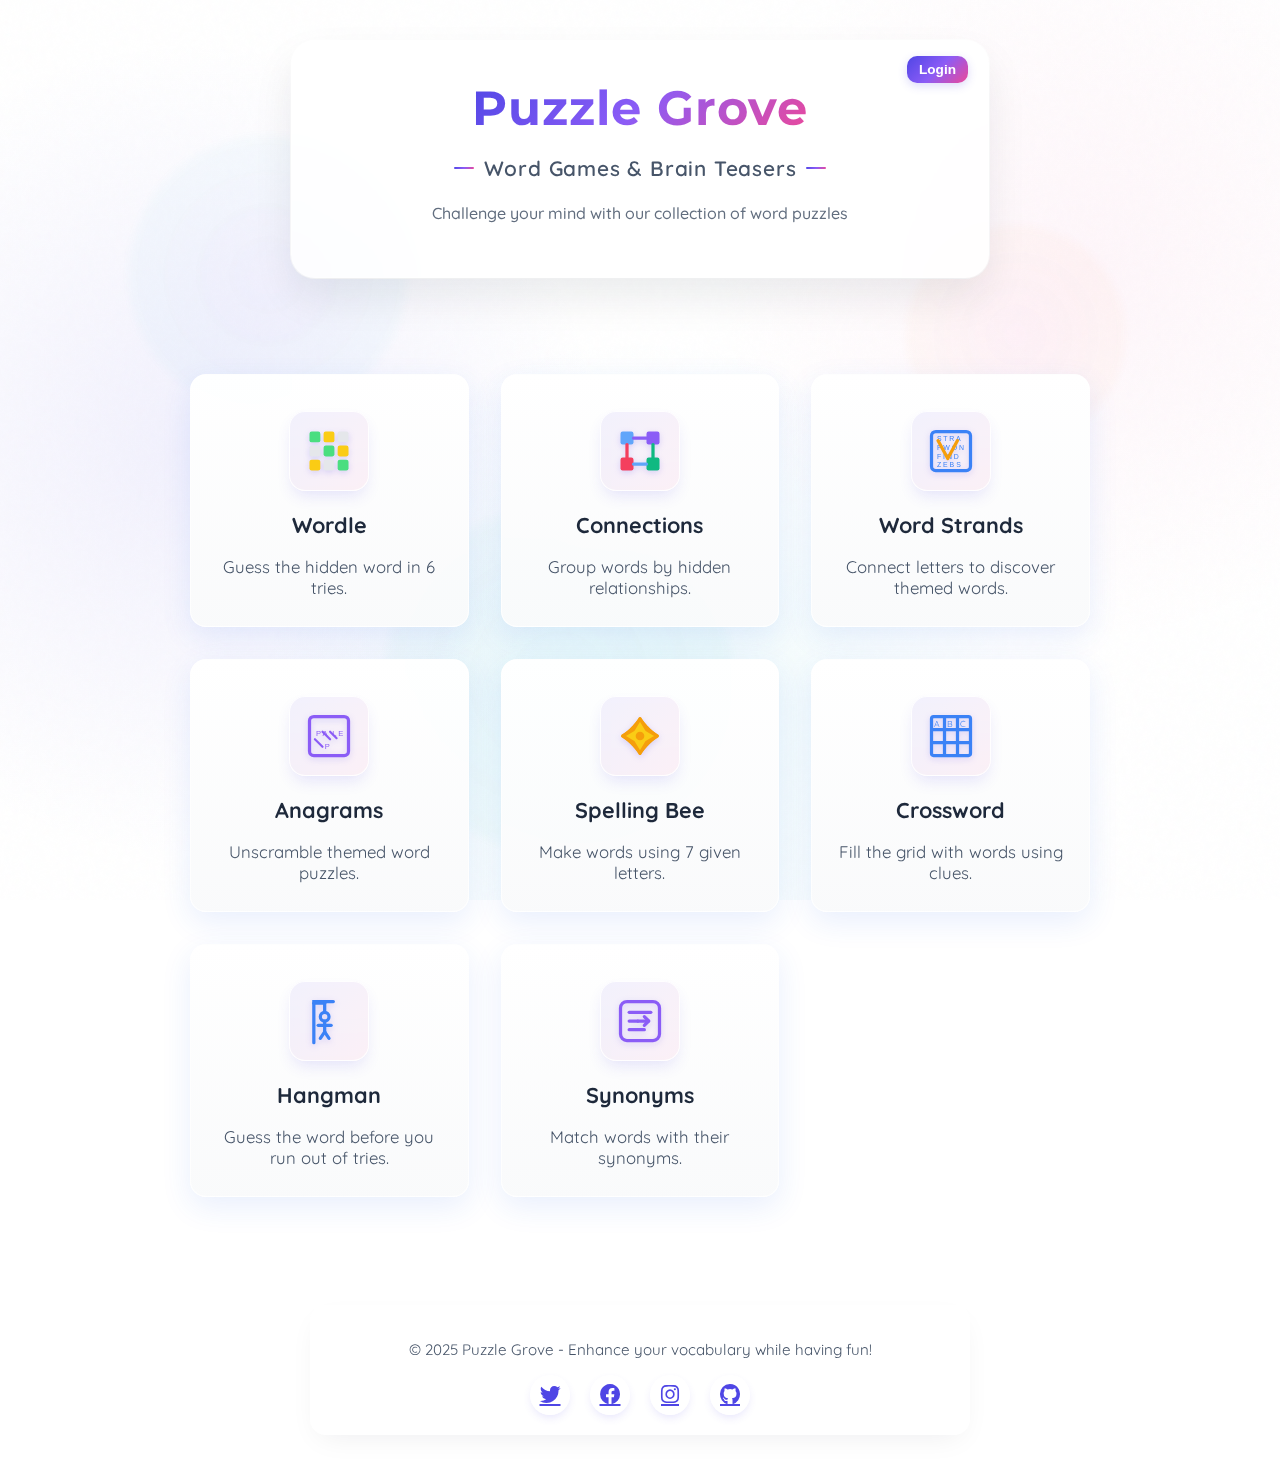
<file: index.html>
<!DOCTYPE html>
<html lang="en">
<head>
	<meta charset="UTF-8">
	<meta name="viewport" content="width=device-width, initial-scale=1.0">
	<title>Puzzle Grove - Word Games</title>
	<link href="https://fonts.googleapis.com/css2?family=Montserrat:wght@300;700&family=Quicksand:wght@400;500;600&display=swap" rel="stylesheet">
	<link href="https://cdnjs.cloudflare.com/ajax/libs/font-awesome/6.0.0/css/all.min.css" rel="stylesheet">
	<link href="https://cdn.jsdelivr.net/npm/bootstrap@5.3.2/dist/css/bootstrap.min.css" rel="stylesheet" integrity="sha384-T3c6CoIi6uLrA9TneNEoa7RxnatzjcDSCmG1MXxSR1GAsXEV/Dwwykc2MPK8M2HN" crossorigin="anonymous">
	<link rel="stylesheet" href="index.css">
</head>
<body>
	<div class="animated-bg">
		<div></div>
		<div></div>
		<div></div>
	</div>
	<div class="header">
		<div class="user-section" id="userSection">
			<div class="auth-buttons">
				<button id="loginBtn" class="auth-btn">Login</button>
				<button id="logoutBtn" class="auth-btn" style="display: none;">Logout</button>
			</div>
		</div>
		<h1>Puzzle Grove</h1>
		<div class="subtitle">Word Games & Brain Teasers</div>
		<p class="header-description">Challenge your mind with our collection of word puzzles</p>
		<div id="userGreeting" class="user-greeting-bottom" style="display: none;">
			<span id="welcomeMessage">Welcome back, User!</span>
			<div class="streak-info" id="streakInfo">
				<i class="fas fa-fire"></i>
				<span id="streakCount">0</span> day streak
			</div>
		</div>
	</div>
	<div class="games-grid">
		<div class="game-card" onclick="location.href='wordle.html'">
			<div class="game-graphic">
				<svg viewBox="0 0 24 24" fill="none" xmlns="http://www.w3.org/2000/svg">
					<rect x="3" y="3" width="5" height="5" rx="1" fill="#4ade80"/>
					<rect x="9.5" y="3" width="5" height="5" rx="1" fill="#facc15"/>
					<rect x="16" y="3" width="5" height="5" rx="1" fill="#e5e7eb"/>
					<rect x="3" y="9.5" width="5" height="5" rx="1" fill="#e5e7eb"/>
					<rect x="9.5" y="9.5" width="5" height="5" rx="1" fill="#4ade80"/>
					<rect x="16" y="9.5" width="5" height="5" rx="1" fill="#facc15"/>
					<rect x="3" y="16" width="5" height="5" rx="1" fill="#facc15"/>
					<rect x="9.5" y="16" width="5" height="5" rx="1" fill="#e5e7eb"/>
					<rect x="16" y="16" width="5" height="5" rx="1" fill="#4ade80"/>
				</svg>
			</div>
			<div class="game-title">Wordle</div>
			<div class="game-desc">Guess the hidden word in 6 tries.</div>
		</div>
		<div class="game-card" onclick="location.href='connections.html'">
			<div class="game-graphic">
				<svg viewBox="0 0 24 24" fill="none" xmlns="http://www.w3.org/2000/svg">
					<rect x="3" y="3" width="6" height="6" rx="1" fill="#60a5fa"/>
					<rect x="15" y="3" width="6" height="6" rx="1" fill="#8b5cf6"/>
					<rect x="3" y="15" width="6" height="6" rx="1" fill="#f43f5e"/>
					<rect x="15" y="15" width="6" height="6" rx="1" fill="#10b981"/>
					<path d="M9 6H15" stroke="#8b5cf6" stroke-width="1.5" stroke-linecap="round"/>
					<path d="M6 9V15" stroke="#f43f5e" stroke-width="1.5" stroke-linecap="round"/>
					<path d="M18 9V15" stroke="#10b981" stroke-width="1.5" stroke-linecap="round"/>
					<path d="M9 18H15" stroke="#60a5fa" stroke-width="1.5" stroke-linecap="round"/>
				</svg>
			</div>
			<div class="game-title">Connections</div>
			<div class="game-desc">Group words by hidden relationships.</div>
		</div>
		<div class="game-card" onclick="location.href='wordsearch.html'">
			<div class="game-graphic">
				<svg viewBox="0 0 24 24" fill="none" xmlns="http://www.w3.org/2000/svg">
                    <rect x="3" y="3" width="18" height="18" rx="2" stroke="#3b82f6" stroke-width="1.5"/>
                    <text x="5.5" y="7.5" font-family="sans-serif" font-size="3.2" fill="#3b82f6">S T R A</text>
                    <text x="5.5" y="11.5" font-family="sans-serif" font-size="3.2" fill="#3b82f6">P W O N</text>
                    <text x="5.5" y="15.5" font-family="sans-serif" font-size="3.2" fill="#3b82f6">F I N D</text>
                    <text x="5.5" y="19.5" font-family="sans-serif" font-size="3.2" fill="#3b82f6">Z E B S</text>
                    <path d="M6 7.2L10.5 15.5L15 7.2" stroke="#f59e0b" stroke-width="1.5" stroke-linecap="round" stroke-linejoin="round"/>
                </svg>
			</div>
			<div class="game-title">Word Strands</div>
			<div class="game-desc">Connect letters to discover themed words.</div>
		</div>
		<div class="game-card" onclick="location.href='anagrams.html'">
			<div class="game-graphic">
				<svg viewBox="0 0 24 24" fill="none" xmlns="http://www.w3.org/2000/svg">
					<rect x="3" y="3" width="18" height="18" rx="2" stroke="#8b5cf6" stroke-width="1.5"/>
                    <text x="6" y="12" font-family="sans-serif" font-size="3.5" fill="#8b5cf6">P A</text>
                    <text x="13.5" y="12" font-family="sans-serif" font-size="3.5" fill="#8b5cf6">L E</text>
                    <text x="10" y="18" font-family="sans-serif" font-size="3.5" fill="#8b5cf6">P</text>
                    <path d="M5.5 13.5l3.5 3.5m0-7l3.5 3.5m0-3.5l3 3" stroke="#8b5cf6" stroke-width="1" stroke-linecap="round"/>
				</svg>
			</div>
			<div class="game-title">Anagrams</div>
			<div class="game-desc">Unscramble themed word puzzles.</div>
		</div>
		<div class="game-card" onclick="location.href='spellingbee.html'">
			<div class="game-graphic">
				<svg viewBox="0 0 24 24" fill="none" xmlns="http://www.w3.org/2000/svg">
					<path d="M12 4L9 7.5L7.5 9L4 12L7.5 15L9 16.5L12 20L15 16.5L16.5 15L20 12L16.5 9L15 7.5L12 4Z" fill="#facc15" stroke="#f59e0b" stroke-width="1"/>
					<circle cx="12" cy="12" r="2" fill="#f59e0b"/>
					<path d="M12 4L15 9L20 12L15 15L12 20L9 15L4 12L9 9L12 4Z" stroke="#f59e0b" stroke-width="1.5" stroke-linejoin="round"/>
				</svg>
			</div>
			<div class="game-title">Spelling Bee</div>
			<div class="game-desc">Make words using 7 given letters.</div>
		</div>
		<div class="game-card" onclick="location.href='crossword.html'">
			<div class="game-graphic">
				<svg viewBox="0 0 24 24" fill="none" xmlns="http://www.w3.org/2000/svg">
					<rect x="3" y="3" width="18" height="18" rx="1" stroke="#3b82f6" stroke-width="1.5"/>
					<line x1="9" y1="3" x2="9" y2="21" stroke="#3b82f6" stroke-width="1.5"/>
					<line x1="15" y1="3" x2="15" y2="21" stroke="#3b82f6" stroke-width="1.5"/>
					<line x1="3" y1="9" x2="21" y2="9" stroke="#3b82f6" stroke-width="1.5"/>
					<line x1="3" y1="15" x2="21" y2="15" stroke="#3b82f6" stroke-width="1.5"/>
					<text x="4" y="8" font-size="4" fill="#3b82f6">A</text>
					<text x="10" y="8" font-size="4" fill="#3b82f6">B</text>
					<text x="16" y="8" font-size="4" fill="#3b82f6">C</text>
				</svg>
			</div>
			<div class="game-title">Crossword</div>
			<div class="game-desc">Fill the grid with words using clues.</div>
		</div>
		<div class="game-card" onclick="location.href='hangman.html'">
			<div class="game-graphic">
				<svg viewBox="0 0 24 24" fill="none" xmlns="http://www.w3.org/2000/svg">
					<path d="M5 22V3H14" stroke="#3b82f6" stroke-width="1.5" stroke-linecap="round"/>
					<line x1="5" y1="3.75" x2="10" y2="3.75" stroke="#3b82f6" stroke-width="1.5" stroke-linecap="round"/>
					<line x1="10" y1="3" x2="10" y2="8" stroke="#3b82f6" stroke-width="1.5" stroke-linecap="round"/>
					<circle cx="10" cy="10" r="2" stroke="#3b82f6" stroke-width="1.5"/>
					<path d="M10 12V17" stroke="#3b82f6" stroke-width="1.5" stroke-linecap="round"/>
					<path d="M7 14L13 14" stroke="#3b82f6" stroke-width="1.5" stroke-linecap="round"/>
					<path d="M10 17L8 20" stroke="#3b82f6" stroke-width="1.5" stroke-linecap="round"/>
					<path d="M10 17L12 20" stroke="#3b82f6" stroke-width="1.5" stroke-linecap="round"/>
				</svg>
			</div>
			<div class="game-title">Hangman</div>
			<div class="game-desc">Guess the word before you run out of tries.</div>
		</div>
		<div class="game-card" onclick="location.href='synonym.html'">
			<div class="game-graphic">
				<svg viewBox="0 0 24 24" fill="none" xmlns="http://www.w3.org/2000/svg">
					<path d="M7 8H17" stroke="#8b5cf6" stroke-width="1.5" stroke-linecap="round"/>
					<path d="M7 12H11" stroke="#8b5cf6" stroke-width="1.5" stroke-linecap="round"/>
					<path d="M7 16H14" stroke="#8b5cf6" stroke-width="1.5" stroke-linecap="round"/>
					<rect x="3" y="3" width="18" height="18" rx="3" stroke="#8b5cf6" stroke-width="1.5"/>
					<path d="M14 14L16 12L14 10" stroke="#8b5cf6" stroke-width="1.5" stroke-linecap="round" stroke-linejoin="round"/>
					<path d="M16 12H11" stroke="#8b5cf6" stroke-width="1.5" stroke-linecap="round"/>
				</svg>
			</div>
			<div class="game-title">Synonyms</div>
			<div class="game-desc">Match words with their synonyms.</div>
		</div>
	</div>

	<div class="page-footer">
		<p>© 2025 Puzzle Grove - Enhance your vocabulary while having fun!</p>
		<div class="social-links">
			<a href="#" class="social-link"><i class="fab fa-twitter"></i></a>
			<a href="#" class="social-link"><i class="fab fa-facebook"></i></a>
			<a href="#" class="social-link"><i class="fab fa-instagram"></i></a>
			<a href="#" class="social-link"><i class="fab fa-github"></i></a>
		</div>
	</div>

	<script>
		// Authentication functionality
		class AuthManager {
			constructor() {
				this.currentUser = null;
				this.init();
			}

			init() {
				// Load user from localStorage
				const savedUser = localStorage.getItem('puzzleGroveUser');
				if (savedUser) {
					this.currentUser = JSON.parse(savedUser);
					this.updateLoginStreak();
					this.updateUI();
				}

				// Setup event listeners
				document.getElementById('loginBtn').addEventListener('click', () => {
					window.location.href = 'login.html';
				});

				document.getElementById('logoutBtn').addEventListener('click', () => {
					this.logout();
				});
			}

			updateLoginStreak() {
				if (!this.currentUser) return;

				const today = new Date().toDateString();
				const lastLogin = this.currentUser.lastLogin;

				if (lastLogin !== today) {
					const yesterday = new Date();
					yesterday.setDate(yesterday.getDate() - 1);

					if (lastLogin === yesterday.toDateString()) {
						// Consecutive day - increment streak
						this.currentUser.streak++;
					} else if (lastLogin !== today) {
						// Break in streak - reset to 1
						this.currentUser.streak = 1;
					}

					this.currentUser.lastLogin = today;
					localStorage.setItem('puzzleGroveUser', JSON.stringify(this.currentUser));
				}
			}

			updateUI() {
				if (this.currentUser) {
					document.getElementById('loginBtn').style.display = 'none';
					document.getElementById('logoutBtn').style.display = 'block';
					document.getElementById('userGreeting').style.display = 'block';
					document.getElementById('welcomeMessage').textContent = `Welcome back, ${this.currentUser.username}!`;
					document.getElementById('streakCount').textContent = this.currentUser.streak;
				} else {
					document.getElementById('loginBtn').style.display = 'block';
					document.getElementById('logoutBtn').style.display = 'none';
					document.getElementById('userGreeting').style.display = 'none';
				}
			}

			logout() {
				localStorage.removeItem('puzzleGroveUser');
				this.currentUser = null;
				this.updateUI();
			}
		}

		// Initialize authentication
		const auth = new AuthManager();

		// Add subtle hover effect to game cards
		document.querySelectorAll('.game-card').forEach(card => {
			card.addEventListener('mouseenter', () => {
				const graphic = card.querySelector('.game-graphic');
				if (graphic) {
					graphic.style.transform = 'scale(1.2) translateY(-5px)';
				}
				// Add subtle rotation to SVG
				const svg = card.querySelector('.game-graphic svg');
				if (svg) {
					svg.style.transform = 'rotate(10deg)';
					svg.style.transition = 'transform 0.3s ease';
				}
			});
			
			card.addEventListener('mouseleave', () => {
				const graphic = card.querySelector('.game-graphic');
				if (graphic) {
					graphic.style.transform = 'scale(1) translateY(0)';
				}
				// Reset SVG rotation
				const svg = card.querySelector('.game-graphic svg');
				if (svg) {
					svg.style.transform = 'rotate(0deg)';
				}
			});
		});
	</script>
	<script src="https://cdn.jsdelivr.net/npm/bootstrap@5.3.2/dist/js/bootstrap.bundle.min.js" integrity="sha384-C6RzsynM9kWDrMNeT87bh95OGNyZPhcTNXj1NW7RuBCsyN/o0jlpcV8Qyq46cDfL" crossorigin="anonymous"></script>
</body>
</html>
</file>
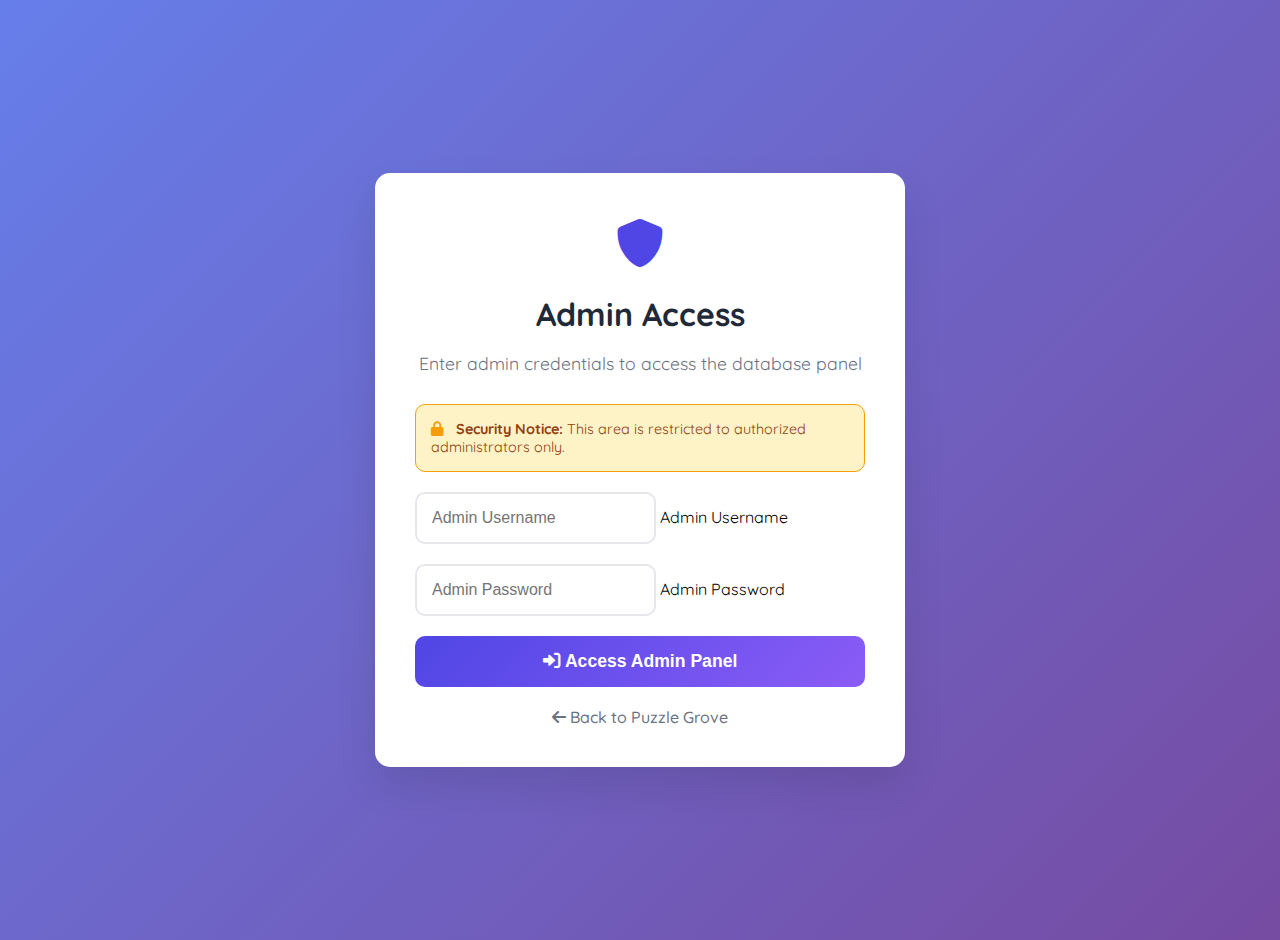
<file: admin-login.html>
<!DOCTYPE html>
<html lang="en">
<head>
    <meta charset="UTF-8">
    <meta name="viewport" content="width=device-width, initial-scale=1.0">
    <title>Admin Login - Puzzle Grove</title>
    <link href="https://fonts.googleapis.com/css2?family=Montserrat:wght@300;700&family=Quicksand:wght@400;500;600&display=swap" rel="stylesheet">
    <link href="https://cdnjs.cloudflare.com/ajax/libs/font-awesome/6.0.0/css/all.min.css" rel="stylesheet">
    <link href="https://cdn.jsdelivr.net/npm/bootstrap@5.3.2/dist/css/bootstrap.min.css" rel="stylesheet" integrity="sha384-T3c6CoIi6uLrA9TneNEoa7RxnatzjcDSCmG1MXxSR1GAsXEV/Dwwykc2MPK8M2HN" crossorigin="anonymous">
    <style>
        body {
            font-family: 'Quicksand', sans-serif;
            background: linear-gradient(135deg, #667eea 0%, #764ba2 100%);
            min-height: 100vh;
            display: flex;
            align-items: center;
            justify-content: center;
            margin: 0;
            padding: 20px;
        }
        .admin-login-container {
            background: white;
            border-radius: 15px;
            box-shadow: 0 20px 40px rgba(0,0,0,0.1);
            padding: 40px;
            max-width: 450px;
            width: 100%;
        }
        .admin-header {
            text-align: center;
            margin-bottom: 30px;
        }
        .admin-icon {
            font-size: 3rem;
            color: #4f46e5;
            margin-bottom: 15px;
        }
        .admin-title {
            font-size: 2rem;
            font-weight: bold;
            color: #1f2937;
            margin-bottom: 10px;
        }
        .admin-subtitle {
            color: #6b7280;
            font-size: 1.1rem;
        }
        .form-floating {
            margin-bottom: 20px;
        }
        .form-control {
            border-radius: 10px;
            border: 2px solid #e5e7eb;
            padding: 15px;
            font-size: 1rem;
        }
        .form-control:focus {
            border-color: #4f46e5;
            box-shadow: 0 0 0 0.2rem rgba(79, 70, 229, 0.25);
        }
        .btn-admin {
            background: linear-gradient(135deg, #4f46e5 0%, #8b5cf6 100%);
            border: none;
            border-radius: 10px;
            padding: 15px 30px;
            font-weight: 600;
            font-size: 1.1rem;
            width: 100%;
            color: white;
            transition: all 0.3s ease;
        }
        .btn-admin:hover {
            transform: translateY(-2px);
            box-shadow: 0 10px 20px rgba(79, 70, 229, 0.3);
            color: white;
        }
        .btn-admin:disabled {
            opacity: 0.6;
            cursor: not-allowed;
            transform: none;
        }
        .alert {
            border-radius: 10px;
            border: none;
            margin-bottom: 20px;
        }
        .back-link {
            text-align: center;
            margin-top: 20px;
        }
        .back-link a {
            color: #6b7280;
            text-decoration: none;
            font-weight: 500;
        }
        .back-link a:hover {
            color: #4f46e5;
        }
        .security-note {
            background: #fef3c7;
            border: 1px solid #f59e0b;
            border-radius: 10px;
            padding: 15px;
            margin-bottom: 20px;
            font-size: 0.9rem;
            color: #92400e;
        }
        .security-note i {
            color: #f59e0b;
            margin-right: 8px;
        }
    </style>
</head>
<body>
    <div class="admin-login-container">
        <div class="admin-header">
            <div class="admin-icon">
                <i class="fas fa-shield-alt"></i>
            </div>
            <h1 class="admin-title">Admin Access</h1>
            <p class="admin-subtitle">Enter admin credentials to access the database panel</p>
        </div>

        <div class="security-note">
            <i class="fas fa-lock"></i>
            <strong>Security Notice:</strong> This area is restricted to authorized administrators only.
        </div>

        <form id="adminLoginForm">
            <div class="form-floating">
                <input type="text" class="form-control" id="adminUsername" placeholder="Admin Username" required>
                <label for="adminUsername">Admin Username</label>
            </div>

            <div class="form-floating">
                <input type="password" class="form-control" id="adminPassword" placeholder="Admin Password" required>
                <label for="adminPassword">Admin Password</label>
            </div>

            <button type="submit" class="btn btn-admin" id="loginBtn">
                <i class="fas fa-sign-in-alt"></i> Access Admin Panel
            </button>
        </form>

        <div class="back-link">
            <a href="index.html">
                <i class="fas fa-arrow-left"></i> Back to Puzzle Grove
            </a>
        </div>

        <div id="errorMessage" class="alert alert-danger" style="display: none;"></div>
        <div id="successMessage" class="alert alert-success" style="display: none;"></div>
    </div>

    <script>
        class AdminLoginManager {
            constructor() {
                // Admin credentials (in production, these should be server-side)
                this.adminCredentials = {
                    username: 'admin',
                    password: 'puzzlegrove2024'
                };
                this.init();
            }

            init() {
                const form = document.getElementById('adminLoginForm');
                form.addEventListener('submit', (e) => {
                    this.handleLogin(e);
                });

                // Real-time validation
                document.getElementById('adminUsername').addEventListener('blur', () => {
                    this.validateUsername();
                });

                document.getElementById('adminPassword').addEventListener('blur', () => {
                    this.validatePassword();
                });
            }

            handleLogin(e) {
                e.preventDefault();
                
                const username = document.getElementById('adminUsername').value.trim();
                const password = document.getElementById('adminPassword').value;
                
                this.clearMessages();
                
                // Validate form
                if (!this.validateForm()) {
                    return;
                }
                
                // Check admin credentials
                if (username === this.adminCredentials.username && password === this.adminCredentials.password) {
                    this.loginSuccess();
                } else {
                    this.showError('Invalid admin credentials. Access denied.');
                }
            }

            validateForm() {
                const username = document.getElementById('adminUsername');
                const password = document.getElementById('adminPassword');
                let isValid = true;

                if (!this.validateUsername()) {
                    isValid = false;
                }

                if (!this.validatePassword()) {
                    isValid = false;
                }

                return isValid;
            }

            validateUsername() {
                const username = document.getElementById('adminUsername');
                const value = username.value.trim();
                
                if (value.length === 0) {
                    username.classList.remove('is-valid');
                    username.classList.add('is-invalid');
                    return false;
                } else {
                    username.classList.remove('is-invalid');
                    username.classList.add('is-valid');
                    return true;
                }
            }

            validatePassword() {
                const password = document.getElementById('adminPassword');
                const value = password.value;
                
                if (value.length === 0) {
                    password.classList.remove('is-valid');
                    password.classList.add('is-invalid');
                    return false;
                } else {
                    password.classList.remove('is-invalid');
                    password.classList.add('is-valid');
                    return true;
                }
            }

            loginSuccess() {
                // Create admin session
                const adminSession = {
                    isAdmin: true,
                    username: 'admin',
                    loginTime: new Date().toISOString(),
                    sessionId: 'admin_' + Date.now()
                };
                
                // Store admin session
                sessionStorage.setItem('puzzleGroveAdmin', JSON.stringify(adminSession));
                
                // Show success message
                this.showSuccess('Admin access granted. Redirecting...');
                
                // Redirect to admin panel
                setTimeout(() => {
                    window.location.href = 'admin.html';
                }, 1500);
            }

            showError(message) {
                const errorDiv = document.getElementById('errorMessage');
                errorDiv.textContent = message;
                errorDiv.style.display = 'block';
                
                // Hide after 5 seconds
                setTimeout(() => {
                    errorDiv.style.display = 'none';
                }, 5000);
            }

            showSuccess(message) {
                const successDiv = document.getElementById('successMessage');
                successDiv.textContent = message;
                successDiv.style.display = 'block';
            }

            clearMessages() {
                document.getElementById('errorMessage').style.display = 'none';
                document.getElementById('successMessage').style.display = 'none';
            }
        }

        // Initialize admin login manager
        new AdminLoginManager();
    </script>
</body>
</html>
</file>
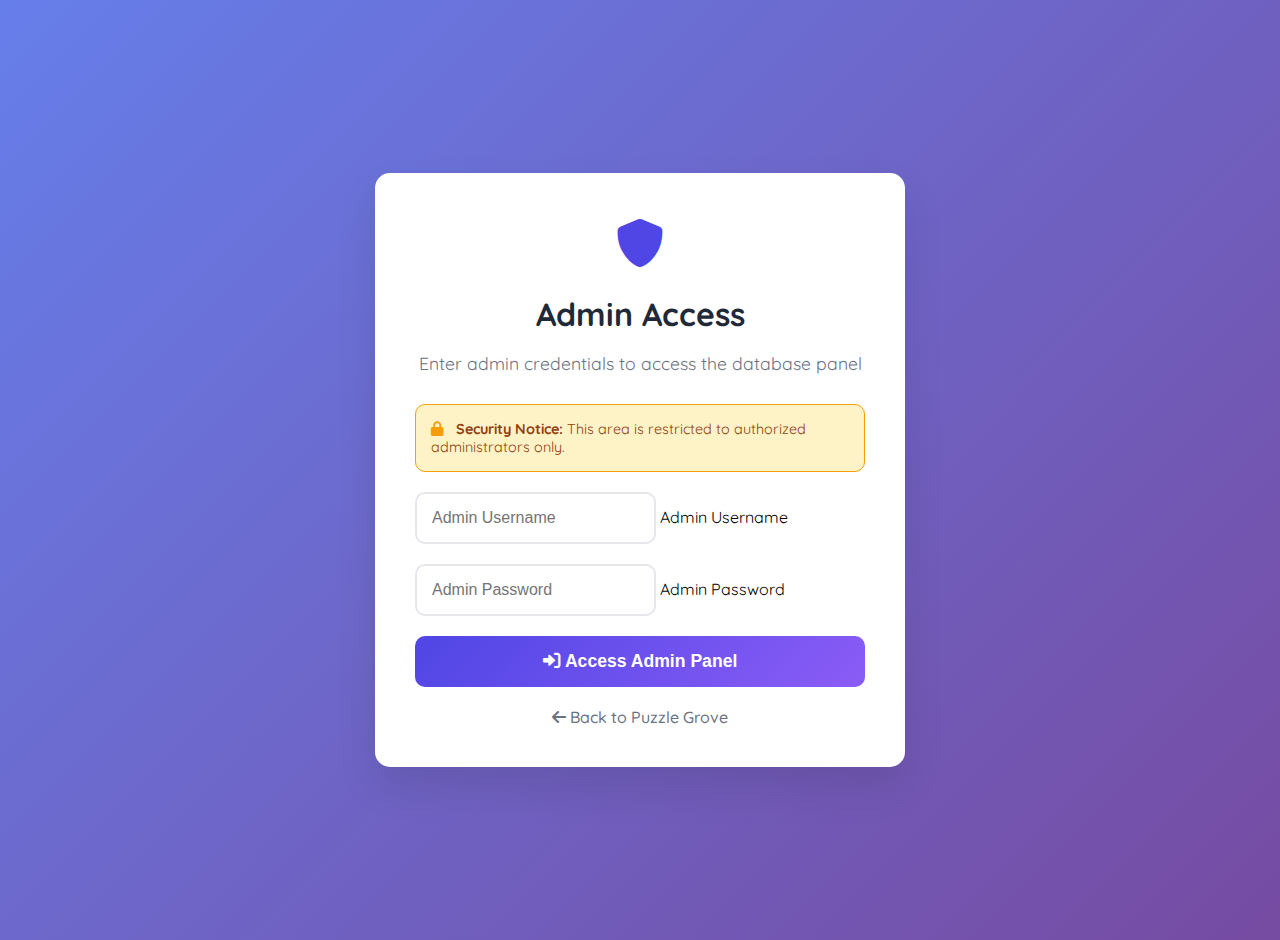
<file: admin.html>
<!DOCTYPE html>
<html lang="en">
<head>
    <meta charset="UTF-8">
    <meta name="viewport" content="width=device-width, initial-scale=1.0">
    <title>Database Admin - Puzzle Grove</title>
    <link href="https://fonts.googleapis.com/css2?family=Montserrat:wght@300;700&family=Quicksand:wght@400;500;600&display=swap" rel="stylesheet">
    <link href="https://cdnjs.cloudflare.com/ajax/libs/font-awesome/6.0.0/css/all.min.css" rel="stylesheet">
    <link href="https://cdn.jsdelivr.net/npm/bootstrap@5.3.2/dist/css/bootstrap.min.css" rel="stylesheet" integrity="sha384-T3c6CoIi6uLrA9TneNEoa7RxnatzjcDSCmG1MXxSR1GAsXEV/Dwwykc2MPK8M2HN" crossorigin="anonymous">
    <style>
        body {
            font-family: 'Quicksand', sans-serif;
            background: linear-gradient(135deg, #667eea 0%, #764ba2 100%);
            min-height: 100vh;
            padding: 20px;
        }
        .admin-container {
            max-width: 1200px;
            margin: 0 auto;
            background: white;
            border-radius: 15px;
            box-shadow: 0 20px 40px rgba(0,0,0,0.1);
            overflow: hidden;
        }
        .admin-header {
            background: linear-gradient(135deg, #4f46e5 0%, #8b5cf6 100%);
            color: white;
            padding: 30px;
            text-align: center;
        }
        .admin-content {
            padding: 30px;
        }
        .stats-grid {
            display: grid;
            grid-template-columns: repeat(auto-fit, minmax(250px, 1fr));
            gap: 20px;
            margin-bottom: 30px;
        }
        .stat-card {
            background: #f8fafc;
            border-radius: 10px;
            padding: 20px;
            text-align: center;
            border: 1px solid #e2e8f0;
        }
        .stat-number {
            font-size: 2rem;
            font-weight: bold;
            color: #4f46e5;
        }
        .stat-label {
            color: #64748b;
            margin-top: 5px;
        }
        .action-buttons {
            display: flex;
            gap: 15px;
            flex-wrap: wrap;
            margin-bottom: 30px;
        }
        .btn {
            border-radius: 8px;
            padding: 10px 20px;
            font-weight: 600;
        }
        .users-table {
            background: white;
            border-radius: 10px;
            overflow: hidden;
            border: 1px solid #e2e8f0;
        }
        .table {
            margin: 0;
        }
        .table th {
            background: #f8fafc;
            border: none;
            font-weight: 600;
            color: #374151;
        }
        .table td {
            border: none;
            border-bottom: 1px solid #e2e8f0;
        }
    </style>
</head>
<body>
    <div class="admin-container">
        <div class="admin-header">
            <h1><i class="fas fa-database"></i> Puzzle Grove Database Admin</h1>
            <p>Manage users and game data</p>
            <div style="margin-top: 15px;">
                <span style="background: rgba(255,255,255,0.2); padding: 8px 15px; border-radius: 20px; font-size: 0.9rem;">
                    <i class="fas fa-user-shield"></i> Admin Session Active
                </span>
            </div>
        </div>
        
        <div class="admin-content">
            <div class="stats-grid">
                <div class="stat-card">
                    <div class="stat-number" id="totalUsers">0</div>
                    <div class="stat-label">Total Users</div>
                </div>
                <div class="stat-card">
                    <div class="stat-number" id="totalGames">0</div>
                    <div class="stat-label">Total Games Played</div>
                </div>
                <div class="stat-card">
                    <div class="stat-number" id="totalScore">0</div>
                    <div class="stat-label">Total Score</div>
                </div>
                <div class="stat-card">
                    <div class="stat-number" id="activeUsers">0</div>
                    <div class="stat-label">Active Users</div>
                </div>
            </div>
            
            <div class="action-buttons">
                <button class="btn btn-primary" onclick="loadUsers()">
                    <i class="fas fa-refresh"></i> Refresh Data
                </button>
                <button class="btn btn-success" onclick="exportData()">
                    <i class="fas fa-download"></i> Export All Data
                </button>
                <button class="btn btn-warning" onclick="clearAllData()">
                    <i class="fas fa-trash"></i> Clear All Data
                </button>
                <button class="btn btn-info" onclick="createTestUser()">
                    <i class="fas fa-user-plus"></i> Create Test User
                </button>
                <button class="btn btn-secondary" onclick="adminLogout()">
                    <i class="fas fa-sign-out-alt"></i> Logout
                </button>
            </div>
            
            <div class="users-table">
                <table class="table">
                    <thead>
                        <tr>
                            <th>Username</th>
                            <th>Email</th>
                            <th>Registered</th>
                            <th>Last Login</th>
                            <th>Games Played</th>
                            <th>Total Score</th>
                            <th>Actions</th>
                        </tr>
                    </thead>
                    <tbody id="usersTableBody">
                        <!-- Users will be loaded here -->
                    </tbody>
                </table>
            </div>
        </div>
    </div>

    <!-- User Stats Modal -->
    <div class="modal fade" id="userStatsModal" tabindex="-1" aria-labelledby="userStatsModalLabel" aria-hidden="true">
        <div class="modal-dialog modal-lg">
            <div class="modal-content">
                <div class="modal-header">
                    <h5 class="modal-title" id="userStatsModalLabel">User Statistics</h5>
                    <button type="button" class="btn-close" data-bs-dismiss="modal" aria-label="Close"></button>
                </div>
                <div class="modal-body" id="userStatsContent">
                    <!-- Stats content will be loaded here -->
                </div>
                <div class="modal-footer">
                    <button type="button" class="btn btn-secondary" data-bs-dismiss="modal">Close</button>
                </div>
            </div>
        </div>
    </div>

    <script src="https://cdn.jsdelivr.net/npm/bootstrap@5.3.2/dist/js/bootstrap.bundle.min.js" integrity="sha384-C6RzsynM9kWDrMNeT87bh95OGNyZPhcTNXj1NW7RuBCsyN/o0jlpcV8Qyq46cDfL" crossorigin="anonymous"></script>
    <script src="database.js"></script>
    <script>
        let allUsers = [];
        let allStats = [];

        // Check admin authentication
        function checkAdminAuth() {
            const adminSession = sessionStorage.getItem('puzzleGroveAdmin');
            if (!adminSession) {
                // Redirect to admin login
                window.location.href = 'admin-login.html';
                return false;
            }
            
            try {
                const session = JSON.parse(adminSession);
                if (!session.isAdmin || !session.username) {
                    window.location.href = 'admin-login.html';
                    return false;
                }
                
                // Check if session is not too old (24 hours)
                const loginTime = new Date(session.loginTime);
                const now = new Date();
                const hoursDiff = (now - loginTime) / (1000 * 60 * 60);
                
                if (hoursDiff > 24) {
                    sessionStorage.removeItem('puzzleGroveAdmin');
                    window.location.href = 'admin-login.html';
                    return false;
                }
                
                return true;
            } catch (error) {
                sessionStorage.removeItem('puzzleGroveAdmin');
                window.location.href = 'admin-login.html';
                return false;
            }
        }

        // Initialize admin panel
        document.addEventListener('DOMContentLoaded', async function() {
            // Check authentication first
            if (!checkAdminAuth()) {
                return;
            }
            
            await window.dbManager.init();
            await loadUsers();
        });

        // Load all users and display them
        async function loadUsers() {
            try {
                // Get all users from the database
                const transaction = window.dbManager.db.transaction(['users'], 'readonly');
                const store = transaction.objectStore('users');
                const request = store.getAll();

                request.onsuccess = async () => {
                    allUsers = request.result;
                    allStats = [];

                    // Get stats for each user
                    for (const user of allUsers) {
                        try {
                            const stats = await window.dbManager.getUserStats(user.username);
                            allStats.push(stats);
                        } catch (error) {
                            console.log(`No stats found for user: ${user.username}`);
                            // Create empty stats structure
                            allStats.push({
                                userId: user.username,
                                username: user.username,
                                totalGamesPlayed: 0,
                                totalGamesWon: 0,
                                currentStreak: 0,
                                maxStreak: 0,
                                totalScore: 0,
                                gameStats: {
                                    wordle: { gamesPlayed: 0, gamesWon: 0, currentStreak: 0, maxStreak: 0 },
                                    connections: { gamesPlayed: 0, gamesWon: 0, currentStreak: 0, maxStreak: 0 },
                                    wordsearch: { gamesPlayed: 0, gamesWon: 0, currentStreak: 0, maxStreak: 0 },
                                    anagrams: { gamesPlayed: 0, gamesWon: 0, currentStreak: 0, maxStreak: 0 },
                                    spellingbee: { gamesPlayed: 0, gamesWon: 0, currentStreak: 0, maxStreak: 0 },
                                    crossword: { gamesPlayed: 0, gamesWon: 0, currentStreak: 0, maxStreak: 0 },
                                    hangman: { gamesPlayed: 0, gamesWon: 0, currentStreak: 0, maxStreak: 0 },
                                    synonym: { gamesPlayed: 0, gamesWon: 0, currentStreak: 0, maxStreak: 0 }
                                }
                            });
                        }
                    }

                    displayUsers();
                    updateStats();
                };

                request.onerror = () => {
                    console.error('Error loading users');
                };
            } catch (error) {
                console.error('Error loading users:', error);
            }
        }

        // Display users in the table
        function displayUsers() {
            const tbody = document.getElementById('usersTableBody');
            tbody.innerHTML = '';

            allUsers.forEach((user, index) => {
                const stats = allStats[index];
                const row = document.createElement('tr');
                
                row.innerHTML = `
                    <td>${user.username}</td>
                    <td>${user.email}</td>
                    <td>${new Date(user.registeredAt).toLocaleDateString()}</td>
                    <td>${user.lastLogin ? new Date(user.lastLogin).toLocaleDateString() : 'Never'}</td>
                    <td>${stats ? stats.totalGamesPlayed : 0}</td>
                    <td>${stats ? stats.totalScore : 0}</td>
                    <td>
                        <button class="btn btn-sm btn-outline-primary" onclick="viewUserStats('${user.username}')">
                            <i class="fas fa-chart-bar"></i> Stats
                        </button>
                        <button class="btn btn-sm btn-outline-warning" onclick="resetUserStats('${user.username}')">
                            <i class="fas fa-undo"></i> Reset
                        </button>
                        <button class="btn btn-sm btn-outline-danger" onclick="deleteUser(${user.id})">
                            <i class="fas fa-trash"></i> Delete
                        </button>
                    </td>
                `;
                
                tbody.appendChild(row);
            });
        }

        // Update statistics
        function updateStats() {
            document.getElementById('totalUsers').textContent = allUsers.length;
            
            const totalGames = allStats.reduce((sum, stats) => sum + (stats ? stats.totalGamesPlayed : 0), 0);
            document.getElementById('totalGames').textContent = totalGames;
            
            const totalScore = allStats.reduce((sum, stats) => sum + (stats ? stats.totalScore : 0), 0);
            document.getElementById('totalScore').textContent = totalScore;
            
            const activeUsers = allUsers.filter(user => user.lastLogin && 
                new Date(user.lastLogin) > new Date(Date.now() - 7 * 24 * 60 * 60 * 1000)).length;
            document.getElementById('activeUsers').textContent = activeUsers;
        }

        // View user statistics
        async function viewUserStats(username) {
            try {
                const stats = await window.dbManager.getUserStats(username);
                if (!stats) {
                    alert('No statistics found for this user');
                    return;
                }

                // Update modal title
                document.getElementById('userStatsModalLabel').textContent = `Statistics for ${username}`;

                // Create detailed stats HTML
                let statsHTML = `
                    <div class="row">
                        <div class="col-md-6">
                            <div class="card mb-3">
                                <div class="card-header bg-primary text-white">
                                    <h6 class="mb-0"><i class="fas fa-chart-line"></i> Overall Statistics</h6>
                                </div>
                                <div class="card-body">
                                    <div class="row">
                                        <div class="col-6">
                                            <div class="stat-item">
                                                <strong>Games Played:</strong><br>
                                                <span class="text-primary fs-4">${stats.totalGamesPlayed || 0}</span>
                                            </div>
                                        </div>
                                        <div class="col-6">
                                            <div class="stat-item">
                                                <strong>Games Won:</strong><br>
                                                <span class="text-success fs-4">${stats.totalGamesWon || 0}</span>
                                            </div>
                                        </div>
                                    </div>
                                    <hr>
                                    <div class="row">
                                        <div class="col-6">
                                            <div class="stat-item">
                                                <strong>Win Rate:</strong><br>
                                                <span class="text-info fs-4">${stats.totalGamesPlayed > 0 ? Math.round((stats.totalGamesWon / stats.totalGamesPlayed) * 100) : 0}%</span>
                                            </div>
                                        </div>
                                        <div class="col-6">
                                            <div class="stat-item">
                                                <strong>Total Score:</strong><br>
                                                <span class="text-warning fs-4">${stats.totalScore || 0}</span>
                                            </div>
                                        </div>
                                    </div>
                                    <hr>
                                    <div class="row">
                                        <div class="col-6">
                                            <div class="stat-item">
                                                <strong>Current Streak:</strong><br>
                                                <span class="text-primary fs-4">${stats.currentStreak || 0}</span>
                                            </div>
                                        </div>
                                        <div class="col-6">
                                            <div class="stat-item">
                                                <strong>Max Streak:</strong><br>
                                                <span class="text-success fs-4">${stats.maxStreak || 0}</span>
                                            </div>
                                        </div>
                                    </div>
                                </div>
                            </div>
                        </div>
                        <div class="col-md-6">
                            <div class="card mb-3">
                                <div class="card-header bg-info text-white">
                                    <h6 class="mb-0"><i class="fas fa-gamepad"></i> Game-Specific Stats</h6>
                                </div>
                                <div class="card-body" style="max-height: 300px; overflow-y: auto;">
                `;

                if (stats.gameStats) {
                    Object.keys(stats.gameStats).forEach(game => {
                        const gameStats = stats.gameStats[game];
                        const gameName = game.charAt(0).toUpperCase() + game.slice(1);
                        const winRate = gameStats.gamesPlayed > 0 ? Math.round((gameStats.gamesWon / gameStats.gamesPlayed) * 100) : 0;
                        
                        statsHTML += `
                            <div class="game-stats mb-2 p-2 border rounded">
                                <strong>${gameName}</strong>
                                <div class="row text-sm">
                                    <div class="col-6">Played: ${gameStats.gamesPlayed || 0}</div>
                                    <div class="col-6">Won: ${gameStats.gamesWon || 0}</div>
                                    <div class="col-6">Win Rate: ${winRate}%</div>
                                    <div class="col-6">Streak: ${gameStats.currentStreak || 0}</div>
                                </div>
                            </div>
                        `;
                    });
                }

                statsHTML += `
                                </div>
                            </div>
                        </div>
                    </div>
                    <div class="row">
                        <div class="col-12">
                            <div class="card">
                                <div class="card-header bg-secondary text-white">
                                    <h6 class="mb-0"><i class="fas fa-info-circle"></i> Account Information</h6>
                                </div>
                                <div class="card-body">
                                    <div class="row">
                                        <div class="col-md-6">
                                            <strong>Account Created:</strong><br>
                                            <span class="text-muted">${stats.createdAt ? new Date(stats.createdAt).toLocaleDateString() : 'Unknown'}</span>
                                        </div>
                                        <div class="col-md-6">
                                            <strong>Last Updated:</strong><br>
                                            <span class="text-muted">${stats.lastUpdated ? new Date(stats.lastUpdated).toLocaleDateString() : 'Never'}</span>
                                        </div>
                                    </div>
                                </div>
                            </div>
                        </div>
                    </div>
                `;

                // Update modal content
                document.getElementById('userStatsContent').innerHTML = statsHTML;

                // Show modal
                const modal = new bootstrap.Modal(document.getElementById('userStatsModal'));
                modal.show();

            } catch (error) {
                console.error('Error loading user stats:', error);
                alert('Error loading user statistics');
            }
        }

        // Delete user
        async function deleteUser(userId) {
            if (confirm('Are you sure you want to delete this user? This action cannot be undone.')) {
                try {
                    const transaction = window.dbManager.db.transaction(['users', 'userStats', 'gameProgress'], 'readwrite');
                    
                    // Delete from users
                    const usersStore = transaction.objectStore('users');
                    usersStore.delete(userId);
                    
                    // Delete from userStats
                    const statsStore = transaction.objectStore('userStats');
                    const statsRequest = statsStore.index('username');
                    const user = allUsers.find(u => u.id === userId);
                    if (user) {
                        const statsQuery = statsRequest.get(user.username);
                        statsQuery.onsuccess = () => {
                            if (statsQuery.result) {
                                statsStore.delete(statsQuery.result.userId);
                            }
                        };
                    }
                    
                    // Delete from gameProgress
                    const progressStore = transaction.objectStore('gameProgress');
                    const progressRequest = progressStore.index('userId');
                    if (user) {
                        const progressQuery = progressRequest.getAll(user.username);
                        progressQuery.onsuccess = () => {
                            progressQuery.result.forEach(progress => {
                                progressStore.delete(progress.id);
                            });
                        };
                    }
                    
                    transaction.oncomplete = () => {
                        alert('User deleted successfully');
                        loadUsers();
                    };
                } catch (error) {
                    alert('Error deleting user');
                }
            }
        }

        // Export all data
        async function exportData() {
            try {
                const exportData = {
                    users: allUsers,
                    stats: allStats,
                    exportDate: new Date().toISOString()
                };
                
                const dataStr = JSON.stringify(exportData, null, 2);
                const dataBlob = new Blob([dataStr], {type: 'application/json'});
                const url = URL.createObjectURL(dataBlob);
                const link = document.createElement('a');
                link.href = url;
                link.download = `puzzlegrove-export-${new Date().toISOString().split('T')[0]}.json`;
                link.click();
                URL.revokeObjectURL(url);
            } catch (error) {
                alert('Error exporting data');
            }
        }

        // Clear all data
        async function clearAllData() {
            if (confirm('Are you sure you want to clear ALL data? This action cannot be undone.')) {
                try {
                    await window.dbManager.clearAllData();
                    alert('All data cleared successfully');
                    loadUsers();
                } catch (error) {
                    alert('Error clearing data');
                }
            }
        }

        // Create test user
        async function createTestUser() {
            const testUser = {
                username: 'testuser' + Date.now(),
                email: 'test' + Date.now() + '@example.com',
                password: 'test123',
                fullName: 'Test User'
            };
            
            try {
                await window.dbManager.registerUser(testUser);
                alert('Test user created successfully');
                loadUsers();
            } catch (error) {
                alert('Error creating test user: ' + error.message);
            }
        }

        // Reset user stats function
        async function resetUserStats(username) {
            if (confirm(`Are you sure you want to reset all statistics for ${username}? This action cannot be undone.`)) {
                try {
                    await window.dbManager.resetUserStats(username);
                    alert(`Statistics for ${username} have been reset successfully.`);
                    loadUsers(); // Refresh the user list
                } catch (error) {
                    alert('Error resetting user statistics: ' + error.message);
                }
            }
        }

        // Admin logout function
        function adminLogout() {
            if (confirm('Are you sure you want to logout from admin panel?')) {
                sessionStorage.removeItem('puzzleGroveAdmin');
                window.location.href = 'admin-login.html';
            }
        }
    </script>
</body>
</html>
</file>
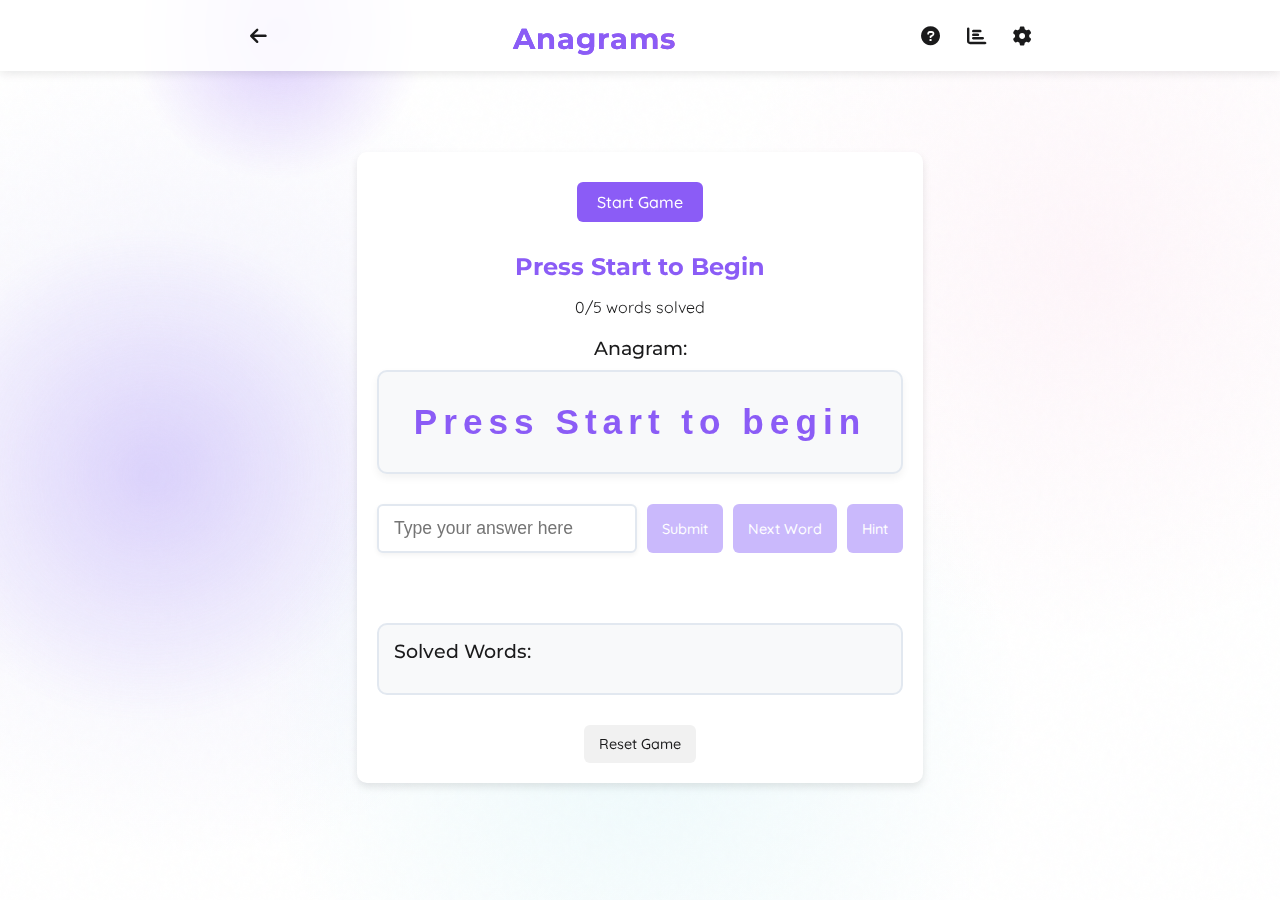
<file: anagrams.html>
<!DOCTYPE html>
<html lang="en">
<head>
    <meta charset="UTF-8">
    <meta name="viewport" content="width=device-width, initial-scale=1.0">
    <title>Anagrams - Puzzle Grove</title>
    <link href="https://fonts.googleapis.com/css2?family=Montserrat:wght@300;700&family=Quicksand:wght@400;500;600&family=Clear+Sans:wght@400;500;700&display=swap" rel="stylesheet">
    <link href="https://cdnjs.cloudflare.com/ajax/libs/font-awesome/6.0.0/css/all.min.css" rel="stylesheet">
    <link href="https://cdn.jsdelivr.net/npm/bootstrap@5.3.2/dist/css/bootstrap.min.css" rel="stylesheet" integrity="sha384-T3c6CoIi6uLrA9TneNEoa7RxnatzjcDSCmG1MXxSR1GAsXEV/Dwwykc2MPK8M2HN" crossorigin="anonymous">
    <link rel="stylesheet" href="index.css">
    <link rel="stylesheet" href="anagrams.css">
</head>
<body>
    <div class="animated-bg anagrams-bg">
        <div></div>
        <div></div>
        <div></div>
    </div>

    <header class="game-header">
        <div class="header-content">
            <a href="index.html" class="back-button">
                <i class="fas fa-arrow-left"></i>
            </a>
            <h1>Anagrams</h1>
            <div class="game-actions">
                <button id="helpBtn" class="icon-button" aria-label="Help">
                    <i class="fas fa-question-circle"></i>
                </button>
                <button id="statsBtn" class="icon-button" aria-label="Statistics">
                    <i class="fas fa-chart-bar"></i>
                </button>
                <button id="settingsBtn" class="icon-button" aria-label="Settings">
                    <i class="fas fa-cog"></i>
                </button>
            </div>
        </div>
    </header>

    <main class="anagrams-game">
        <div id="messageDisplay" class="message-display"></div>
        
        <div class="game-container">
            <div class="game-starter">
                <button id="start-button" class="primary-button">Start Game</button>
            </div>

            <div class="game-area">
                <div class="theme-display">
                    <h2 id="current-theme">Press Start to Begin</h2>
                    <p id="words-solved">0/5 words solved</p>
                </div>
                
                <div class="anagram-display">
                    <h3>Anagram:</h3>
                    <div id="anagram-word">Press Start to begin</div>
                </div>
                
                <div class="answer-section">
                    <input type="text" id="answer-input" placeholder="Type your answer here" disabled>
                    <button id="submit-button" class="game-button" disabled>Submit</button>
                    <button id="next-button" class="game-button" disabled>Next Word</button>
                    <button id="hint-button" class="game-button" disabled>Hint</button>
                </div>
                
                <div class="feedback-section">
                    <p id="feedback-message"></p>
                </div>
            </div>
            
            <div class="solved-words">
                <h3>Solved Words:</h3>
                <ul id="solved-list"></ul>
            </div>
            
            <div class="game-controls">
                <button id="reset-button" class="control-button">Reset Game</button>
            </div>
        </div>
    </main>
    
    <!-- Help Modal -->
    <div id="helpModal" class="modal">
        <div class="modal-content">
            <div class="modal-header">
                <h2>How to Play</h2>
                <span class="close">&times;</span>
            </div>
            <div class="modal-body">
                <p>Unscramble the anagrams to discover themed words!</p>
                <ul>
                    <li>Choose a theme to start the game.</li>
                    <li>Unscramble the jumbled letters to form the correct word.</li>
                    <li>Type your answer and click 'Submit' to check.</li>
                    <li>Use the 'Hint' button if you're stuck.</li>
                    <li>Complete all 5 words in each theme to win!</li>
                </ul>
            </div>
        </div>
    </div>
    
    <!-- Stats Modal -->
    <div id="statsModal" class="modal">
        <div class="modal-content">
            <div class="modal-header">
                <h2>Statistics</h2>
                <span class="close">&times;</span>
            </div>
            <div class="modal-body">
                <div class="stats-grid">
                    <div class="stat-item">
                        <div id="gamesPlayed" class="stat-value">0</div>
                        <div class="stat-label">Played</div>
                    </div>
                    <div class="stat-item">
                        <div id="wordsGuessed" class="stat-value">0</div>
                        <div class="stat-label">Words Solved</div>
                    </div>
                    <div class="stat-item">
                        <div id="currentStreak" class="stat-value">0</div>
                        <div class="stat-label">Current Streak</div>
                    </div>
                    <div class="stat-item">
                        <div id="maxStreak" class="stat-value">0</div>
                        <div class="stat-label">Max Streak</div>
                    </div>
                </div>
                <div class="share-section">
                    <button id="shareButton" class="primary-button">
                        Share <i class="fas fa-share-alt"></i>
                    </button>
                </div>
            </div>
        </div>
    </div>
    
    <!-- Settings Modal -->
    <div id="settingsModal" class="modal">
        <div class="modal-content">
            <div class="modal-header">
                <h2>Settings</h2>
                <span class="close">&times;</span>
            </div>
            <div class="modal-body">
                <div class="setting-item">
                    <span>Dark Theme</span>
                    <label class="toggle">
                        <input type="checkbox" id="darkThemeToggle">
                        <span class="toggle-slider"></span>
                    </label>
                </div>
                <div class="setting-item">
                    <span>High Contrast</span>
                    <label class="toggle">
                        <input type="checkbox" id="highContrastToggle">
                        <span class="toggle-slider"></span>
                    </label>
                </div>
                <div class="setting-item">
                    <span>Difficulty Level</span>
                    <select id="difficultySelect" class="settings-select">
                        <option value="normal">Normal</option>
                        <option value="hard">Hard (No Hints)</option>
                    </select>
                </div>
            </div>
        </div>
    </div>
    
    <!-- Game End Modal -->
    <div id="gameEndModal" class="modal">
        <div class="modal-content">
            <div class="modal-header">
                <h2>Theme Complete!</h2>
                <span class="close">&times;</span>
            </div>
            <div class="modal-body">
                <p id="gameEndMessage"></p>
                <div class="share-section">
                    <button id="gameEndShareButton" class="primary-button">
                        Share <i class="fas fa-share-alt"></i>
                    </button>
                </div>
                <div class="play-again-section">
                    <button id="playAgainButton" class="primary-button">
                        Play Another Theme
                    </button>
                </div>
            </div>
        </div>
    </div>
    
    <script src="database.js"></script>
    <script src="anagrams.js"></script>
    <script src="https://cdn.jsdelivr.net/npm/bootstrap@5.3.2/dist/js/bootstrap.bundle.min.js" integrity="sha384-C6RzsynM9kWDrMNeT87bh95OGNyZPhcTNXj1NW7RuBCsyN/o0jlpcV8Qyq46cDfL" crossorigin="anonymous"></script>
</body>
</html>
</file>
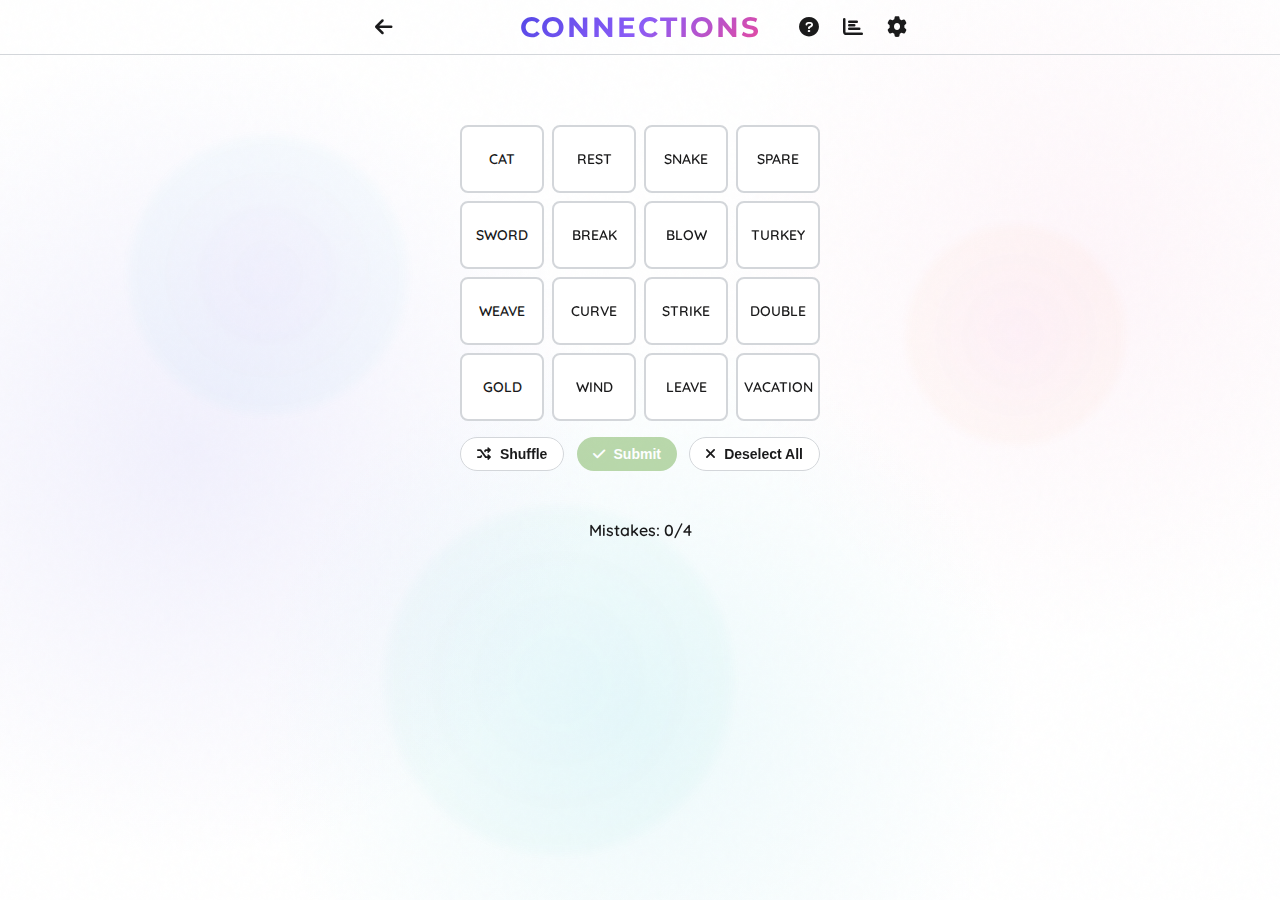
<file: connections.html>
<!DOCTYPE html>
<html lang="en">
<head>
    <meta charset="UTF-8">
    <meta name="viewport" content="width=device-width, initial-scale=1.0">
    <title>Connections - Puzzle Grove</title>
    <link href="https://fonts.googleapis.com/css2?family=Montserrat:wght@300;700&family=Quicksand:wght@400;500;600&family=Clear+Sans:wght@400;500;700&display=swap" rel="stylesheet">
    <link href="https://cdnjs.cloudflare.com/ajax/libs/font-awesome/6.0.0/css/all.min.css" rel="stylesheet">
    <link href="https://cdn.jsdelivr.net/npm/bootstrap@5.3.2/dist/css/bootstrap.min.css" rel="stylesheet" integrity="sha384-T3c6CoIi6uLrA9TneNEoa7RxnatzjcDSCmG1MXxSR1GAsXEV/Dwwykc2MPK8M2HN" crossorigin="anonymous">
    <link rel="stylesheet" href="index.css">
    <link rel="stylesheet" href="connections.css">
</head>
<body>
    <div class="animated-bg connections-bg">
        <div></div>
        <div></div>
        <div></div>
    </div>

    <header class="game-header">
        <div class="header-content">
            <a href="index.html" class="back-button">
                <i class="fas fa-arrow-left"></i>
            </a>
            <h1>Connections</h1>
            <div class="game-actions">
                <button id="helpBtn" class="icon-button" aria-label="Help">
                    <i class="fas fa-question-circle"></i>
                </button>
                <button id="statsBtn" class="icon-button" aria-label="Statistics">
                    <i class="fas fa-chart-bar"></i>
                </button>
                <button id="settingsBtn" class="icon-button" aria-label="Settings">
                    <i class="fas fa-cog"></i>
                </button>
            </div>
        </div>
    </header>

    <main class="connections-game">
        <div id="messageDisplay" class="message-display"></div>
        
        <div class="game-board">
            <!-- Tiles will be generated by JavaScript -->
        </div>
        
        <div class="game-controls">
            <button id="shuffleBtn" class="control-button">
                <i class="fas fa-random"></i> Shuffle
            </button>
            <button id="submitBtn" class="control-button primary-button">
                <i class="fas fa-check"></i> Submit
            </button>
            <button id="deselectBtn" class="control-button">
                <i class="fas fa-times"></i> Deselect All
            </button>
        </div>
        
        <div class="groups-container">
            <!-- Found groups will appear here -->
        </div>
        
        <div class="mistakes-counter">
            <span>Mistakes: </span>
            <span id="mistakesCount">0</span><span>/4</span>
        </div>
    </main>
    
    <!-- Help Modal -->
    <div id="helpModal" class="modal">
        <div class="modal-content">
            <div class="modal-header">
                <h2>How to Play</h2>
                <span class="close">&times;</span>
            </div>
            <div class="modal-body">
                <p>Find groups of four items that share something in common.</p>
                <ul>
                    <li>Select four items and tap 'Submit' to check if they belong together.</li>
                    <li>Find groups from easiest (yellow) to hardest (purple).</li>
                    <li>You can make up to 4 mistakes.</li>
                </ul>
                <div class="color-legend">
                    <div class="legend-item">
                        <div class="color-box yellow"></div>
                        <span>Yellow - Easiest</span>
                    </div>
                    <div class="legend-item">
                        <div class="color-box green"></div>
                        <span>Green - Easy</span>
                    </div>
                    <div class="legend-item">
                        <div class="color-box blue"></div>
                        <span>Blue - Medium</span>
                    </div>
                    <div class="legend-item">
                        <div class="color-box purple"></div>
                        <span>Purple - Hard</span>
                    </div>
                </div>
            </div>
        </div>
    </div>
    
    <!-- Stats Modal -->
    <div id="statsModal" class="modal">
        <div class="modal-content">
            <div class="modal-header">
                <h2>Statistics</h2>
                <span class="close">&times;</span>
            </div>
            <div class="modal-body">
                <div class="stats-grid">
                    <div class="stat-item">
                        <div id="gamesPlayed" class="stat-value">0</div>
                        <div class="stat-label">Played</div>
                    </div>
                    <div class="stat-item">
                        <div id="winPercentage" class="stat-value">0</div>
                        <div class="stat-label">Win %</div>
                    </div>
                    <div class="stat-item">
                        <div id="currentStreak" class="stat-value">0</div>
                        <div class="stat-label">Current Streak</div>
                    </div>
                    <div class="stat-item">
                        <div id="maxStreak" class="stat-value">0</div>
                        <div class="stat-label">Max Streak</div>
                    </div>
                </div>
                <div class="share-section">
                    <button id="shareButton" class="primary-button">
                        Share <i class="fas fa-share-alt"></i>
                    </button>
                </div>
            </div>
        </div>
    </div>
    
    <!-- Settings Modal -->
    <div id="settingsModal" class="modal">
        <div class="modal-content">
            <div class="modal-header">
                <h2>Settings</h2>
                <span class="close">&times;</span>
            </div>
            <div class="modal-body">
                <div class="setting-item">
                    <span>Dark Theme</span>
                    <label class="toggle">
                        <input type="checkbox" id="darkThemeToggle">
                        <span class="toggle-slider"></span>
                    </label>
                </div>
                <div class="setting-item">
                    <span>High Contrast</span>
                    <label class="toggle">
                        <input type="checkbox" id="highContrastToggle">
                        <span class="toggle-slider"></span>
                    </label>
                </div>
            </div>
        </div>
    </div>
    
    <!-- Game End Modal -->
    <div id="gameEndModal" class="modal">
        <div class="modal-content">
            <div class="modal-header">
                <h2>Puzzle Complete!</h2>
                <span class="close">&times;</span>
            </div>
            <div class="modal-body">
                <p id="gameEndMessage"></p>
                <div class="share-section">
                    <button id="gameEndShareButton" class="primary-button">
                        Share <i class="fas fa-share-alt"></i>
                    </button>
                </div>
                <div class="play-again-section">
                    <button id="playAgainButton" class="primary-button">
                        Play Again
                    </button>
                </div>
            </div>
        </div>
    </div>

    <script src="database.js"></script>
    <script src="connections.js"></script>
    <script src="https://cdn.jsdelivr.net/npm/bootstrap@5.3.2/dist/js/bootstrap.bundle.min.js" integrity="sha384-C6RzsynM9kWDrMNeT87bh95OGNyZPhcTNXj1NW7RuBCsyN/o0jlpcV8Qyq46cDfL" crossorigin="anonymous"></script>
</body>
</html>
</file>
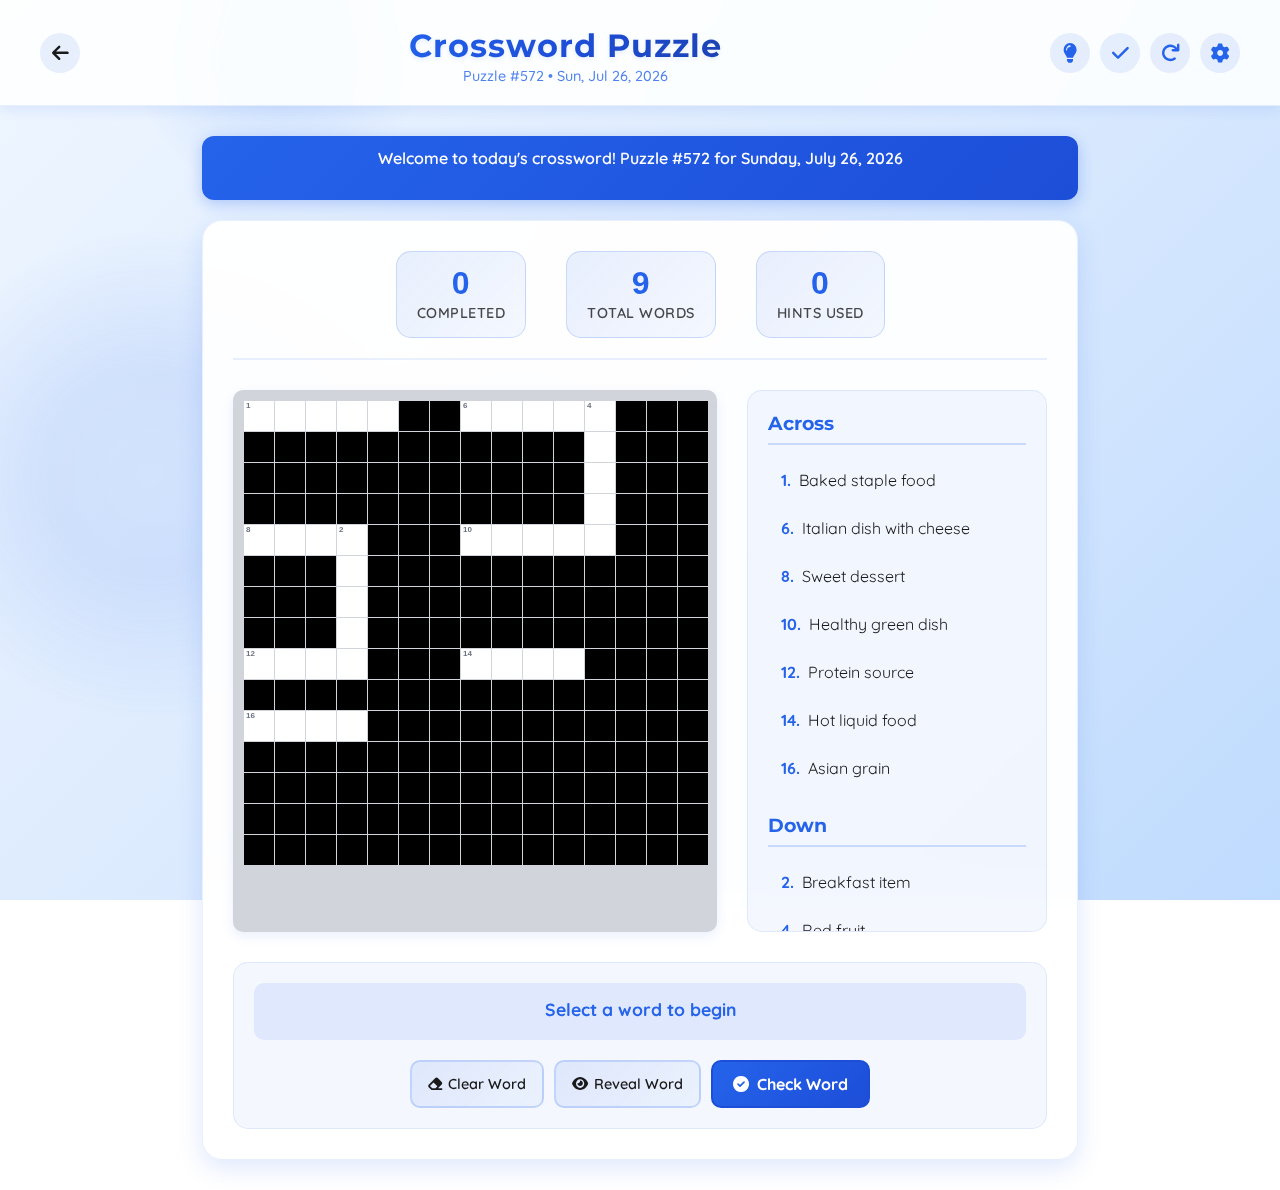
<file: crossword.html>
<!DOCTYPE html>
<html lang="en">
<head>
    <meta charset="UTF-8">
    <meta name="viewport" content="width=device-width, initial-scale=1.0">
    <title>Crossword Puzzle - Puzzle Grove</title>
    <link href="https://fonts.googleapis.com/css2?family=Montserrat:wght@300;700&family=Quicksand:wght@400;500;600&family=Clear+Sans:wght@400;500;700&display=swap" rel="stylesheet">
    <link href="https://cdnjs.cloudflare.com/ajax/libs/font-awesome/6.0.0/css/all.min.css" rel="stylesheet">
    <link href="https://cdn.jsdelivr.net/npm/bootstrap@5.3.2/dist/css/bootstrap.min.css" rel="stylesheet" integrity="sha384-T3c6CoIi6uLrA9TneNEoa7RxnatzjcDSCmG1MXxSR1GAsXEV/Dwwykc2MPK8M2HN" crossorigin="anonymous">
    <link rel="stylesheet" href="index.css">
    <link rel="stylesheet" href="crossword.css">
</head>
<body>
    <div class="animated-bg crossword-bg">
        <div></div>
        <div></div>
        <div></div>
    </div>

    <header class="game-header">
        <div class="header-content">
            <a href="index.html" class="back-button">
                <i class="fas fa-arrow-left"></i>
            </a>
            <div class="header-title">
                <h1>Crossword Puzzle</h1>
                <div class="puzzle-info" id="puzzleInfo">Loading...</div>
            </div>
            <div class="game-actions">
                <button id="hintBtn" class="icon-button" aria-label="Hint">
                    <i class="fas fa-lightbulb"></i>
                </button>
                <button id="checkBtn" class="icon-button" aria-label="Check Answers">
                    <i class="fas fa-check"></i>
                </button>
                <button id="resetBtn" class="icon-button" aria-label="Reset">
                    <i class="fas fa-redo"></i>
                </button>
                <button id="settingsBtn" class="icon-button" aria-label="Settings">
                    <i class="fas fa-cog"></i>
                </button>
            </div>
        </div>
    </header>

    <main class="crossword-game">
        <div id="messageDisplay" class="message-display"></div>
        
        <div class="game-container">
            <div class="game-stats">
                <div class="stat-item">
                    <div class="stat-value" id="completedWords">0</div>
                    <div class="stat-label">Completed</div>
                </div>
                <div class="stat-item">
                    <div class="stat-value" id="totalWords">0</div>
                    <div class="stat-label">Total Words</div>
                </div>
                <div class="stat-item">
                    <div class="stat-value" id="hintsUsed">0</div>
                    <div class="stat-label">Hints Used</div>
                </div>
            </div>

            <div class="crossword-container">
                <div class="crossword-grid" id="crosswordGrid">
                    <!-- Grid cells will be generated dynamically -->
                </div>
                
                <div class="clues-container">
                    <div class="clues-section">
                        <h3>Across</h3>
                        <div id="acrossClues" class="clues-list">
                            <!-- Across clues will be populated here -->
                        </div>
                    </div>
                    <div class="clues-section">
                        <h3>Down</h3>
                        <div id="downClues" class="clues-list">
                            <!-- Down clues will be populated here -->
                        </div>
                    </div>
                </div>
            </div>

            <div class="crossword-controls">
                <div class="input-section">
                    <div class="current-word-info" id="currentWordInfo">
                        <span id="currentDirection">Select a word to begin</span>
                        <span id="currentClue"></span>
                    </div>
                </div>
                
                <div class="control-buttons">
                    <button id="clearWordBtn" class="control-button">
                        <i class="fas fa-eraser"></i> Clear Word
                    </button>
                    <button id="revealWordBtn" class="control-button">
                        <i class="fas fa-eye"></i> Reveal Word
                    </button>
                    <button id="checkWordBtn" class="primary-button">
                        <i class="fas fa-check-circle"></i> Check Word
                    </button>
                </div>
            </div>
        </div>
    </main>
    
    <!-- Settings Modal -->
    <div id="settingsModal" class="modal">
        <div class="modal-content">
            <div class="modal-header">
                <h2>Settings</h2>
                <span class="close">&times;</span>
            </div>
            <div class="modal-body">
                <div class="setting-item">
                    <span>Show Timer</span>
                    <label class="toggle">
                        <input type="checkbox" id="showTimerToggle" checked>
                        <span class="toggle-slider"></span>
                    </label>
                </div>
                <div class="setting-item">
                    <span>Auto Check Words</span>
                    <label class="toggle">
                        <input type="checkbox" id="autoCheckToggle" checked>
                        <span class="toggle-slider"></span>
                    </label>
                </div>
                <div class="setting-item">
                    <span>Dark Theme</span>
                    <label class="toggle">
                        <input type="checkbox" id="darkThemeToggle">
                        <span class="toggle-slider"></span>
                    </label>
                </div>
                <div class="setting-item">
                    <span>Sound Effects</span>
                    <label class="toggle">
                        <input type="checkbox" id="soundToggle" checked>
                        <span class="toggle-slider"></span>
                    </label>
                </div>
            </div>
        </div>
    </div>
    
    <!-- Hint Modal -->
    <div id="hintModal" class="modal">
        <div class="modal-content">
            <div class="modal-header">
                <h2>Hint</h2>
                <span class="close">&times;</span>
            </div>
            <div class="modal-body">
                <div id="hintContent">
                    <p>Select a word to get a hint!</p>
                </div>
                <div class="hint-actions">
                    <button id="revealLetterBtn" class="primary-button">
                        <i class="fas fa-font"></i> Reveal Letter
                    </button>
                </div>
            </div>
        </div>
    </div>

    <!-- Completion Modal -->
    <div id="completionModal" class="modal">
        <div class="modal-content">
            <div class="modal-header">
                <h2>🎉 Congratulations!</h2>
                <span class="close">&times;</span>
            </div>
            <div class="modal-body">
                <div class="completion-stats">
                    <h3>Puzzle Complete!</h3>
                    <div class="final-stats">
                        <div class="final-stat">
                            <span>Total Words:</span>
                            <span id="finalTotalWords">0</span>
                        </div>
                        <div class="final-stat">
                            <span>Hints Used:</span>
                            <span id="finalHintsUsed">0</span>
                        </div>
                        <div class="final-stat">
                            <span>Time:</span>
                            <span id="finalTime">00:00</span>
                        </div>
                    </div>
                </div>
                <div class="completion-actions">
                    <button id="newPuzzleBtn" class="primary-button">
                        <i class="fas fa-puzzle-piece"></i> New Puzzle
                    </button>
                    <button id="shareResultsBtn" class="control-button">
                        <i class="fas fa-share"></i> Share
                    </button>
                </div>
            </div>
        </div>
    </div>

    <script src="database.js"></script>
    <script src="crossword.js"></script>
    <script src="https://cdn.jsdelivr.net/npm/bootstrap@5.3.2/dist/js/bootstrap.bundle.min.js" integrity="sha384-C6RzsynM9kWDrMNeT87bh95OGNyZPhcTNXj1NW7RuBCsyN/o0jlpcV8Qyq46cDfL" crossorigin="anonymous"></script>
</body>
</html>
</file>
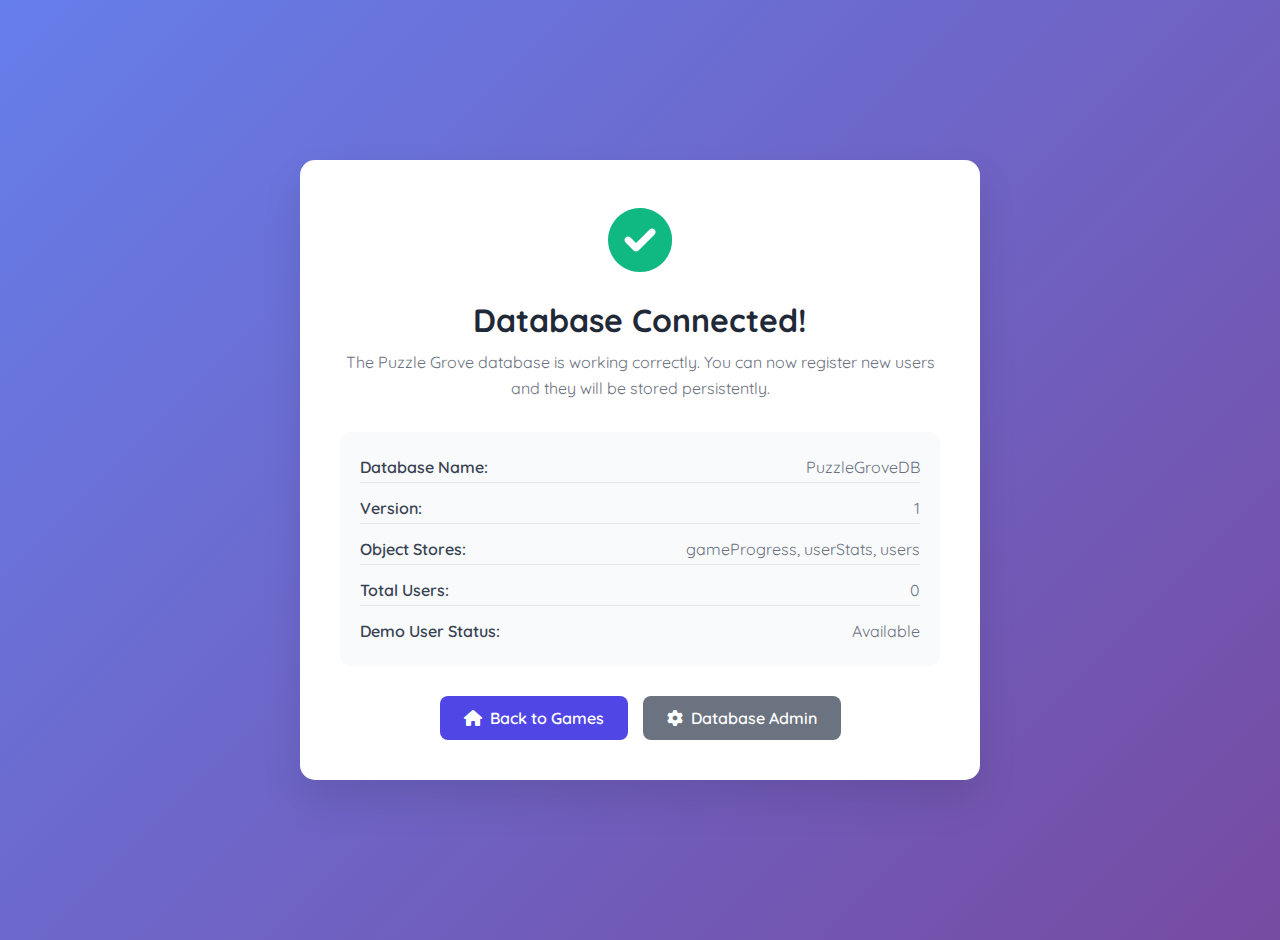
<file: db-status.html>
<!DOCTYPE html>
<html lang="en">
<head>
    <meta charset="UTF-8">
    <meta name="viewport" content="width=device-width, initial-scale=1.0">
    <title>Database Status - Puzzle Grove</title>
    <link href="https://fonts.googleapis.com/css2?family=Montserrat:wght@300;700&family=Quicksand:wght@400;500;600&display=swap" rel="stylesheet">
    <link href="https://cdnjs.cloudflare.com/ajax/libs/font-awesome/6.0.0/css/all.min.css" rel="stylesheet">
    <style>
        body {
            font-family: 'Quicksand', sans-serif;
            background: linear-gradient(135deg, #667eea 0%, #764ba2 100%);
            min-height: 100vh;
            display: flex;
            align-items: center;
            justify-content: center;
            margin: 0;
            padding: 20px;
        }
        .status-container {
            background: white;
            border-radius: 15px;
            box-shadow: 0 20px 40px rgba(0,0,0,0.1);
            padding: 40px;
            text-align: center;
            max-width: 600px;
            width: 100%;
        }
        .status-icon {
            font-size: 4rem;
            margin-bottom: 20px;
        }
        .status-icon.success {
            color: #10b981;
        }
        .status-icon.error {
            color: #ef4444;
        }
        .status-title {
            font-size: 2rem;
            font-weight: bold;
            margin-bottom: 10px;
            color: #1f2937;
        }
        .status-message {
            color: #6b7280;
            margin-bottom: 30px;
            line-height: 1.6;
        }
        .status-details {
            background: #f8fafc;
            border-radius: 10px;
            padding: 20px;
            margin-bottom: 30px;
            text-align: left;
        }
        .detail-item {
            display: flex;
            justify-content: space-between;
            margin-bottom: 10px;
            padding: 5px 0;
            border-bottom: 1px solid #e5e7eb;
        }
        .detail-item:last-child {
            border-bottom: none;
            margin-bottom: 0;
        }
        .detail-label {
            font-weight: 600;
            color: #374151;
        }
        .detail-value {
            color: #6b7280;
        }
        .action-buttons {
            display: flex;
            gap: 15px;
            justify-content: center;
            flex-wrap: wrap;
        }
        .btn {
            padding: 12px 24px;
            border: none;
            border-radius: 8px;
            font-weight: 600;
            text-decoration: none;
            display: inline-flex;
            align-items: center;
            gap: 8px;
            cursor: pointer;
            transition: all 0.3s ease;
        }
        .btn-primary {
            background: #4f46e5;
            color: white;
        }
        .btn-primary:hover {
            background: #4338ca;
            transform: translateY(-2px);
        }
        .btn-secondary {
            background: #6b7280;
            color: white;
        }
        .btn-secondary:hover {
            background: #4b5563;
            transform: translateY(-2px);
        }
        .loading {
            display: inline-block;
            width: 20px;
            height: 20px;
            border: 3px solid #f3f3f3;
            border-top: 3px solid #4f46e5;
            border-radius: 50%;
            animation: spin 1s linear infinite;
        }
        @keyframes spin {
            0% { transform: rotate(0deg); }
            100% { transform: rotate(360deg); }
        }
    </style>
</head>
<body>
    <div class="status-container">
        <div class="status-icon" id="statusIcon">
            <div class="loading"></div>
        </div>
        <div class="status-title" id="statusTitle">Checking Database...</div>
        <div class="status-message" id="statusMessage">Please wait while we verify the database connection.</div>
        
        <div class="status-details" id="statusDetails" style="display: none;">
            <div class="detail-item">
                <span class="detail-label">Database Name:</span>
                <span class="detail-value" id="dbName">-</span>
            </div>
            <div class="detail-item">
                <span class="detail-label">Version:</span>
                <span class="detail-value" id="dbVersion">-</span>
            </div>
            <div class="detail-item">
                <span class="detail-label">Object Stores:</span>
                <span class="detail-value" id="objectStores">-</span>
            </div>
            <div class="detail-item">
                <span class="detail-label">Total Users:</span>
                <span class="detail-value" id="totalUsers">-</span>
            </div>
            <div class="detail-item">
                <span class="detail-label">Demo User Status:</span>
                <span class="detail-value" id="demoUserStatus">-</span>
            </div>
        </div>
        
        <div class="action-buttons">
            <a href="index.html" class="btn btn-primary">
                <i class="fas fa-home"></i> Back to Games
            </a>
            <a href="admin.html" class="btn btn-secondary">
                <i class="fas fa-cog"></i> Database Admin
            </a>
        </div>
    </div>

    <script src="database.js"></script>
    <script>
        document.addEventListener('DOMContentLoaded', async function() {
            const statusIcon = document.getElementById('statusIcon');
            const statusTitle = document.getElementById('statusTitle');
            const statusMessage = document.getElementById('statusMessage');
            const statusDetails = document.getElementById('statusDetails');
            
            try {
                // Initialize database
                await window.dbManager.init();
                
                // Get database info
                const db = window.dbManager.db;
                document.getElementById('dbName').textContent = db.name;
                document.getElementById('dbVersion').textContent = db.version;
                document.getElementById('objectStores').textContent = Array.from(db.objectStoreNames).join(', ');
                
                // Get user count
                const transaction = db.transaction(['users'], 'readonly');
                const usersStore = transaction.objectStore('users');
                const countRequest = usersStore.count();
                
                countRequest.onsuccess = () => {
                    document.getElementById('totalUsers').textContent = countRequest.result;
                };
                
                // Check demo user
                try {
                    await window.dbManager.getUserByUsername('dhaarmi');
                    document.getElementById('demoUserStatus').textContent = 'Available';
                } catch (error) {
                    document.getElementById('demoUserStatus').textContent = 'Not Found';
                }
                
                // Update UI
                statusIcon.innerHTML = '<i class="fas fa-check-circle"></i>';
                statusIcon.className = 'status-icon success';
                statusTitle.textContent = 'Database Connected!';
                statusMessage.textContent = 'The Puzzle Grove database is working correctly. You can now register new users and they will be stored persistently.';
                statusDetails.style.display = 'block';
                
            } catch (error) {
                console.error('Database error:', error);
                
                statusIcon.innerHTML = '<i class="fas fa-exclamation-triangle"></i>';
                statusIcon.className = 'status-icon error';
                statusTitle.textContent = 'Database Error';
                statusMessage.textContent = 'There was an error connecting to the database. Please check your browser settings and try again.';
                statusDetails.style.display = 'block';
            }
        });
    </script>
</body>
</html>
</file>
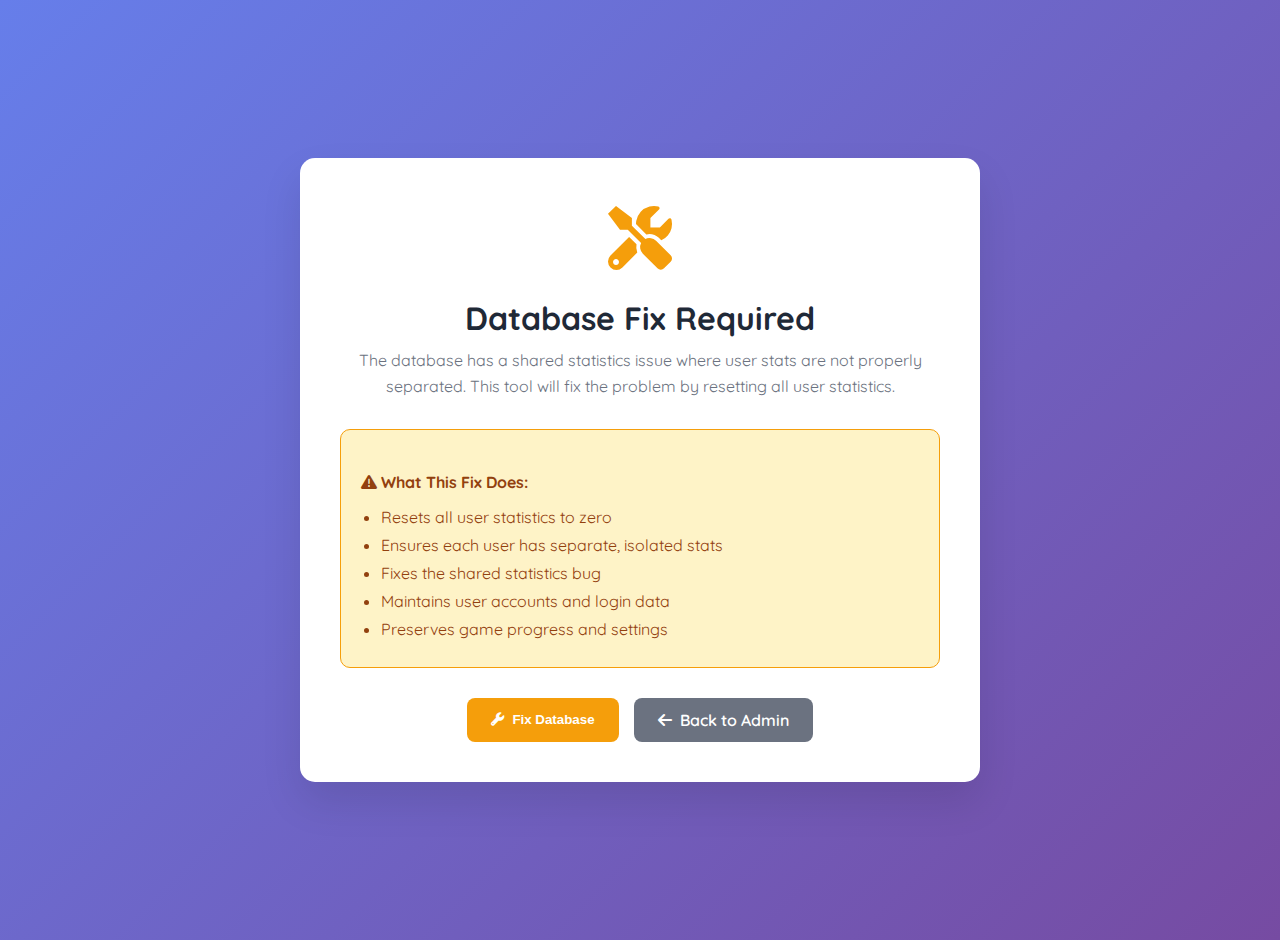
<file: fix-database.html>
<!DOCTYPE html>
<html lang="en">
<head>
    <meta charset="UTF-8">
    <meta name="viewport" content="width=device-width, initial-scale=1.0">
    <title>Database Fix - Puzzle Grove</title>
    <link href="https://fonts.googleapis.com/css2?family=Montserrat:wght@300;700&family=Quicksand:wght@400;500;600&display=swap" rel="stylesheet">
    <link href="https://cdnjs.cloudflare.com/ajax/libs/font-awesome/6.0.0/css/all.min.css" rel="stylesheet">
    <style>
        body {
            font-family: 'Quicksand', sans-serif;
            background: linear-gradient(135deg, #667eea 0%, #764ba2 100%);
            min-height: 100vh;
            display: flex;
            align-items: center;
            justify-content: center;
            margin: 0;
            padding: 20px;
        }
        .fix-container {
            background: white;
            border-radius: 15px;
            box-shadow: 0 20px 40px rgba(0,0,0,0.1);
            padding: 40px;
            text-align: center;
            max-width: 600px;
            width: 100%;
        }
        .fix-icon {
            font-size: 4rem;
            margin-bottom: 20px;
            color: #f59e0b;
        }
        .fix-title {
            font-size: 2rem;
            font-weight: bold;
            margin-bottom: 10px;
            color: #1f2937;
        }
        .fix-message {
            color: #6b7280;
            margin-bottom: 30px;
            line-height: 1.6;
        }
        .fix-details {
            background: #fef3c7;
            border: 1px solid #f59e0b;
            border-radius: 10px;
            padding: 20px;
            margin-bottom: 30px;
            text-align: left;
        }
        .fix-details h4 {
            color: #92400e;
            margin-bottom: 15px;
        }
        .fix-details ul {
            color: #92400e;
            margin: 0;
            padding-left: 20px;
        }
        .fix-details li {
            margin-bottom: 8px;
        }
        .action-buttons {
            display: flex;
            gap: 15px;
            justify-content: center;
            flex-wrap: wrap;
        }
        .btn {
            padding: 12px 24px;
            border: none;
            border-radius: 8px;
            font-weight: 600;
            text-decoration: none;
            display: inline-flex;
            align-items: center;
            gap: 8px;
            cursor: pointer;
            transition: all 0.3s ease;
        }
        .btn-warning {
            background: #f59e0b;
            color: white;
        }
        .btn-warning:hover {
            background: #d97706;
            transform: translateY(-2px);
        }
        .btn-secondary {
            background: #6b7280;
            color: white;
        }
        .btn-secondary:hover {
            background: #4b5563;
            transform: translateY(-2px);
        }
        .btn:disabled {
            opacity: 0.6;
            cursor: not-allowed;
            transform: none;
        }
        .progress-bar {
            width: 100%;
            height: 20px;
            background: #e5e7eb;
            border-radius: 10px;
            overflow: hidden;
            margin: 20px 0;
            display: none;
        }
        .progress-fill {
            height: 100%;
            background: linear-gradient(90deg, #10b981, #059669);
            width: 0%;
            transition: width 0.3s ease;
        }
        .status-message {
            margin-top: 20px;
            padding: 15px;
            border-radius: 8px;
            display: none;
        }
        .status-success {
            background: #d1fae5;
            border: 1px solid #10b981;
            color: #065f46;
        }
        .status-error {
            background: #fee2e2;
            border: 1px solid #ef4444;
            color: #991b1b;
        }
    </style>
</head>
<body>
    <div class="fix-container">
        <div class="fix-icon">
            <i class="fas fa-tools"></i>
        </div>
        <div class="fix-title">Database Fix Required</div>
        <div class="fix-message">
            The database has a shared statistics issue where user stats are not properly separated. 
            This tool will fix the problem by resetting all user statistics.
        </div>
        
        <div class="fix-details">
            <h4><i class="fas fa-exclamation-triangle"></i> What This Fix Does:</h4>
            <ul>
                <li>Resets all user statistics to zero</li>
                <li>Ensures each user has separate, isolated stats</li>
                <li>Fixes the shared statistics bug</li>
                <li>Maintains user accounts and login data</li>
                <li>Preserves game progress and settings</li>
            </ul>
        </div>
        
        <div class="progress-bar" id="progressBar">
            <div class="progress-fill" id="progressFill"></div>
        </div>
        
        <div class="action-buttons">
            <button class="btn btn-warning" id="fixBtn" onclick="fixDatabase()">
                <i class="fas fa-wrench"></i> Fix Database
            </button>
            <a href="admin-login.html" class="btn btn-secondary">
                <i class="fas fa-arrow-left"></i> Back to Admin
            </a>
        </div>
        
        <div class="status-message" id="statusMessage"></div>
    </div>

    <script src="database.js"></script>
    <script src="fix-database.js"></script>
    <script>
        async function fixDatabase() {
            const fixBtn = document.getElementById('fixBtn');
            const progressBar = document.getElementById('progressBar');
            const progressFill = document.getElementById('progressFill');
            const statusMessage = document.getElementById('statusMessage');
            
            // Disable button and show progress
            fixBtn.disabled = true;
            fixBtn.innerHTML = '<i class="fas fa-spinner fa-spin"></i> Fixing Database...';
            progressBar.style.display = 'block';
            
            try {
                // Wait for database to be ready
                await window.dbManager.init();
                
                // Get all users
                const transaction = window.dbManager.db.transaction(['users'], 'readonly');
                const usersStore = transaction.objectStore('users');
                const usersRequest = usersStore.getAll();
                
                usersRequest.onsuccess = async () => {
                    const users = usersRequest.result;
                    console.log(`Found ${users.length} users to fix`);
                    
                    // Reset stats for each user
                    for (let i = 0; i < users.length; i++) {
                        const user = users[i];
                        try {
                            console.log(`Resetting stats for user: ${user.username}`);
                            await window.dbManager.resetUserStats(user.username);
                            console.log(`✅ Stats reset for ${user.username}`);
                            
                            // Update progress
                            const progress = ((i + 1) / users.length) * 100;
                            progressFill.style.width = progress + '%';
                        } catch (error) {
                            console.error(`❌ Error resetting stats for ${user.username}:`, error);
                        }
                    }
                    
                    // Show success message
                    statusMessage.className = 'status-message status-success';
                    statusMessage.innerHTML = `
                        <i class="fas fa-check-circle"></i>
                        <strong>Database Fixed Successfully!</strong><br>
                        All user statistics have been reset and separated. Each user now has their own isolated statistics.
                    `;
                    statusMessage.style.display = 'block';
                    
                    // Re-enable button
                    fixBtn.disabled = false;
                    fixBtn.innerHTML = '<i class="fas fa-check"></i> Database Fixed';
                };
                
                usersRequest.onerror = () => {
                    statusMessage.className = 'status-message status-error';
                    statusMessage.innerHTML = `
                        <i class="fas fa-exclamation-circle"></i>
                        <strong>Error:</strong> Failed to load users for database fix.
                    `;
                    statusMessage.style.display = 'block';
                    
                    fixBtn.disabled = false;
                    fixBtn.innerHTML = '<i class="fas fa-wrench"></i> Fix Database';
                };
                
            } catch (error) {
                console.error('Error during database fix:', error);
                statusMessage.className = 'status-message status-error';
                statusMessage.innerHTML = `
                    <i class="fas fa-exclamation-circle"></i>
                    <strong>Error:</strong> ${error.message}
                `;
                statusMessage.style.display = 'block';
                
                fixBtn.disabled = false;
                fixBtn.innerHTML = '<i class="fas fa-wrench"></i> Fix Database';
            }
        }
    </script>
</body>
</html>
</file>
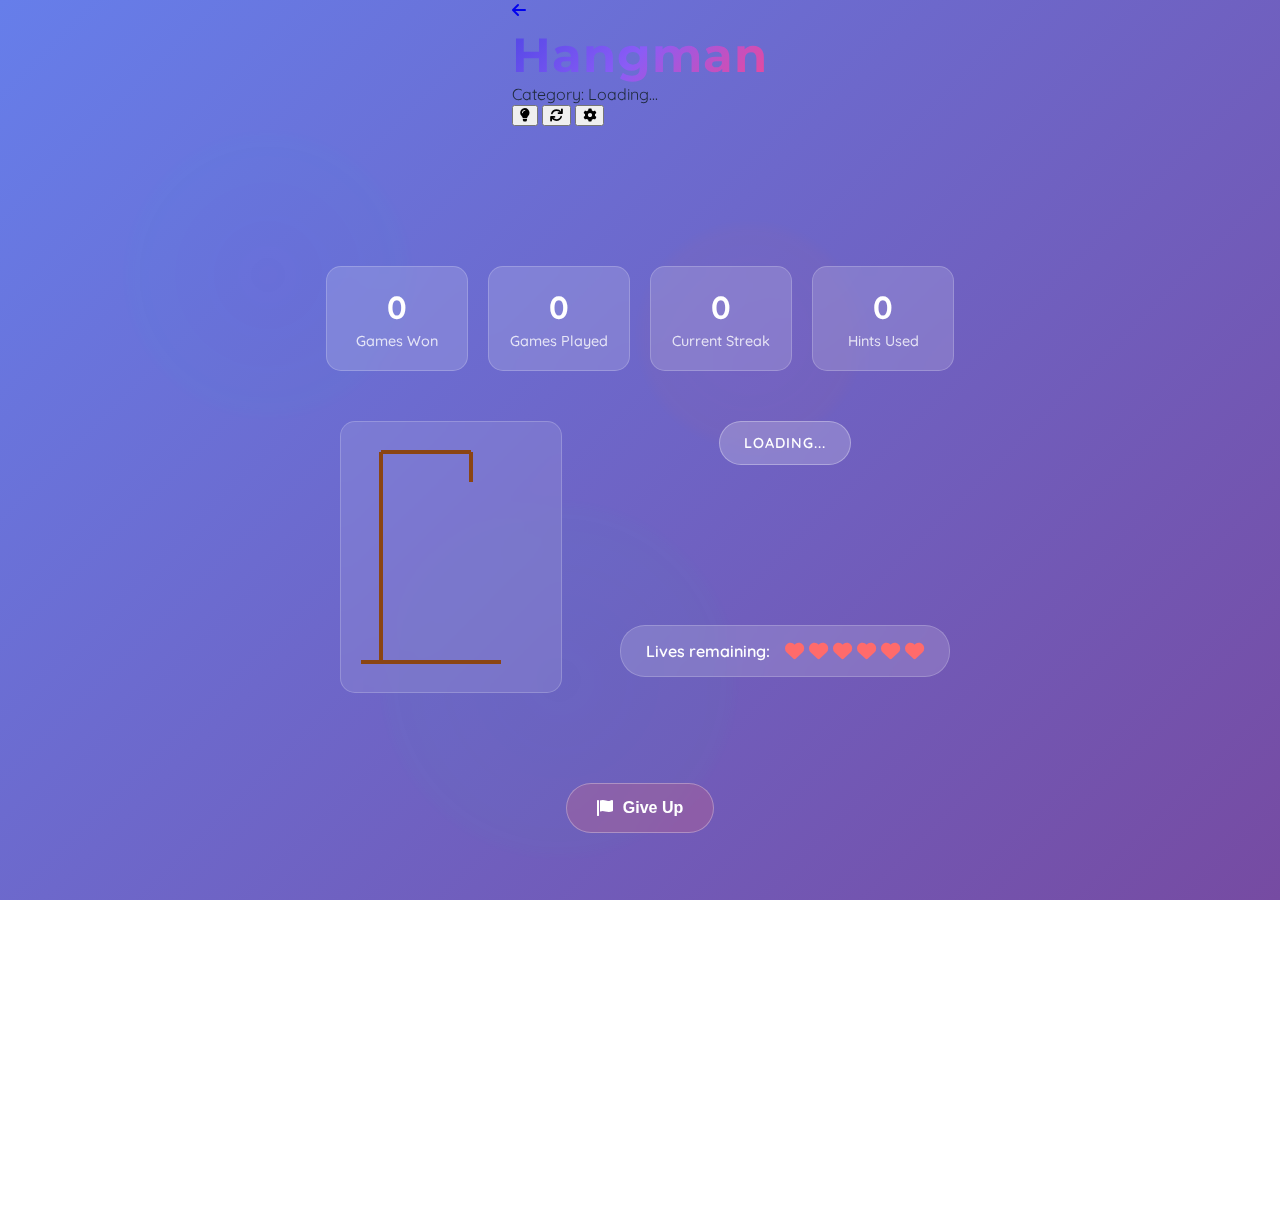
<file: hangman.html>
<!DOCTYPE html>
<html lang="en">
<head>
    <meta charset="UTF-8">
    <meta name="viewport" content="width=device-width, initial-scale=1.0">
    <title>Hangman - Puzzle Grove</title>
    <link href="https://fonts.googleapis.com/css2?family=Montserrat:wght@300;700&family=Quicksand:wght@400;500;600&family=Clear+Sans:wght@400;500;700&display=swap" rel="stylesheet">
    <link href="https://cdnjs.cloudflare.com/ajax/libs/font-awesome/6.0.0/css/all.min.css" rel="stylesheet">
    <link href="https://cdn.jsdelivr.net/npm/bootstrap@5.3.2/dist/css/bootstrap.min.css" rel="stylesheet" integrity="sha384-T3c6CoIi6uLrA9TneNEoa7RxnatzjcDSCmG1MXxSR1GAsXEV/Dwwykc2MPK8M2HN" crossorigin="anonymous">
    <link rel="stylesheet" href="index.css">
    <link rel="stylesheet" href="hangman.css">
</head>
<body>
    <div class="animated-bg hangman-bg">
        <div></div>
        <div></div>
        <div></div>
    </div>

    <header class="game-header">
        <div class="header-content">
            <a href="index.html" class="back-button">
                <i class="fas fa-arrow-left"></i>
            </a>
            <div class="header-title">
                <h1>Hangman</h1>
                <div class="game-info" id="gameInfo">Category: Loading...</div>
            </div>
            <div class="game-actions">
                <button id="hintBtn" class="icon-button" aria-label="Hint">
                    <i class="fas fa-lightbulb"></i>
                </button>
                <button id="newGameBtn" class="icon-button" aria-label="New Game">
                    <i class="fas fa-refresh"></i>
                </button>
                <button id="settingsBtn" class="icon-button" aria-label="Settings">
                    <i class="fas fa-cog"></i>
                </button>
            </div>
        </div>
    </header>

    <main class="hangman-game">
        <div id="messageDisplay" class="message-display"></div>
        
        <div class="game-container">
            <div class="game-stats">
                <div class="stat-item">
                    <div class="stat-value" id="gamesWon">0</div>
                    <div class="stat-label">Games Won</div>
                </div>
                <div class="stat-item">
                    <div class="stat-value" id="gamesPlayed">0</div>
                    <div class="stat-label">Games Played</div>
                </div>
                <div class="stat-item">
                    <div class="stat-value" id="currentStreak">0</div>
                    <div class="stat-label">Current Streak</div>
                </div>
                <div class="stat-item">
                    <div class="stat-value" id="hintsUsed">0</div>
                    <div class="stat-label">Hints Used</div>
                </div>
            </div>

            <div class="hangman-container">
                <div class="gallows-container">
                    <svg class="gallows" viewBox="0 0 200 250" xmlns="http://www.w3.org/2000/svg">
                        <!-- Gallows structure -->
                        <line x1="10" y1="230" x2="150" y2="230" stroke="#8B4513" stroke-width="4"/>
                        <line x1="30" y1="230" x2="30" y2="20" stroke="#8B4513" stroke-width="4"/>
                        <line x1="30" y1="20" x2="120" y2="20" stroke="#8B4513" stroke-width="4"/>
                        <line x1="120" y1="20" x2="120" y2="50" stroke="#8B4513" stroke-width="4"/>
                        
                        <!-- Hangman parts (initially hidden) -->
                        <circle id="head" cx="120" cy="65" r="15" stroke="#2c3e50" stroke-width="3" fill="none" style="display: none;"/>
                        <line id="body" x1="120" y1="80" x2="120" y2="160" stroke="#2c3e50" stroke-width="3" style="display: none;"/>
                        <line id="leftArm" x1="120" y1="110" x2="90" y2="140" stroke="#2c3e50" stroke-width="3" style="display: none;"/>
                        <line id="rightArm" x1="120" y1="110" x2="150" y2="140" stroke="#2c3e50" stroke-width="3" style="display: none;"/>
                        <line id="leftLeg" x1="120" y1="160" x2="90" y2="190" stroke="#2c3e50" stroke-width="3" style="display: none;"/>
                        <line id="rightLeg" x1="120" y1="160" x2="150" y2="190" stroke="#2c3e50" stroke-width="3" style="display: none;"/>
                    </svg>
                </div>

                <div class="word-container">
                    <div class="category-display" id="categoryDisplay">Loading...</div>
                    <div class="word-display" id="wordDisplay">
                        <!-- Word blanks will be generated here -->
                    </div>
                    <div class="lives-container">
                        <span class="lives-label">Lives remaining:</span>
                        <div class="lives-display" id="livesDisplay">
                            <i class="fas fa-heart"></i>
                            <i class="fas fa-heart"></i>
                            <i class="fas fa-heart"></i>
                            <i class="fas fa-heart"></i>
                            <i class="fas fa-heart"></i>
                            <i class="fas fa-heart"></i>
                        </div>
                    </div>
                </div>
            </div>

            <div class="alphabet-container">
                <div class="alphabet-grid" id="alphabetGrid">
                    <!-- Alphabet buttons will be generated here -->
                </div>
            </div>

            <div class="game-controls">
                <button id="giveUpBtn" class="control-button">
                    <i class="fas fa-flag"></i> Give Up
                </button>
                <button id="playAgainBtn" class="primary-button" style="display: none;">
                    <i class="fas fa-play"></i> Play Again
                </button>
            </div>
        </div>
    </main>
    
    <!-- Settings Modal -->
    <div id="settingsModal" class="modal">
        <div class="modal-content">
            <div class="modal-header">
                <h2>Settings</h2>
                <span class="close">&times;</span>
            </div>
            <div class="modal-body">
                <div class="setting-item">
                    <span>Difficulty Level</span>
                    <select id="difficultySelect" class="setting-select">
                        <option value="easy">Easy (3-5 letters)</option>
                        <option value="medium" selected>Medium (6-8 letters)</option>
                        <option value="hard">Hard (9+ letters)</option>
                    </select>
                </div>
                <div class="setting-item">
                    <span>Show Hints</span>
                    <label class="toggle">
                        <input type="checkbox" id="showHintsToggle" checked>
                        <span class="toggle-slider"></span>
                    </label>
                </div>
                <div class="setting-item">
                    <span>Dark Theme</span>
                    <label class="toggle">
                        <input type="checkbox" id="darkThemeToggle">
                        <span class="toggle-slider"></span>
                    </label>
                </div>
                <div class="setting-item">
                    <span>Sound Effects</span>
                    <label class="toggle">
                        <input type="checkbox" id="soundToggle" checked>
                        <span class="toggle-slider"></span>
                    </label>
                </div>
            </div>
        </div>
    </div>
    
    <!-- Hint Modal -->
    <div id="hintModal" class="modal">
        <div class="modal-content">
            <div class="modal-header">
                <h2>Hint</h2>
                <span class="close">&times;</span>
            </div>
            <div class="modal-body">
                <div id="hintContent">
                    <p id="hintText">Get a hint about the current word!</p>
                    <div class="hint-info">
                        <div class="hint-item">
                            <strong>Category:</strong> <span id="hintCategory">Loading...</span>
                        </div>
                        <div class="hint-item">
                            <strong>Length:</strong> <span id="hintLength">0 letters</span>
                        </div>
                        <div class="hint-item">
                            <strong>Definition:</strong> <span id="hintDefinition">...</span>
                        </div>
                    </div>
                </div>
                <div class="hint-actions">
                    <button id="revealLetterBtn" class="primary-button">
                        <i class="fas fa-eye"></i> Reveal Random Letter (Cost: 1 Hint)
                    </button>
                </div>
            </div>
        </div>
    </div>

    <!-- Game Over Modal -->
    <div id="gameOverModal" class="modal">
        <div class="modal-content">
            <div class="modal-header">
                <h2 id="gameOverTitle">Game Over</h2>
                <span class="close">&times;</span>
            </div>
            <div class="modal-body">
                <div id="gameOverContent">
                    <div class="game-result" id="gameResult">
                        <!-- Result will be shown here -->
                    </div>
                    <div class="word-reveal">
                        <p>The word was: <strong id="correctWord">EXAMPLE</strong></p>
                        <p id="wordDefinition">Definition will appear here.</p>
                    </div>
                    <div class="game-stats-summary">
                        <div class="stat-summary">
                            <span>Games Played:</span>
                            <span id="finalGamesPlayed">0</span>
                        </div>
                        <div class="stat-summary">
                            <span>Win Rate:</span>
                            <span id="finalWinRate">0%</span>
                        </div>
                        <div class="stat-summary">
                            <span>Current Streak:</span>
                            <span id="finalStreak">0</span>
                        </div>
                    </div>
                </div>
                <div class="game-over-actions">
                    <button id="playAgainModalBtn" class="primary-button">
                        <i class="fas fa-play"></i> Play Again
                    </button>
                    <button id="shareResultBtn" class="control-button">
                        <i class="fas fa-share"></i> Share
                    </button>
                </div>
            </div>
        </div>
    </div>

    <script src="database.js"></script>
    <script src="hangman.js"></script>
    <script src="https://cdn.jsdelivr.net/npm/bootstrap@5.3.2/dist/js/bootstrap.bundle.min.js" integrity="sha384-C6RzsynM9kWDrMNeT87bh95OGNyZPhcTNXj1NW7RuBCsyN/o0jlpcV8Qyq46cDfL" crossorigin="anonymous"></script>
</body>
</html>
</file>
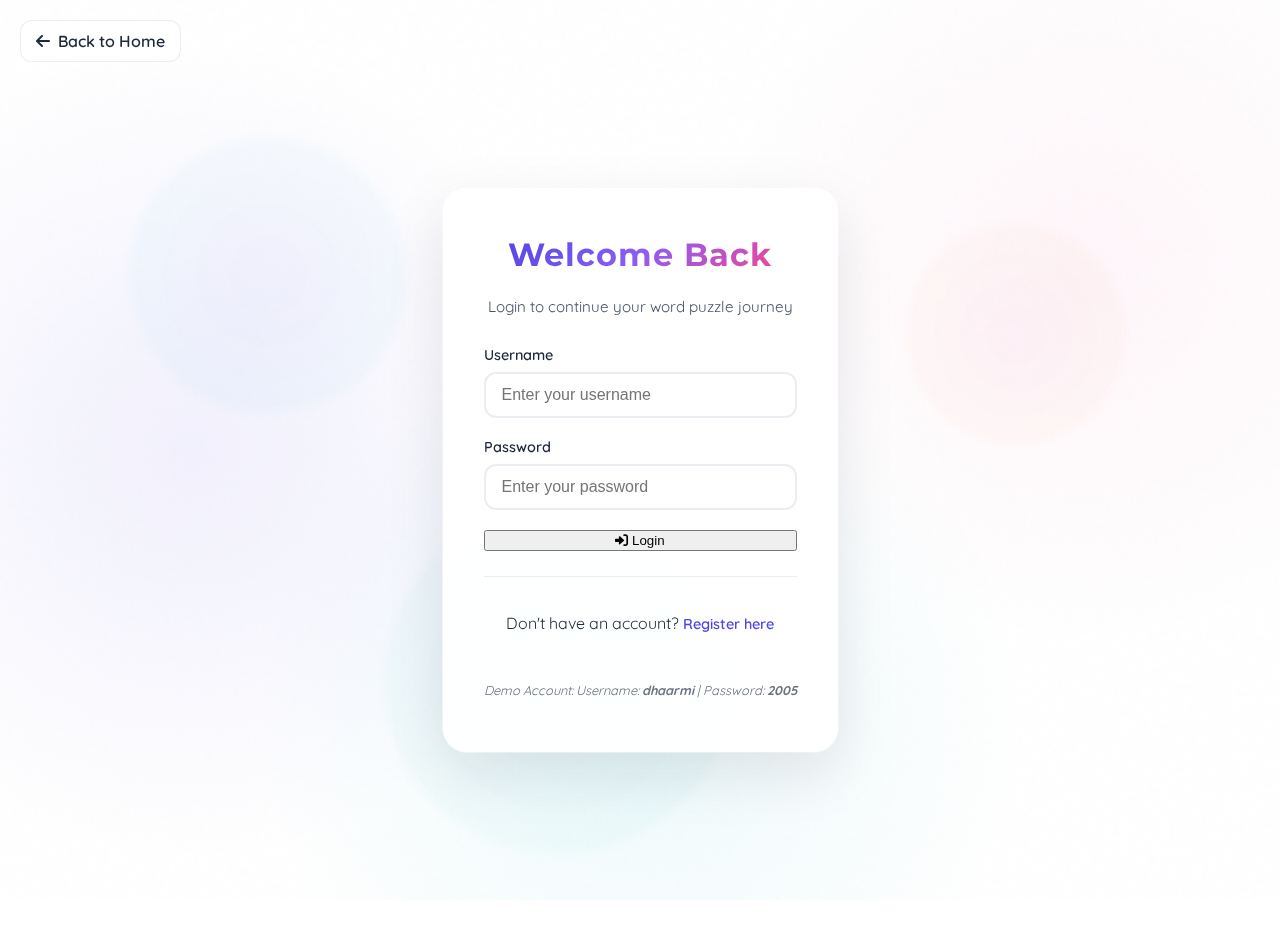
<file: login.html>
<!DOCTYPE html>
<html lang="en">
<head>
    <meta charset="UTF-8">
    <meta name="viewport" content="width=device-width, initial-scale=1.0">
    <title>Login - Puzzle Grove</title>
    <link href="https://fonts.googleapis.com/css2?family=Montserrat:wght@300;700&family=Quicksand:wght@400;500;600&display=swap" rel="stylesheet">
    <link href="https://cdnjs.cloudflare.com/ajax/libs/font-awesome/6.0.0/css/all.min.css" rel="stylesheet">
    <link href="https://cdn.jsdelivr.net/npm/bootstrap@5.3.2/dist/css/bootstrap.min.css" rel="stylesheet" integrity="sha384-T3c6CoIi6uLrA9TneNEoa7RxnatzjcDSCmG1MXxSR1GAsXEV/Dwwykc2MPK8M2HN" crossorigin="anonymous">
    <link rel="stylesheet" href="index.css">
</head>
<body>
    <div class="animated-bg">
        <div></div>
        <div></div>
        <div></div>
    </div>

    <a href="index.html" class="back-home">
        <i class="fas fa-arrow-left"></i>
        Back to Home
    </a>

    <div class="auth-container">
        <div class="auth-card">
            <div class="auth-header">
                <h1>Welcome Back</h1>
                <p>Login to continue your word puzzle journey</p>
            </div>

            <div id="errorMessage" class="error-message"></div>
            <div id="successMessage" class="success-message"></div>

            <form class="auth-form" id="loginForm" novalidate>
                <div class="form-group mb-3">
                    <label for="username" class="form-label">Username</label>
                    <input 
                        type="text" 
                        id="username" 
                        name="username" 
                        class="form-control"
                        required 
                        placeholder="Enter your username"
                        autocomplete="username"
                    >
                    <div class="invalid-feedback" id="username-feedback"></div>
                </div>

                <div class="form-group mb-3">
                    <label for="password" class="form-label">Password</label>
                    <input 
                        type="password" 
                        id="password" 
                        name="password" 
                        class="form-control"
                        required 
                        placeholder="Enter your password"
                        autocomplete="current-password"
                    >
                    <div class="invalid-feedback" id="password-feedback"></div>
                </div>

                <button type="submit" class="btn btn-primary w-100" id="loginBtn">
                    <i class="fas fa-sign-in-alt me-2"></i>
                    Login
                </button>
            </form>

            <div class="auth-links">
                <p>Don't have an account? <a href="register.html">Register here</a></p>
                <br>
                <p style="font-size: 0.8rem; color: #6b7280; font-style: italic;">
                    Demo Account: Username: <strong>dhaarmi</strong> | Password: <strong>2005</strong>
                </p>
            </div>
        </div>
    </div>

    <script src="database.js"></script>
    <script>
        class LoginManager {
            constructor() {
                this.hardcodedUser = {
                    username: 'dhaarmi',
                    password: '2005'
                };
                this.init();
            }

            init() {
                const form = document.getElementById('loginForm');
                form.addEventListener('submit', (e) => {
                    this.handleLogin(e);
                });

                // Add real-time validation
                document.getElementById('username').addEventListener('blur', () => {
                    this.validateUsername();
                });

                document.getElementById('password').addEventListener('blur', () => {
                    this.validatePassword();
                });
            }

            async handleLogin(e) {
                e.preventDefault();
                
                const username = document.getElementById('username').value.trim();
                const password = document.getElementById('password').value;
                
                this.clearMessages();
                
                // Validate form using Bootstrap validation
                if (!this.validateForm()) {
                    return;
                }
                
                try {
                    // Check hardcoded credentials first
                    if (username === this.hardcodedUser.username && password === this.hardcodedUser.password) {
                        this.loginSuccess(username);
                        return;
                    }
                    
                    // Check database for registered users
                    const user = await window.dbManager.authenticateUser(username, password);
                    this.loginSuccess(user.username, user);
                } catch (error) {
                    this.showError(error.message || 'Invalid username or password. Please try again.');
                }
            }

            validateForm() {
                const username = document.getElementById('username');
                const password = document.getElementById('password');
                let isValid = true;

                // Validate username
                if (!this.validateUsername()) {
                    isValid = false;
                }

                // Validate password
                if (!this.validatePassword()) {
                    isValid = false;
                }

                return isValid;
            }

            validateUsername() {
                const username = document.getElementById('username');
                const feedback = document.getElementById('username-feedback');
                
                if (!username.value.trim()) {
                    username.classList.add('is-invalid');
                    feedback.textContent = 'Username is required.';
                    return false;
                } else if (username.value.trim().length < 3) {
                    username.classList.add('is-invalid');
                    feedback.textContent = 'Username must be at least 3 characters.';
                    return false;
                } else {
                    username.classList.remove('is-invalid');
                    username.classList.add('is-valid');
                    return true;
                }
            }

            validatePassword() {
                const password = document.getElementById('password');
                const feedback = document.getElementById('password-feedback');
                
                if (!password.value) {
                    password.classList.add('is-invalid');
                    feedback.textContent = 'Password is required.';
                    return false;
                } else if (password.value.length < 4) {
                    password.classList.add('is-invalid');
                    feedback.textContent = 'Password must be at least 4 characters.';
                    return false;
                } else {
                    password.classList.remove('is-invalid');
                    password.classList.add('is-valid');
                    return true;
                }
            }

            async loginSuccess(username, userData = null) {
                try {
                    // Get user stats from database
                    const stats = await window.dbManager.getUserStats(username);
                    
                    // Create user session
                    const sessionData = {
                        username: username,
                        streak: stats ? stats.currentStreak : 1,
                        lastLogin: new Date().toDateString(),
                        loginTime: new Date().toISOString(),
                        userId: userData ? userData.id : null,
                        totalGamesPlayed: stats ? stats.totalGamesPlayed : 0,
                        totalScore: stats ? stats.totalScore : 0
                    };
                    
                    // Save to localStorage
                    localStorage.setItem('puzzleGroveUser', JSON.stringify(sessionData));
                    
                    // Show success message
                    this.showSuccess(`Welcome back, ${username}! Redirecting...`);
                    
                    // Redirect after short delay
                    setTimeout(() => {
                        window.location.href = 'index.html';
                    }, 1500);
                } catch (error) {
                    console.error('Error loading user stats:', error);
                    // Fallback to basic session
                    const sessionData = {
                        username: username,
                        streak: 1,
                        lastLogin: new Date().toDateString(),
                        loginTime: new Date().toISOString()
                    };
                    localStorage.setItem('puzzleGroveUser', JSON.stringify(sessionData));
                    this.showSuccess(`Welcome back, ${username}! Redirecting...`);
                    setTimeout(() => {
                        window.location.href = 'index.html';
                    }, 1500);
                }
            }

            getUserStreak(username) {
                const userStats = localStorage.getItem(`puzzleGroveStats_${username}`);
                if (userStats) {
                    const stats = JSON.parse(userStats);
                    return stats.streak || 1;
                }
                return 1; // First time login
            }

            getRegisteredUsers() {
                const users = localStorage.getItem('puzzleGroveRegisteredUsers');
                return users ? JSON.parse(users) : [];
            }

            showError(message) {
                const errorDiv = document.getElementById('errorMessage');
                errorDiv.textContent = message;
                errorDiv.style.display = 'block';
            }

            showSuccess(message) {
                const successDiv = document.getElementById('successMessage');
                successDiv.textContent = message;
                successDiv.style.display = 'block';
            }

            clearMessages() {
                document.getElementById('errorMessage').style.display = 'none';
                document.getElementById('successMessage').style.display = 'none';
            }
        }

        // Initialize login manager
        new LoginManager();

        // Add enter key support for form submission
        document.addEventListener('keydown', (e) => {
            if (e.key === 'Enter' && e.target.closest('.auth-form')) {
                e.preventDefault();
                document.getElementById('loginForm').dispatchEvent(new Event('submit'));
            }
        });
    </script>
    <script src="https://cdn.jsdelivr.net/npm/bootstrap@5.3.2/dist/js/bootstrap.bundle.min.js" integrity="sha384-C6RzsynM9kWDrMNeT87bh95OGNyZPhcTNXj1NW7RuBCsyN/o0jlpcV8Qyq46cDfL" crossorigin="anonymous"></script>
</body>
</html>
</file>
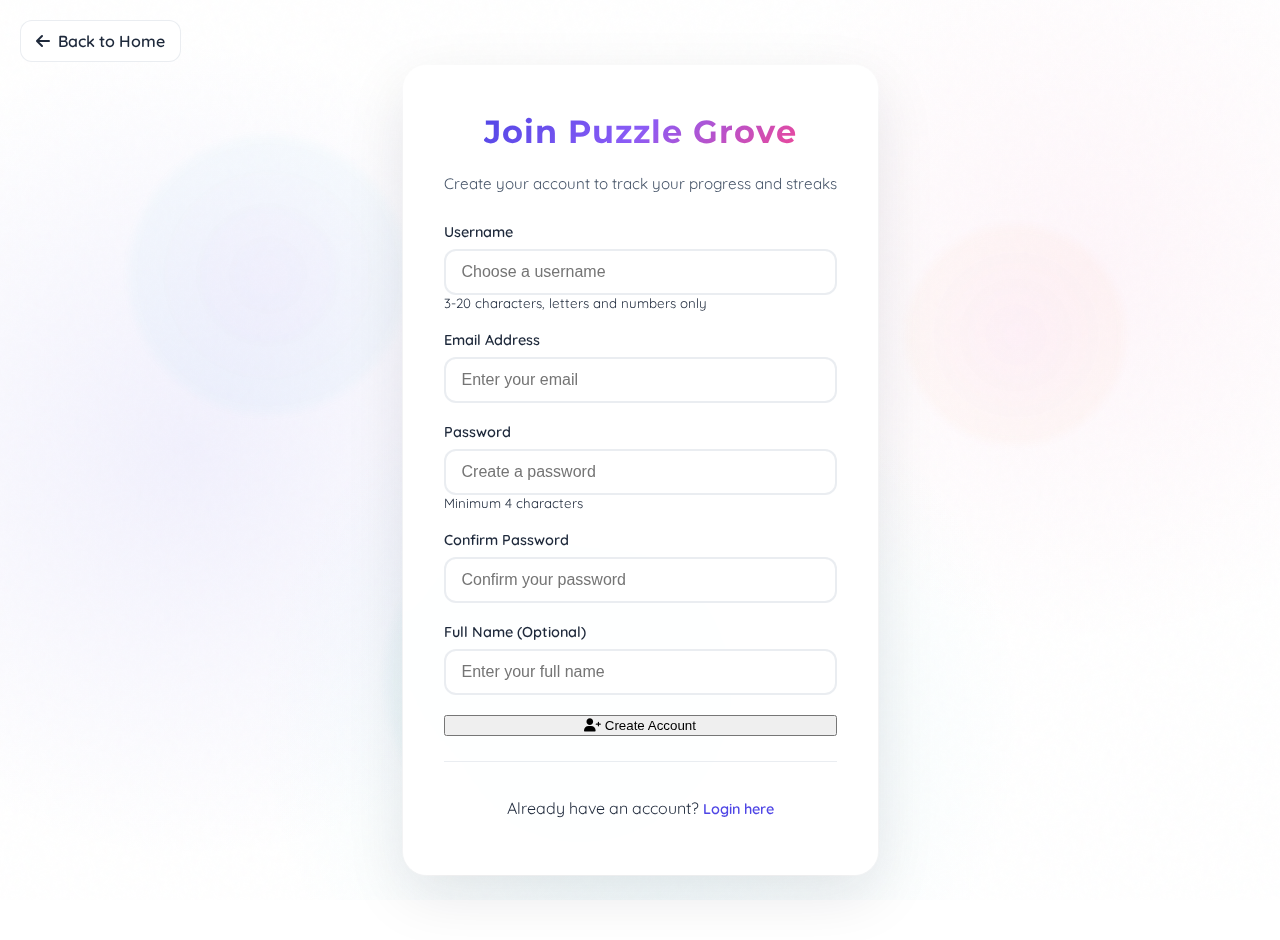
<file: register.html>
<!DOCTYPE html>
<html lang="en">
<head>
    <meta charset="UTF-8">
    <meta name="viewport" content="width=device-width, initial-scale=1.0">
    <title>Register - Puzzle Grove</title>
    <link href="https://fonts.googleapis.com/css2?family=Montserrat:wght@300;700&family=Quicksand:wght@400;500;600&display=swap" rel="stylesheet">
    <link href="https://cdnjs.cloudflare.com/ajax/libs/font-awesome/6.0.0/css/all.min.css" rel="stylesheet">
    <link href="https://cdn.jsdelivr.net/npm/bootstrap@5.3.2/dist/css/bootstrap.min.css" rel="stylesheet" integrity="sha384-T3c6CoIi6uLrA9TneNEoa7RxnatzjcDSCmG1MXxSR1GAsXEV/Dwwykc2MPK8M2HN" crossorigin="anonymous">
    <link rel="stylesheet" href="index.css">
</head>
<body>
    <div class="animated-bg">
        <div></div>
        <div></div>
        <div></div>
    </div>

    <a href="index.html" class="back-home">
        <i class="fas fa-arrow-left"></i>
        Back to Home
    </a>

    <div class="auth-container">
        <div class="auth-card">
            <div class="auth-header">
                <h1>Join Puzzle Grove</h1>
                <p>Create your account to track your progress and streaks</p>
            </div>

            <div id="errorMessage" class="error-message"></div>
            <div id="successMessage" class="success-message"></div>

            <form class="auth-form" id="registerForm" novalidate>
                <div class="form-group mb-3">
                    <label for="username" class="form-label">Username</label>
                    <input 
                        type="text" 
                        id="username" 
                        name="username" 
                        class="form-control"
                        required 
                        placeholder="Choose a username"
                        autocomplete="username"
                        minlength="3"
                        maxlength="20"
                    >
                    <div class="invalid-feedback" id="username-feedback"></div>
                    <small class="form-text text-muted">
                        3-20 characters, letters and numbers only
                    </small>
                </div>

                <div class="form-group mb-3">
                    <label for="email" class="form-label">Email Address</label>
                    <input 
                        type="email" 
                        id="email" 
                        name="email" 
                        class="form-control"
                        required 
                        placeholder="Enter your email"
                        autocomplete="email"
                    >
                    <div class="invalid-feedback" id="email-feedback"></div>
                </div>

                <div class="form-group mb-3">
                    <label for="password" class="form-label">Password</label>
                    <input 
                        type="password" 
                        id="password" 
                        name="password" 
                        class="form-control"
                        required 
                        placeholder="Create a password"
                        autocomplete="new-password"
                        minlength="4"
                    >
                    <div class="invalid-feedback" id="password-feedback"></div>
                    <small class="form-text text-muted">
                        Minimum 4 characters
                    </small>
                </div>

                <div class="form-group mb-3">
                    <label for="confirmPassword" class="form-label">Confirm Password</label>
                    <input 
                        type="password" 
                        id="confirmPassword" 
                        name="confirmPassword" 
                        class="form-control"
                        required 
                        placeholder="Confirm your password"
                        autocomplete="new-password"
                        minlength="4"
                    >
                    <div class="invalid-feedback" id="confirmPassword-feedback"></div>
                </div>

                <div class="form-group mb-3">
                    <label for="fullName" class="form-label">Full Name (Optional)</label>
                    <input 
                        type="text" 
                        id="fullName" 
                        name="fullName" 
                        class="form-control"
                        placeholder="Enter your full name"
                        autocomplete="name"
                    >
                </div>

                <button type="submit" class="btn btn-primary w-100" id="registerBtn">
                    <i class="fas fa-user-plus me-2"></i>
                    Create Account
                </button>
            </form>

            <div class="auth-links">
                <p>Already have an account? <a href="login.html">Login here</a></p>
            </div>
        </div>
    </div>

    <script>
        class RegisterManager {
            constructor() {
                this.reservedUsernames = ['admin', 'dhaarmi', 'user', 'guest', 'test'];
                this.init();
            }

            init() {
                const form = document.getElementById('registerForm');
                form.addEventListener('submit', (e) => {
                    this.handleRegister(e);
                });

                // Add real-time validation
                document.getElementById('username').addEventListener('blur', () => {
                    this.validateUsername();
                });

                document.getElementById('email').addEventListener('blur', () => {
                    this.validateEmail();
                });

                document.getElementById('password').addEventListener('blur', () => {
                    this.validatePassword();
                });

                document.getElementById('confirmPassword').addEventListener('blur', () => {
                    this.validatePasswordMatch();
                });
            }

            handleRegister(e) {
                e.preventDefault();
                
                const formData = this.getFormData();
                this.clearMessages();
                
                // Validate form
                if (!this.validateForm(formData)) {
                    return;
                }
                
                // Check if user already exists
                if (this.userExists(formData.username, formData.email)) {
                    this.showError('Username or email already exists. Please choose different credentials.');
                    return;
                }
                
                // Register user
                this.registerUser(formData);
            }

            getFormData() {
                return {
                    username: document.getElementById('username').value.trim(),
                    email: document.getElementById('email').value.trim(),
                    password: document.getElementById('password').value,
                    confirmPassword: document.getElementById('confirmPassword').value,
                    fullName: document.getElementById('fullName').value.trim()
                };
            }

            validateForm(data) {
                let isValid = true;

                // Validate all fields
                if (!this.validateUsername()) isValid = false;
                if (!this.validateEmail()) isValid = false;
                if (!this.validatePassword()) isValid = false;
                if (!this.validatePasswordMatch()) isValid = false;

                return isValid;
            }

            validateUsername() {
                const username = document.getElementById('username');
                const feedback = document.getElementById('username-feedback');
                const value = username.value.trim();

                if (!value) {
                    username.classList.add('is-invalid');
                    feedback.textContent = 'Username is required.';
                    return false;
                } else if (value.length < 3 || value.length > 20) {
                    username.classList.add('is-invalid');
                    feedback.textContent = 'Username must be between 3-20 characters.';
                    return false;
                } else if (!/^[a-zA-Z0-9]+$/.test(value)) {
                    username.classList.add('is-invalid');
                    feedback.textContent = 'Username can only contain letters and numbers.';
                    return false;
                } else if (this.reservedUsernames.includes(value.toLowerCase())) {
                    username.classList.add('is-invalid');
                    feedback.textContent = 'This username is reserved. Please choose a different one.';
                    return false;
                } else {
                    username.classList.remove('is-invalid');
                    username.classList.add('is-valid');
                    return true;
                }
            }

            validateEmail() {
                const email = document.getElementById('email');
                const feedback = document.getElementById('email-feedback');
                const value = email.value.trim();
                const emailRegex = /^[^\s@]+@[^\s@]+\.[^\s@]+$/;

                if (!value) {
                    email.classList.add('is-invalid');
                    feedback.textContent = 'Email is required.';
                    return false;
                } else if (!emailRegex.test(value)) {
                    email.classList.add('is-invalid');
                    feedback.textContent = 'Please enter a valid email address.';
                    return false;
                } else {
                    email.classList.remove('is-invalid');
                    email.classList.add('is-valid');
                    return true;
                }
            }

            validatePassword() {
                const password = document.getElementById('password');
                const feedback = document.getElementById('password-feedback');
                const value = password.value;

                if (!value) {
                    password.classList.add('is-invalid');
                    feedback.textContent = 'Password is required.';
                    return false;
                } else if (value.length < 4) {
                    password.classList.add('is-invalid');
                    feedback.textContent = 'Password must be at least 4 characters long.';
                    return false;
                } else {
                    password.classList.remove('is-invalid');
                    password.classList.add('is-valid');
                    return true;
                }
            }

            validatePasswordMatch() {
                const password = document.getElementById('password').value;
                const confirmPassword = document.getElementById('confirmPassword');
                const feedback = document.getElementById('confirmPassword-feedback');
                const value = confirmPassword.value;

                if (!value) {
                    confirmPassword.classList.add('is-invalid');
                    feedback.textContent = 'Please confirm your password.';
                    return false;
                } else if (password !== value) {
                    confirmPassword.classList.add('is-invalid');
                    feedback.textContent = 'Passwords do not match.';
                    return false;
                } else {
                    confirmPassword.classList.remove('is-invalid');
                    confirmPassword.classList.add('is-valid');
                    return true;
                }
            }

            userExists(username, email) {
                const registeredUsers = this.getRegisteredUsers();
                return registeredUsers.some(user => 
                    user.username.toLowerCase() === username.toLowerCase() || 
                    user.email.toLowerCase() === email.toLowerCase()
                );
            }

            registerUser(data) {
                const registeredUsers = this.getRegisteredUsers();
                
                const newUser = {
                    username: data.username,
                    email: data.email,
                    password: data.password,
                    fullName: data.fullName || data.username,
                    registeredAt: new Date().toISOString(),
                    streak: 0,
                    totalGamesPlayed: 0
                };

                registeredUsers.push(newUser);
                localStorage.setItem('puzzleGroveRegisteredUsers', JSON.stringify(registeredUsers));

                // Initialize user stats
                const userStats = {
                    streak: 0,
                    totalGamesPlayed: 0,
                    gamesWon: 0,
                    bestScores: {},
                    achievements: [],
                    registeredAt: new Date().toISOString()
                };
                localStorage.setItem(`puzzleGroveStats_${data.username}`, JSON.stringify(userStats));

                this.showSuccess('Account created successfully! Redirecting to login...');

                // Auto-redirect to login
                setTimeout(() => {
                    window.location.href = 'login.html';
                }, 2000);
            }

            getRegisteredUsers() {
                const users = localStorage.getItem('puzzleGroveRegisteredUsers');
                return users ? JSON.parse(users) : [];
            }


            showError(message) {
                const errorDiv = document.getElementById('errorMessage');
                errorDiv.textContent = message;
                errorDiv.style.display = 'block';
                
                // Scroll to top to show error
                document.querySelector('.auth-card').scrollIntoView({ behavior: 'smooth' });
            }

            showSuccess(message) {
                const successDiv = document.getElementById('successMessage');
                successDiv.textContent = message;
                successDiv.style.display = 'block';
                
                // Scroll to top to show success
                document.querySelector('.auth-card').scrollIntoView({ behavior: 'smooth' });
            }

            clearMessages() {
                document.getElementById('errorMessage').style.display = 'none';
                document.getElementById('successMessage').style.display = 'none';
            }
        }

        // Initialize register manager
        new RegisterManager();

        // Add enter key support for form submission
        document.addEventListener('keydown', (e) => {
            if (e.key === 'Enter' && e.target.closest('.auth-form')) {
                e.preventDefault();
                document.getElementById('registerForm').dispatchEvent(new Event('submit'));
            }
        });
    </script>
    <script src="https://cdn.jsdelivr.net/npm/bootstrap@5.3.2/dist/js/bootstrap.bundle.min.js" integrity="sha384-C6RzsynM9kWDrMNeT87bh95OGNyZPhcTNXj1NW7RuBCsyN/o0jlpcV8Qyq46cDfL" crossorigin="anonymous"></script>
</body>
</html>
</file>
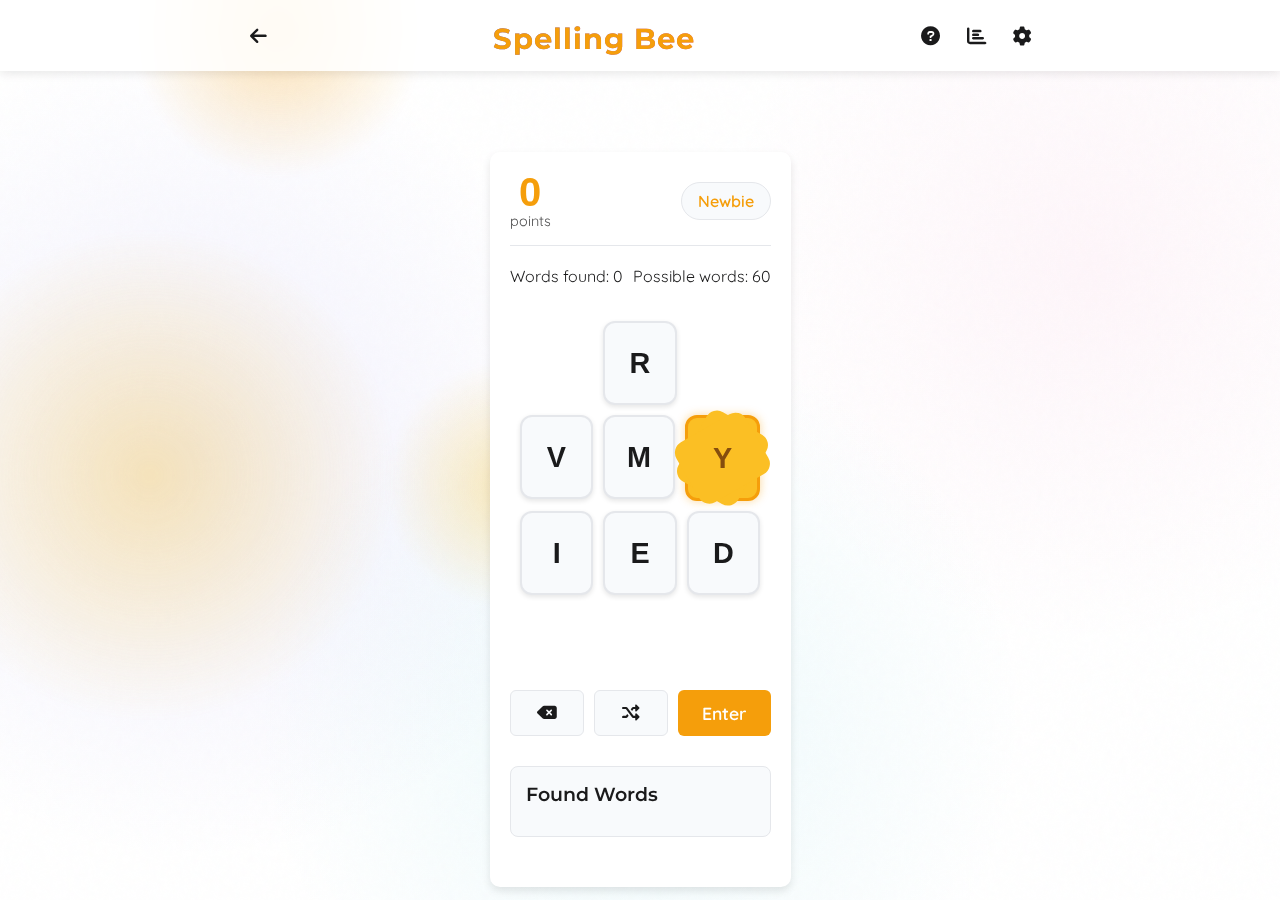
<file: spellingbee.html>
<!DOCTYPE html>
<html lang="en">
<head>
    <meta charset="UTF-8">
    <meta name="viewport" content="width=device-width, initial-scale=1.0">
    <title>Spelling Bee - Puzzle Grove</title>
    <link href="https://fonts.googleapis.com/css2?family=Montserrat:wght@300;700&family=Quicksand:wght@400;500;600&family=Clear+Sans:wght@400;500;700&display=swap" rel="stylesheet">
    <link href="https://cdnjs.cloudflare.com/ajax/libs/font-awesome/6.0.0/css/all.min.css" rel="stylesheet">
    <link href="https://cdn.jsdelivr.net/npm/bootstrap@5.3.2/dist/css/bootstrap.min.css" rel="stylesheet" integrity="sha384-T3c6CoIi6uLrA9TneNEoa7RxnatzjcDSCmG1MXxSR1GAsXEV/Dwwykc2MPK8M2HN" crossorigin="anonymous">
    <link rel="stylesheet" href="index.css">
    <link rel="stylesheet" href="spellingbee.css">
</head>
<body>
    <div class="animated-bg spellingbee-bg">
        <div></div>
        <div></div>
        <div></div>
    </div>

    <header class="game-header">
        <div class="header-content">
            <a href="index.html" class="back-button">
                <i class="fas fa-arrow-left"></i>
            </a>
            <h1>Spelling Bee</h1>
            <div class="game-actions">
                <button id="helpBtn" class="icon-button" aria-label="Help">
                    <i class="fas fa-question-circle"></i>
                </button>
                <button id="statsBtn" class="icon-button" aria-label="Statistics">
                    <i class="fas fa-chart-bar"></i>
                </button>
                <button id="settingsBtn" class="icon-button" aria-label="Settings">
                    <i class="fas fa-cog"></i>
                </button>
            </div>
        </div>
    </header>

    <main class="spellingbee-game">
        <div id="messageDisplay" class="message-display"></div>
        
        <div class="game-container">
            <div class="score-section">
                <div class="score-display">
                    <div id="current-score">0</div>
                    <div class="score-label">points</div>
                </div>
                <div class="rank-display">
                    <div id="current-rank">Beginner</div>
                </div>
            </div>

            <div class="game-status">
                <div class="found-counter">
                    <span>Words found:</span>
                    <span id="found-count">0</span>
                </div>
                <div class="total-counter">
                    <span>Possible words:</span>
                    <span id="total-possible">?</span>
                </div>
            </div>

            <div class="hive-container">
                <div class="hive">
                    <div class="hex-row">
                        <div class="hex-cell" data-letter=""></div>
                    </div>
                    <div class="hex-row">
                        <div class="hex-cell" data-letter=""></div>
                        <div class="hex-cell center required" data-letter=""></div>
                        <div class="hex-cell" data-letter=""></div>
                    </div>
                    <div class="hex-row">
                        <div class="hex-cell" data-letter=""></div>
                        <div class="hex-cell" data-letter=""></div>
                        <div class="hex-cell" data-letter=""></div>
                    </div>
                </div>
            </div>

            <div class="input-section">
                <div class="word-display" id="current-word"></div>
                <div class="button-row">
                    <button id="delete-btn" class="control-button" aria-label="Delete last letter">
                        <i class="fas fa-backspace"></i>
                    </button>
                    <button id="shuffle-btn" class="control-button" aria-label="Shuffle letters">
                        <i class="fas fa-random"></i>
                    </button>
                    <button id="enter-btn" class="primary-button" aria-label="Submit word">Enter</button>
                </div>
            </div>

            <div class="found-words">
                <h3>Found Words</h3>
                <div id="words-list"></div>
            </div>

            <!-- NYT style: no New Game or Reveal All controls -->
        </div>
    </main>
    
    <!-- Help Modal -->
    <div id="helpModal" class="modal">
        <div class="modal-content">
            <div class="modal-header">
                <h2>How to Play</h2>
                <span class="close">&times;</span>
            </div>
            <div class="modal-body">
                <p>Create words using the available letters in the honeycomb!</p>
                <ul>
                    <li>Words must be at least 4 letters long.</li>
                    <li>Words must include the center letter (highlighted in yellow).</li>
                    <li>Letters can be used more than once.</li>
                    <li>Scoring uses Scrabble letter values (A=1, B=3, C=3, D=2, ... Q=10, Z=10).</li>
                    <li>Pangrams (using all 7 letters) are allowed but have no extra bonus.</li>
                </ul>
                <p>Ranks:</p>
                <ul>
                    <li>Beginner: 0% of possible points</li>
                    <li>Good Start: 2%</li>
                    <li>Moving Up: 5%</li>
                    <li>Good: 8%</li>
                    <li>Solid: 15%</li>
                    <li>Nice: 25%</li>
                    <li>Great: 40%</li>
                    <li>Amazing: 50%</li>
                    <li>Genius: 70%</li>
                    <li>Queen Bee: 100%</li>
                </ul>
            </div>
        </div>
    </div>
    
    <!-- Stats Modal -->
    <div id="statsModal" class="modal">
        <div class="modal-content">
            <div class="modal-header">
                <h2>Statistics</h2>
                <span class="close">&times;</span>
            </div>
            <div class="modal-body">
                <div class="stats-grid">
                    <div class="stat-item">
                        <div id="gamesPlayed" class="stat-value">0</div>
                        <div class="stat-label">Games Played</div>
                    </div>
                    <div class="stat-item">
                        <div id="totalScore" class="stat-value">0</div>
                        <div class="stat-label">Total Score</div>
                    </div>
                    <div class="stat-item">
                        <div id="wordsFound" class="stat-value">0</div>
                        <div class="stat-label">Words Found</div>
                    </div>
                    <div class="stat-item">
                        <div id="pangrams" class="stat-value">0</div>
                        <div class="stat-label">Pangrams</div>
                    </div>
                </div>
                <div class="share-section">
                    <button id="shareButton" class="primary-button">
                        Share <i class="fas fa-share-alt"></i>
                    </button>
                </div>
            </div>
        </div>
    </div>
    
    <!-- Settings Modal -->
    <div id="settingsModal" class="modal">
        <div class="modal-content">
            <div class="modal-header">
                <h2>Settings</h2>
                <span class="close">&times;</span>
            </div>
            <div class="modal-body">
                <div class="setting-item">
                    <span>Dark Theme</span>
                    <label class="toggle">
                        <input type="checkbox" id="darkThemeToggle">
                        <span class="toggle-slider"></span>
                    </label>
                </div>
                <div class="setting-item">
                    <span>High Contrast</span>
                    <label class="toggle">
                        <input type="checkbox" id="highContrastToggle">
                        <span class="toggle-slider"></span>
                    </label>
                </div>
                <div class="setting-item">
                    <span>Sound Effects</span>
                    <label class="toggle">
                        <input type="checkbox" id="soundToggle">
                        <span class="toggle-slider"></span>
                    </label>
                </div>
            </div>
        </div>
    </div>
    
    <!-- Removed standalone Game End modal; we use Stats modal like NYT -->
    
    <!-- Removed Reveal All modal for NYT style -->
    
    <!-- Main spellingbee script -->
    <script src="database.js"></script>
    <script src="spellingbee.js"></script>
    <script src="https://cdn.jsdelivr.net/npm/bootstrap@5.3.2/dist/js/bootstrap.bundle.min.js" integrity="sha384-C6RzsynM9kWDrMNeT87bh95OGNyZPhcTNXj1NW7RuBCsyN/o0jlpcV8Qyq46cDfL" crossorigin="anonymous"></script>
</body>
</html>
</file>
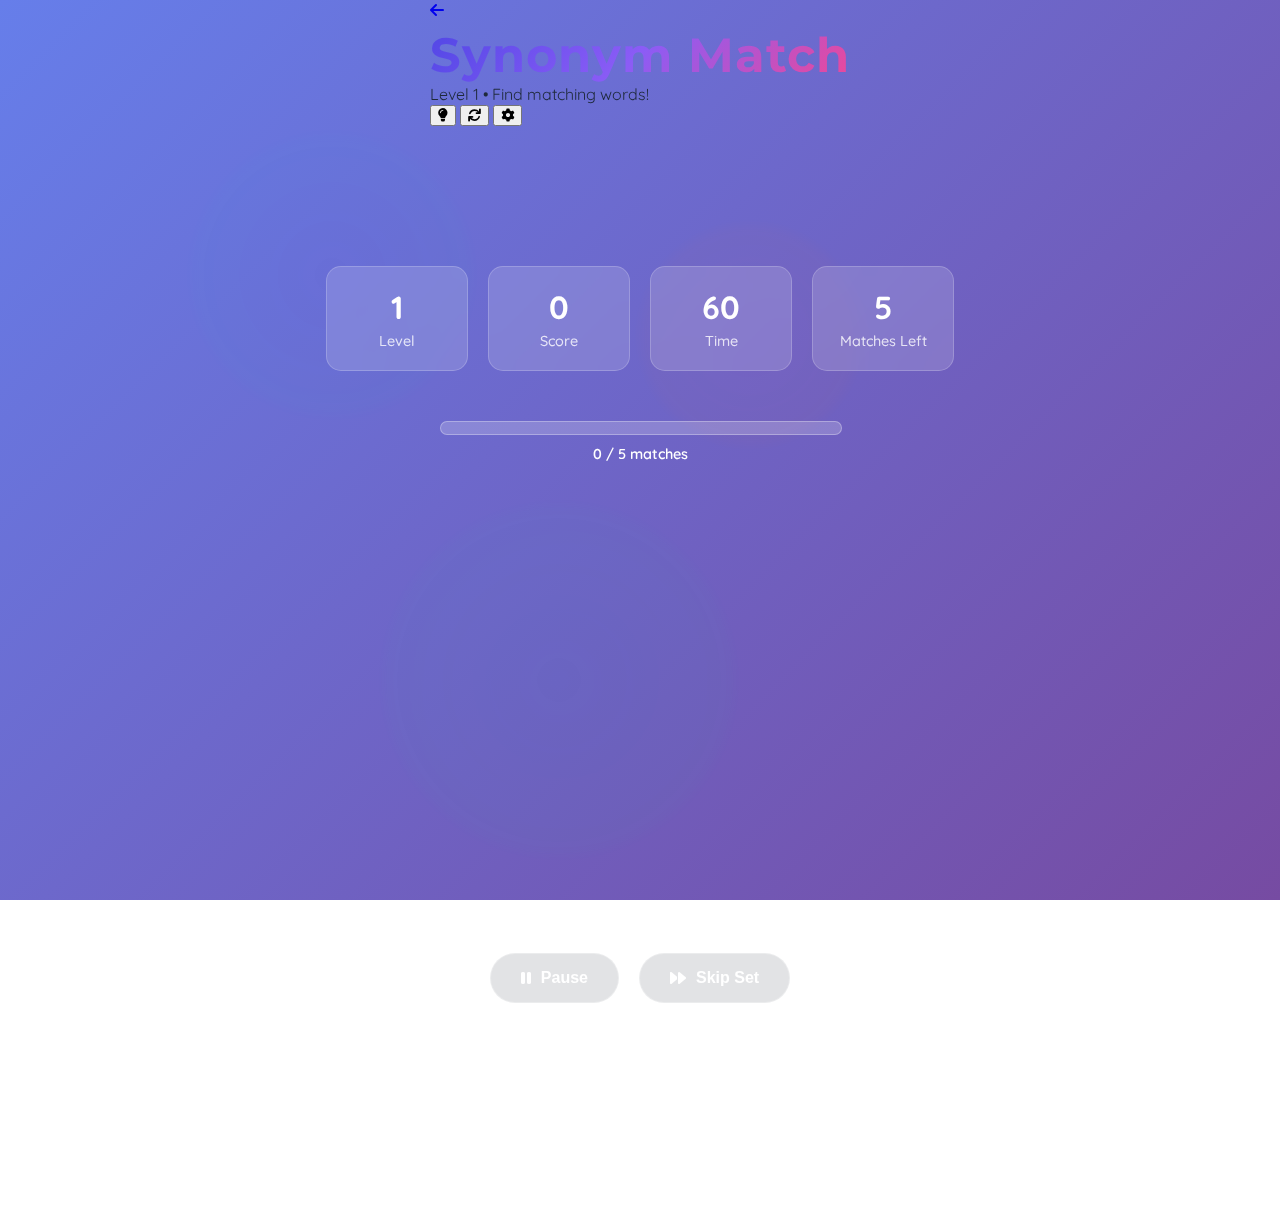
<file: synonym.html>
<!DOCTYPE html>
<html lang="en">
<head>
    <meta charset="UTF-8">
    <meta name="viewport" content="width=device-width, initial-scale=1.0">
    <title>Synonym Match - Puzzle Grove</title>
    <link href="https://fonts.googleapis.com/css2?family=Montserrat:wght@300;700&family=Quicksand:wght@400;500;600&family=Clear+Sans:wght@400;500;700&display=swap" rel="stylesheet">
    <link href="https://cdnjs.cloudflare.com/ajax/libs/font-awesome/6.0.0/css/all.min.css" rel="stylesheet">
    <link href="https://cdn.jsdelivr.net/npm/bootstrap@5.3.2/dist/css/bootstrap.min.css" rel="stylesheet" integrity="sha384-T3c6CoIi6uLrA9TneNEoa7RxnatzjcDSCmG1MXxSR1GAsXEV/Dwwykc2MPK8M2HN" crossorigin="anonymous">
    <link rel="stylesheet" href="index.css">
    <link rel="stylesheet" href="synonym.css">
</head>
<body>
    <div class="animated-bg synonym-bg">
        <div></div>
        <div></div>
        <div></div>
    </div>

    <header class="game-header">
        <div class="header-content">
            <a href="index.html" class="back-button">
                <i class="fas fa-arrow-left"></i>
            </a>
            <div class="header-title">
                <h1>Synonym Match</h1>
                <div class="game-info" id="gameInfo">Level 1 • Find matching words!</div>
            </div>
            <div class="game-actions">
                <button id="hintBtn" class="icon-button" aria-label="Hint">
                    <i class="fas fa-lightbulb"></i>
                </button>
                <button id="newGameBtn" class="icon-button" aria-label="New Game">
                    <i class="fas fa-refresh"></i>
                </button>
                <button id="settingsBtn" class="icon-button" aria-label="Settings">
                    <i class="fas fa-cog"></i>
                </button>
            </div>
        </div>
    </header>

    <main class="synonym-game">
        <div id="messageDisplay" class="message-display"></div>
        
        <div class="game-container">
            <div class="game-stats">
                <div class="stat-item">
                    <div class="stat-value" id="currentLevel">1</div>
                    <div class="stat-label">Level</div>
                </div>
                <div class="stat-item">
                    <div class="stat-value" id="currentScore">0</div>
                    <div class="stat-label">Score</div>
                </div>
                <div class="stat-item">
                    <div class="stat-value" id="timeLeft">60</div>
                    <div class="stat-label">Time</div>
                </div>
                <div class="stat-item">
                    <div class="stat-value" id="matchesLeft">5</div>
                    <div class="stat-label">Matches Left</div>
                </div>
            </div>

            <div class="progress-container">
                <div class="progress-bar">
                    <div class="progress-fill" id="progressFill"></div>
                </div>
                <div class="progress-text" id="progressText">0 / 5 matches</div>
            </div>

            <div class="synonym-container">
                <div class="words-grid" id="wordsGrid">
                    <!-- Synonym word cards will be generated here -->
                </div>
            </div>

            <div class="game-controls">
                <button id="pauseBtn" class="control-button">
                    <i class="fas fa-pause"></i> Pause
                </button>
                <button id="skipBtn" class="control-button">
                    <i class="fas fa-forward"></i> Skip Set
                </button>
                <button id="nextLevelBtn" class="primary-button" style="display: none;">
                    <i class="fas fa-arrow-right"></i> Next Level
                </button>
            </div>
        </div>
    </main>
    
    <!-- Settings Modal -->
    <div id="settingsModal" class="modal">
        <div class="modal-content">
            <div class="modal-header">
                <h2>Settings</h2>
                <span class="close">&times;</span>
            </div>
            <div class="modal-body">
                <div class="setting-item">
                    <span>Difficulty Level</span>
                    <select id="difficultySelect" class="setting-select">
                        <option value="easy">Easy (Common words)</option>
                        <option value="medium" selected>Medium (Mixed difficulty)</option>
                        <option value="hard">Hard (Advanced vocabulary)</option>
                    </select>
                </div>
                <div class="setting-item">
                    <span>Game Mode</span>
                    <select id="gameModeSelect" class="setting-select">
                        <option value="timed" selected>Timed (60 seconds per level)</option>
                        <option value="relaxed">Relaxed (No time limit)</option>
                        <option value="challenge">Challenge (30 seconds per level)</option>
                    </select>
                </div>
                <div class="setting-item">
                    <span>Show Definitions</span>
                    <label class="toggle">
                        <input type="checkbox" id="showDefinitionsToggle" checked>
                        <span class="toggle-slider"></span>
                    </label>
                </div>
                <div class="setting-item">
                    <span>Dark Theme</span>
                    <label class="toggle">
                        <input type="checkbox" id="darkThemeToggle">
                        <span class="toggle-slider"></span>
                    </label>
                </div>
                <div class="setting-item">
                    <span>Sound Effects</span>
                    <label class="toggle">
                        <input type="checkbox" id="soundToggle" checked>
                        <span class="toggle-slider"></span>
                    </label>
                </div>
            </div>
        </div>
    </div>
    
    <!-- Hint Modal -->
    <div id="hintModal" class="modal">
        <div class="modal-content">
            <div class="modal-header">
                <h2>Hint</h2>
                <span class="close">&times;</span>
            </div>
            <div class="modal-body">
                <div id="hintContent">
                    <p>Look for words with similar meanings!</p>
                    <div class="hint-info">
                        <div class="hint-item">
                            <strong>Remaining Matches:</strong> <span id="hintMatches">5</span>
                        </div>
                        <div class="hint-item">
                            <strong>Tip:</strong> <span id="hintTip">Try to group words by their meanings</span>
                        </div>
                    </div>
                </div>
                <div class="hint-actions">
                    <button id="showMatchBtn" class="primary-button">
                        <i class="fas fa-eye"></i> Show One Match (Cost: 50 points)
                    </button>
                </div>
            </div>
        </div>
    </div>

    <!-- Pause Modal -->
    <div id="pauseModal" class="modal">
        <div class="modal-content">
            <div class="modal-header">
                <h2>Game Paused</h2>
                <span class="close">&times;</span>
            </div>
            <div class="modal-body">
                <div class="pause-info">
                    <p>Take your time! The game is paused.</p>
                    <div class="pause-stats">
                        <div class="pause-stat">
                            <span>Current Level:</span>
                            <span id="pauseLevel">1</span>
                        </div>
                        <div class="pause-stat">
                            <span>Score:</span>
                            <span id="pauseScore">0</span>
                        </div>
                        <div class="pause-stat">
                            <span>Matches Left:</span>
                            <span id="pauseMatches">5</span>
                        </div>
                    </div>
                </div>
                <div class="pause-actions">
                    <button id="resumeBtn" class="primary-button">
                        <i class="fas fa-play"></i> Resume Game
                    </button>
                    <button id="restartBtn" class="control-button">
                        <i class="fas fa-refresh"></i> Restart Level
                    </button>
                </div>
            </div>
        </div>
    </div>

    <!-- Level Complete Modal -->
    <div id="levelCompleteModal" class="modal">
        <div class="modal-content">
            <div class="modal-header">
                <h2>Level Complete!</h2>
                <span class="close">&times;</span>
            </div>
            <div class="modal-body">
                <div class="level-complete-info">
                    <div class="completion-message">
                        <i class="fas fa-star"></i>
                        <h3 id="completionMessage">Great job!</h3>
                        <p id="completionDetails">You completed Level 1!</p>
                    </div>
                    <div class="level-stats">
                        <div class="level-stat">
                            <span>Time Bonus:</span>
                            <span id="timeBonus">+0</span>
                        </div>
                        <div class="level-stat">
                            <span>Level Score:</span>
                            <span id="levelScore">0</span>
                        </div>
                        <div class="level-stat">
                            <span>Total Score:</span>
                            <span id="totalScore">0</span>
                        </div>
                    </div>
                </div>
                <div class="level-complete-actions">
                    <button id="continueBtn" class="primary-button">
                        <i class="fas fa-arrow-right"></i> Continue
                    </button>
                    <button id="shareScoreBtn" class="control-button">
                        <i class="fas fa-share"></i> Share Score
                    </button>
                </div>
            </div>
        </div>
    </div>

    <!-- Game Over Modal -->
    <div id="gameOverModal" class="modal">
        <div class="modal-content">
            <div class="modal-header">
                <h2 id="gameOverTitle">Time's Up!</h2>
                <span class="close">&times;</span>
            </div>
            <div class="modal-body">
                <div id="gameOverContent">
                    <div class="game-result" id="gameResult">
                        <i class="fas fa-clock"></i>
                        <h3>Game Over</h3>
                        <p id="gameOverMessage">Time ran out!</p>
                    </div>
                    <div class="final-stats">
                        <div class="final-stat">
                            <span>Final Level:</span>
                            <span id="finalLevel">1</span>
                        </div>
                        <div class="final-stat">
                            <span>Final Score:</span>
                            <span id="finalScore">0</span>
                        </div>
                        <div class="final-stat">
                            <span>Total Matches:</span>
                            <span id="totalMatches">0</span>
                        </div>
                        <div class="final-stat">
                            <span>Best Score:</span>
                            <span id="bestScore">0</span>
                        </div>
                    </div>
                </div>
                <div class="game-over-actions">
                    <button id="playAgainBtn" class="primary-button">
                        <i class="fas fa-play"></i> Play Again
                    </button>
                    <button id="shareResultBtn" class="control-button">
                        <i class="fas fa-share"></i> Share Result
                    </button>
                </div>
            </div>
        </div>
    </div>

    <script src="database.js"></script>
    <script src="synonym.js"></script>
    <script src="https://cdn.jsdelivr.net/npm/bootstrap@5.3.2/dist/js/bootstrap.bundle.min.js" integrity="sha384-C6RzsynM9kWDrMNeT87bh95OGNyZPhcTNXj1NW7RuBCsyN/o0jlpcV8Qyq46cDfL" crossorigin="anonymous"></script>
</body>
</html>
</file>
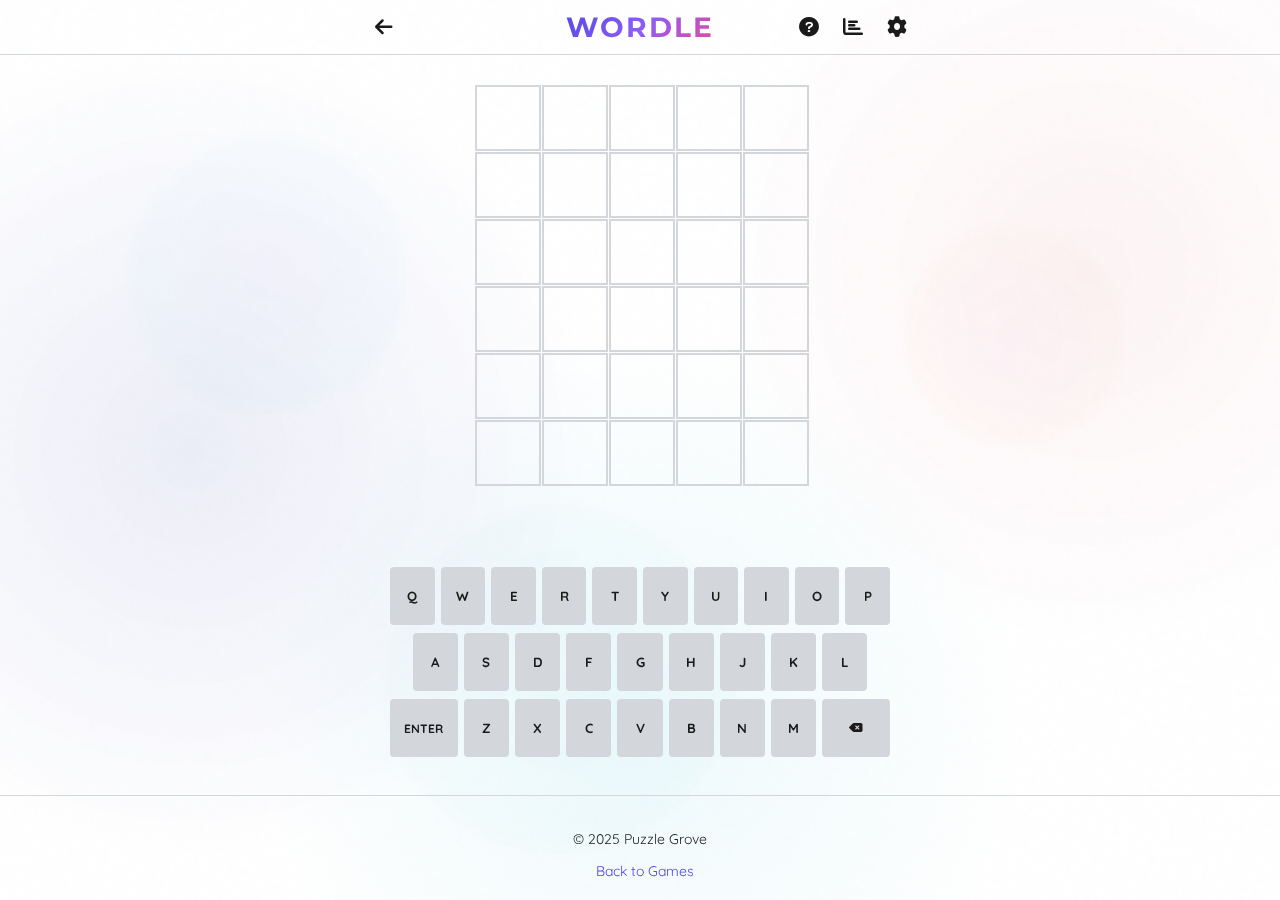
<file: wordle.html>
<!DOCTYPE html>
<html lang="en">
<head>
    <meta charset="UTF-8">
    <meta name="viewport" content="width=device-width, initial-scale=1.0">
    <title>Wordle - Puzzle Grove</title>
    <link href="https://fonts.googleapis.com/css2?family=Montserrat:wght@300;700&family=Quicksand:wght@400;500;600&family=Clear+Sans:wght@400;500;700&display=swap" rel="stylesheet">
    <link href="https://cdnjs.cloudflare.com/ajax/libs/font-awesome/6.0.0/css/all.min.css" rel="stylesheet">
    <link href="https://cdn.jsdelivr.net/npm/bootstrap@5.3.2/dist/css/bootstrap.min.css" rel="stylesheet" integrity="sha384-T3c6CoIi6uLrA9TneNEoa7RxnatzjcDSCmG1MXxSR1GAsXEV/Dwwykc2MPK8M2HN" crossorigin="anonymous">
    <link rel="stylesheet" href="index.css">
    <link rel="stylesheet" href="wordle.css">
</head>
<body>
    <div class="animated-bg wordle-bg">
        <div></div>
        <div></div>
        <div></div>
    </div>

    <header class="game-header">
        <div class="header-content">
            <a href="index.html" class="back-button">
                <i class="fas fa-arrow-left"></i>
            </a>
            <h1>Wordle</h1>
            <div class="game-actions">
                <button id="helpBtn" class="icon-button" aria-label="Help">
                    <i class="fas fa-question-circle"></i>
                </button>
                <button id="statsBtn" class="icon-button" aria-label="Statistics">
                    <i class="fas fa-chart-bar"></i>
                </button>
                <button id="settingsBtn" class="icon-button" aria-label="Settings">
                    <i class="fas fa-cog"></i>
                </button>
            </div>
        </div>
    </header>

    <main class="wordle-game">
        <div class="game-board">
            <!-- Rows for the game board (6 rows, 5 columns) -->
            <div class="board-row">
                <div class="tile" data-state="empty"></div>
                <div class="tile" data-state="empty"></div>
                <div class="tile" data-state="empty"></div>
                <div class="tile" data-state="empty"></div>
                <div class="tile" data-state="empty"></div>
            </div>
            <div class="board-row">
                <div class="tile" data-state="empty"></div>
                <div class="tile" data-state="empty"></div>
                <div class="tile" data-state="empty"></div>
                <div class="tile" data-state="empty"></div>
                <div class="tile" data-state="empty"></div>
            </div>
            <div class="board-row">
                <div class="tile" data-state="empty"></div>
                <div class="tile" data-state="empty"></div>
                <div class="tile" data-state="empty"></div>
                <div class="tile" data-state="empty"></div>
                <div class="tile" data-state="empty"></div>
            </div>
            <div class="board-row">
                <div class="tile" data-state="empty"></div>
                <div class="tile" data-state="empty"></div>
                <div class="tile" data-state="empty"></div>
                <div class="tile" data-state="empty"></div>
                <div class="tile" data-state="empty"></div>
            </div>
            <div class="board-row">
                <div class="tile" data-state="empty"></div>
                <div class="tile" data-state="empty"></div>
                <div class="tile" data-state="empty"></div>
                <div class="tile" data-state="empty"></div>
                <div class="tile" data-state="empty"></div>
            </div>
            <div class="board-row">
                <div class="tile" data-state="empty"></div>
                <div class="tile" data-state="empty"></div>
                <div class="tile" data-state="empty"></div>
                <div class="tile" data-state="empty"></div>
                <div class="tile" data-state="empty"></div>
            </div>
        </div>

        <!-- Message display area -->
        <div id="message-container"></div>

        <!-- Keyboard -->
        <div class="keyboard">
            <div class="keyboard-row">
                <button class="key" data-key="q">q</button>
                <button class="key" data-key="w">w</button>
                <button class="key" data-key="e">e</button>
                <button class="key" data-key="r">r</button>
                <button class="key" data-key="t">t</button>
                <button class="key" data-key="y">y</button>
                <button class="key" data-key="u">u</button>
                <button class="key" data-key="i">i</button>
                <button class="key" data-key="o">o</button>
                <button class="key" data-key="p">p</button>
            </div>
            <div class="keyboard-row">
                <div class="spacer half"></div>
                <button class="key" data-key="a">a</button>
                <button class="key" data-key="s">s</button>
                <button class="key" data-key="d">d</button>
                <button class="key" data-key="f">f</button>
                <button class="key" data-key="g">g</button>
                <button class="key" data-key="h">h</button>
                <button class="key" data-key="j">j</button>
                <button class="key" data-key="k">k</button>
                <button class="key" data-key="l">l</button>
                <div class="spacer half"></div>
            </div>
            <div class="keyboard-row">
                <button class="key key-wide" data-key="enter">enter</button>
                <button class="key" data-key="z">z</button>
                <button class="key" data-key="x">x</button>
                <button class="key" data-key="c">c</button>
                <button class="key" data-key="v">v</button>
                <button class="key" data-key="b">b</button>
                <button class="key" data-key="n">n</button>
                <button class="key" data-key="m">m</button>
                <button class="key key-wide" data-key="backspace">
                    <i class="fas fa-backspace"></i>
                </button>
            </div>
        </div>
    </main>

    <!-- Help Modal -->
    <div id="helpModal" class="modal">
        <div class="modal-content">
            <div class="modal-header">
                <h2>How to Play</h2>
                <span class="close">&times;</span>
            </div>
            <div class="modal-body">
                <p>Guess the <strong>WORDLE</strong> in 6 tries.</p>
                <p>Each guess must be a valid 5-letter word. Hit the enter button to submit.</p>
                <p>After each guess, the color of the tiles will change to show how close your guess was to the word.</p>
                
                <div class="examples">
                    <div class="example">
                        <div class="example-tiles">
                            <div class="tile example-tile correct">W</div>
                            <div class="tile example-tile">E</div>
                            <div class="tile example-tile">A</div>
                            <div class="tile example-tile">R</div>
                            <div class="tile example-tile">Y</div>
                        </div>
                        <p>The letter <strong>W</strong> is in the word and in the correct spot.</p>
                    </div>
                    
                    <div class="example">
                        <div class="example-tiles">
                            <div class="tile example-tile">P</div>
                            <div class="tile example-tile present">I</div>
                            <div class="tile example-tile">L</div>
                            <div class="tile example-tile">O</div>
                            <div class="tile example-tile">T</div>
                        </div>
                        <p>The letter <strong>I</strong> is in the word but in the wrong spot.</p>
                    </div>
                    
                    <div class="example">
                        <div class="example-tiles">
                            <div class="tile example-tile">V</div>
                            <div class="tile example-tile">A</div>
                            <div class="tile example-tile">G</div>
                            <div class="tile example-tile absent">U</div>
                            <div class="tile example-tile">E</div>
                        </div>
                        <p>The letter <strong>U</strong> is not in the word in any spot.</p>
                    </div>
                </div>
            </div>
        </div>
    </div>

    <!-- Stats Modal -->
    <div id="statsModal" class="modal">
        <div class="modal-content">
            <div class="modal-header">
                <h2>Statistics</h2>
                <span class="close">&times;</span>
            </div>
            <div class="modal-body">
                <div class="stats-container">
                    <div class="stat-box">
                        <div class="stat-number" id="gamesPlayed">0</div>
                        <div class="stat-label">Played</div>
                    </div>
                    <div class="stat-box">
                        <div class="stat-number" id="winPercentage">0</div>
                        <div class="stat-label">Win %</div>
                    </div>
                    <div class="stat-box">
                        <div class="stat-number" id="currentStreak">0</div>
                        <div class="stat-label">Current Streak</div>
                    </div>
                    <div class="stat-box">
                        <div class="stat-number" id="maxStreak">0</div>
                        <div class="stat-label">Max Streak</div>
                    </div>
                </div>
                
                <h3>Guess Distribution</h3>
                <div class="guess-distribution" id="guessDistribution">
                    <!-- Will be populated by JS -->
                </div>
                
                <div class="next-wordle">
                    <div id="countdown"></div>
                    <button id="shareButton" class="share-button">Share <i class="fas fa-share-alt"></i></button>
                </div>
            </div>
        </div>
    </div>

    <!-- Settings Modal -->
    <div id="settingsModal" class="modal">
        <div class="modal-content">
            <div class="modal-header">
                <h2>Settings</h2>
                <span class="close">&times;</span>
            </div>
            <div class="modal-body">
                <div class="setting">
                    <div class="setting-text">
                        <div class="setting-title">Dark Theme</div>
                        <div class="setting-description">Change the appearance of the game</div>
                    </div>
                    <div class="setting-control">
                        <label class="switch">
                            <input type="checkbox" id="darkThemeToggle">
                            <span class="slider round"></span>
                        </label>
                    </div>
                </div>
                <div class="setting">
                    <div class="setting-text">
                        <div class="setting-title">High Contrast Mode</div>
                        <div class="setting-description">For improved color vision</div>
                    </div>
                    <div class="setting-control">
                        <label class="switch">
                            <input type="checkbox" id="highContrastToggle">
                            <span class="slider round"></span>
                        </label>
                    </div>
                </div>
                <div class="setting">
                    <div class="setting-text">
                        <div class="setting-title">Hard Mode</div>
                        <div class="setting-description">Any revealed hints must be used in subsequent guesses</div>
                    </div>
                    <div class="setting-control">
                        <label class="switch">
                            <input type="checkbox" id="hardModeToggle">
                            <span class="slider round"></span>
                        </label>
                    </div>
                </div>
            </div>
            <div class="modal-footer">
                <div class="version">Puzzle Grove Wordle v1.0</div>
            </div>
        </div>
    </div>

    <!-- Game End Modal -->
    <div id="gameEndModal" class="modal">
        <div class="modal-content">
            <div class="modal-header">
                <h2 id="gameEndTitle">Success!</h2>
                <span class="close">&times;</span>
            </div>
            <div class="modal-body">
                <p id="gameEndMessage"></p>
                <div class="word-reveal">
                    <p>The word was: <strong id="revealWord"></strong></p>
                </div>
                <div class="next-wordle">
                    <button id="playAgainButton" class="play-again-button">Play Again</button>
                    <button id="gameEndShareButton" class="share-button">Share <i class="fas fa-share-alt"></i></button>
                </div>
            </div>
        </div>
    </div>

    <footer class="game-footer">
        <p>&copy; 2025 Puzzle Grove</p>
        <a href="index.html">Back to Games</a>
    </footer>

    <script src="wordle.js">    </script>
    <script src="https://cdn.jsdelivr.net/npm/bootstrap@5.3.2/dist/js/bootstrap.bundle.min.js" integrity="sha384-C6RzsynM9kWDrMNeT87bh95OGNyZPhcTNXj1NW7RuBCsyN/o0jlpcV8Qyq46cDfL" crossorigin="anonymous"></script>
</body>
</html>
</file>
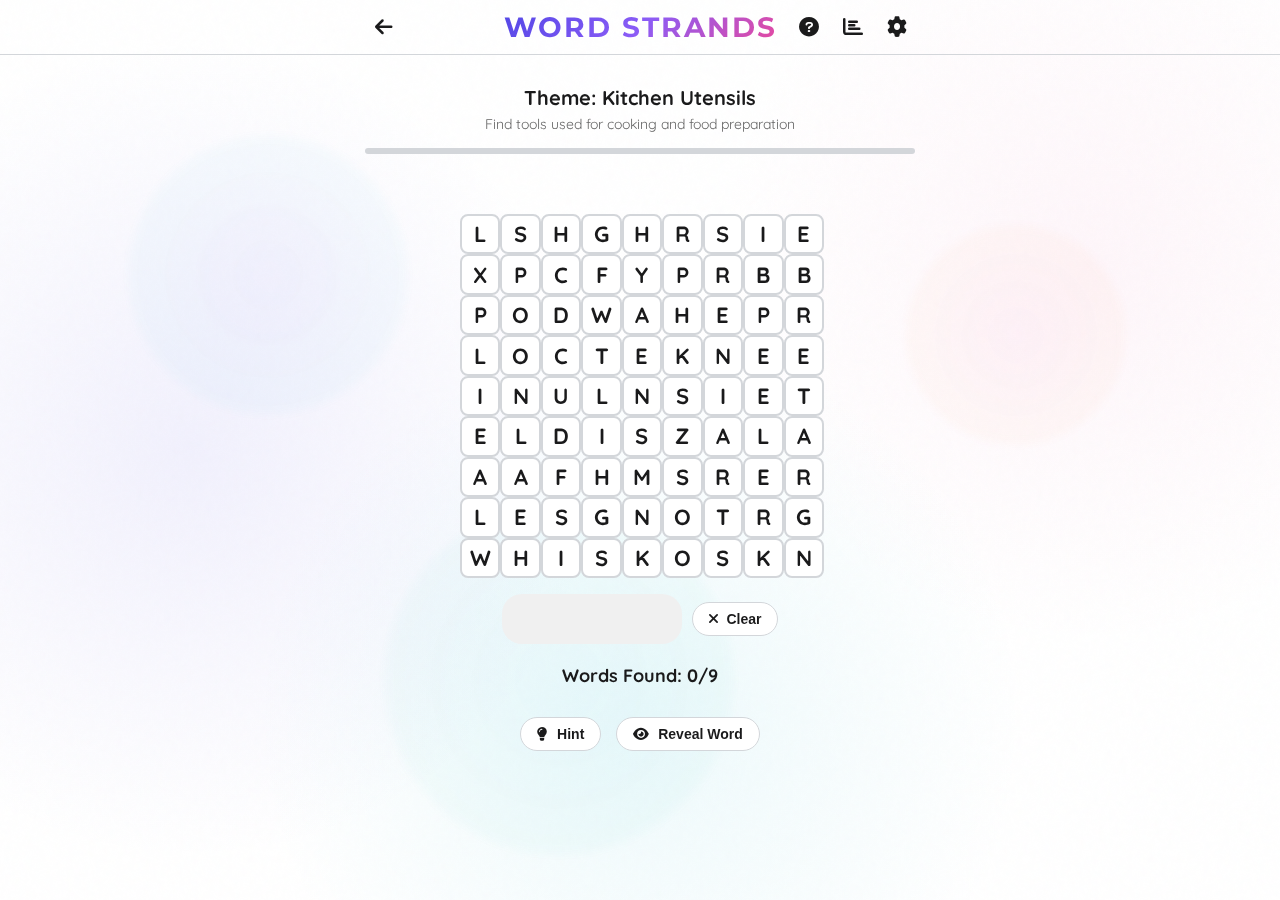
<file: wordsearch.html>
<!DOCTYPE html>
<html lang="en">
<head>
    <meta charset="UTF-8">
    <meta name="viewport" content="width=device-width, initial-scale=1.0">
    <title>Word Strands - Puzzle Grove</title>
    <link href="https://fonts.googleapis.com/css2?family=Montserrat:wght@300;700&family=Quicksand:wght@400;500;600&family=Clear+Sans:wght@400;500;700&display=swap" rel="stylesheet">
    <link href="https://cdnjs.cloudflare.com/ajax/libs/font-awesome/6.0.0/css/all.min.css" rel="stylesheet">
    <link href="https://cdn.jsdelivr.net/npm/bootstrap@5.3.2/dist/css/bootstrap.min.css" rel="stylesheet" integrity="sha384-T3c6CoIi6uLrA9TneNEoa7RxnatzjcDSCmG1MXxSR1GAsXEV/Dwwykc2MPK8M2HN" crossorigin="anonymous">
    <link rel="stylesheet" href="index.css">
    <link rel="stylesheet" href="wordsearch.css">
</head>
<body>
    <div class="animated-bg wordsearch-bg">
        <div></div>
        <div></div>
        <div></div>
    </div>

    <header class="game-header">
        <div class="header-content">
            <a href="index.html" class="back-button">
                <i class="fas fa-arrow-left"></i>
            </a>
            <h1>Word Strands</h1>
            <div class="game-actions">
                <button id="helpBtn" class="icon-button" aria-label="Help">
                    <i class="fas fa-question-circle"></i>
                </button>
                <button id="statsBtn" class="icon-button" aria-label="Statistics">
                    <i class="fas fa-chart-bar"></i>
                </button>
                <button id="settingsBtn" class="icon-button" aria-label="Settings">
                    <i class="fas fa-cog"></i>
                </button>
            </div>
        </div>
    </header>

    <main class="wordsearch-game">
        <div class="theme-container">
            <h2 class="theme-title">Theme: <span id="gameTheme">Loading...</span></h2>
            <div class="theme-desc" id="themeDescription">Finding words related to this theme...</div>
        </div>

        <div class="progress-bar-container">
            <div id="progressBar" class="progress-bar"></div>
        </div>

        <div id="messageDisplay" class="message-display"></div>
        
        <div class="game-board" id="gameBoard">
            <!-- Grid will be generated by JavaScript -->
        </div>
        
        <div class="current-word-container">
            <div id="currentWord" class="current-word"></div>
            <button id="clearWordBtn" class="control-button">
                <i class="fas fa-times"></i> Clear
            </button>
        </div>
        
        <div class="found-words-container">
            <h3>Words Found: <span id="foundWordsCount">0</span>/<span id="totalWordsCount">0</span></h3>
            <div id="foundWordsList" class="found-words-list"></div>
        </div>
        
        <div class="game-controls">
            <button id="hintBtn" class="control-button">
                <i class="fas fa-lightbulb"></i> Hint
            </button>
            <button id="revealBtn" class="control-button">
                <i class="fas fa-eye"></i> Reveal Word
            </button>
        </div>
    </main>
    
    <!-- Help Modal -->
    <div id="helpModal" class="modal">
        <div class="modal-content">
            <div class="modal-header">
                <h2>How to Play</h2>
                <span class="close">&times;</span>
            </div>
            <div class="modal-body">
                <p>Find words related to the given theme in the grid.</p>
                <ul>
                    <li>Select letters one by one to form words</li>
                    <li>You can only select letters that are adjacent (horizontally, vertically, or diagonally)</li>
                    <li>Words must be at least 4 letters long</li>
                    <li>The puzzle is complete when you find all hidden words</li>
                </ul>
                <p><strong>Hints:</strong> If you're stuck, use the hint button to highlight a letter of a hidden word.</p>
            </div>
        </div>
    </div>
    
    <!-- Stats Modal -->
    <div id="statsModal" class="modal">
        <div class="modal-content">
            <div class="modal-header">
                <h2>Statistics</h2>
                <span class="close">&times;</span>
            </div>
            <div class="modal-body">
                <div class="stats-grid">
                    <div class="stat-item">
                        <div id="gamesPlayed" class="stat-value">0</div>
                        <div class="stat-label">Played</div>
                    </div>
                    <div class="stat-item">
                        <div id="wordsFound" class="stat-value">0</div>
                        <div class="stat-label">Words Found</div>
                    </div>
                    <div class="stat-item">
                        <div id="hintsUsed" class="stat-value">0</div>
                        <div class="stat-label">Hints Used</div>
                    </div>
                    <div class="stat-item">
                        <div id="avgCompletionTime" class="stat-value">0</div>
                        <div class="stat-label">Avg. Time (min)</div>
                    </div>
                </div>
                <div class="share-section">
                    <button id="shareButton" class="primary-button">
                        Share <i class="fas fa-share-alt"></i>
                    </button>
                </div>
            </div>
        </div>
    </div>
    
    <!-- Settings Modal -->
    <div id="settingsModal" class="modal">
        <div class="modal-content">
            <div class="modal-header">
                <h2>Settings</h2>
                <span class="close">&times;</span>
            </div>
            <div class="modal-body">
                <div class="setting-item">
                    <span>Dark Theme</span>
                    <label class="toggle">
                        <input type="checkbox" id="darkThemeToggle">
                        <span class="toggle-slider"></span>
                    </label>
                </div>
                <div class="setting-item">
                    <span>High Contrast</span>
                    <label class="toggle">
                        <input type="checkbox" id="highContrastToggle">
                        <span class="toggle-slider"></span>
                    </label>
                </div>
                <div class="setting-item">
                    <span>Sound Effects</span>
                    <label class="toggle">
                        <input type="checkbox" id="soundToggle">
                        <span class="toggle-slider"></span>
                    </label>
                </div>
            </div>
        </div>
    </div>
    
    <!-- Game Complete Modal -->
    <div id="gameCompleteModal" class="modal">
        <div class="modal-content">
            <div class="modal-header">
                <h2>Puzzle Complete!</h2>
                <span class="close">&times;</span>
            </div>
            <div class="modal-body">
                <p id="completionMessage"></p>
                <div class="completion-details">
                    <div class="completion-item">
                        <span class="completion-label">Time:</span>
                        <span id="completionTime" class="completion-value"></span>
                    </div>
                    <div class="completion-item">
                        <span class="completion-label">Words Found:</span>
                        <span id="completionWordsFound" class="completion-value"></span>
                    </div>
                    <div class="completion-item">
                        <span class="completion-label">Hints Used:</span>
                        <span id="completionHintsUsed" class="completion-value"></span>
                    </div>
                </div>
                <div class="share-section">
                    <button id="gameEndShareButton" class="primary-button">
                        Share <i class="fas fa-share-alt"></i>
                    </button>
                </div>
                <div class="play-again-section">
                    <button id="playAgainButton" class="primary-button">
                        Play Again
                    </button>
                </div>
            </div>
        </div>
    </div>

    <!-- Word List Modal (for debug or revealed words) -->
    <div id="wordListModal" class="modal">
        <div class="modal-content">
            <div class="modal-header">
                <h2>Word List</h2>
                <span class="close">&times;</span>
            </div>
            <div class="modal-body">
                <div id="completeWordList" class="word-list"></div>
            </div>
        </div>
    </div>

    <script src="database.js"></script>
    <script src="wordsearch.js"></script>
    <script src="https://cdn.jsdelivr.net/npm/bootstrap@5.3.2/dist/js/bootstrap.bundle.min.js" integrity="sha384-C6RzsynM9kWDrMNeT87bh95OGNyZPhcTNXj1NW7RuBCsyN/o0jlpcV8Qyq46cDfL" crossorigin="anonymous"></script>
</body>
</html>
</file>
<file: index.css>
/* Puzzle Grove Styles */
:root {
    --primary: #4f46e5;
    --primary-dark: #4338ca;
    --primary-light: #818cf8;
    --accent: #06b6d4;
    --accent-dark: #0891b2;
    --accent-light: #22d3ee;
    --bg-light: #f8fafc;
    --bg-medium: #e0f2fe;
    --text-dark: #1e293b;
    --text-medium: #475569;
    --gradient-1: linear-gradient(135deg, #4f46e5 0%, #8b5cf6 50%, #ec4899 100%);
    --gradient-2: linear-gradient(135deg, #ec4899 0%, #f43f5e 50%, #f97316 100%);
    --gradient-3: linear-gradient(135deg, #3b82f6 0%, #06b6d4 50%, #14b8a6 100%);
}

body {
    background: linear-gradient(135deg, var(--bg-light) 0%, var(--bg-medium) 100%);
    font-family: 'Quicksand', 'Montserrat', Arial, sans-serif;
    margin: 0;
    min-height: 100vh;
    display: flex;
    flex-direction: column;
    align-items: center;
    background-image: 
        radial-gradient(circle at 15% 50%, rgba(79, 70, 229, 0.08) 0, transparent 35%),
        radial-gradient(circle at 85% 30%, rgba(236, 72, 153, 0.05) 0, transparent 30%),
        radial-gradient(circle at 50% 80%, rgba(6, 182, 212, 0.07) 0, transparent 40%);
    background-attachment: fixed;
    color: var(--text-dark);
}

.header {
    margin-top: 40px;
    margin-bottom: 48px;
    display: flex;
    flex-direction: column;
    align-items: center;
    position: relative;
    background: rgba(255, 255, 255, 0.85);
    backdrop-filter: blur(12px);
    padding: 32px 48px 36px 48px;
    border-radius: 24px;
    box-shadow: 
        0 20px 40px rgba(15, 23, 42, 0.08),
        0 0 0 1px rgba(255, 255, 255, 0.9);
    width: 90%;
    max-width: 600px;
    border: 1px solid rgba(255, 255, 255, 0.2);
}

/* Simplify header: remove extra glow/underline to keep it clean */
h1 {  
    font-size: 3rem;
    margin: 0;
    padding-top: 6px;
    font-family: 'Montserrat', Arial, sans-serif;
    font-weight: 700;
    background: var(--gradient-1);
    background-clip: text;
    -webkit-background-clip: text;
    color: transparent;
    /* no text glow or animations for a clean header */
    text-shadow: none;
    letter-spacing: 1px;
    position: relative;
    display: inline-block;
}

.subtitle {
    font-size: 1.3rem;
    color: var(--text-medium);
    margin-top: 18px;
    margin-bottom: 8px;
    font-family: 'Quicksand', Arial, sans-serif;
    font-weight: 600;
    letter-spacing: 0.8px;
    position: relative;
    padding: 0 30px;
    display: flex;
    align-items: center;
}

.subtitle::before, .subtitle::after {
    content: "";
    height: 2px;
    width: 20px;
    position: absolute;
    background: var(--gradient-1);
    border-radius: 2px;
}

.subtitle::before {
    left: 0;
}

.subtitle::after {
    right: 0;
}

/* Disable subtitle pulse for a more static, professional header */
.subtitle {
    animation: none;
}

.games-grid {
    display: grid;
    grid-template-columns: repeat(auto-fit, minmax(220px, 1fr));
    gap: 32px;
    margin: 48px 0;
    width: 90vw;
    max-width: 900px;
}

.game-card {
    background: #fff;
    border-radius: 16px;
    box-shadow: 0 10px 30px rgba(37,99,235,0.1);
    padding: 36px 24px 28px 24px;
    text-align: center;
    transition: all 0.3s cubic-bezier(0.34, 1.56, 0.64, 1);
    cursor: pointer;
    position: relative;
    overflow: hidden;
    backdrop-filter: blur(10px);
    border: 1px solid rgba(255, 255, 255, 0.8);
    background: linear-gradient(180deg, 
        rgba(255, 255, 255, 0.95) 0%, 
        rgba(249, 250, 251, 0.95) 100%);
}

.game-card:hover {
    transform: translateY(-10px);
    box-shadow: 0 20px 40px rgba(37,99,235,0.15);
    background: linear-gradient(180deg, 
        rgba(255, 255, 255, 0.97) 0%, 
        rgba(239, 246, 255, 0.97) 100%);
    border-color: var(--primary-light);
}

.game-title {
    font-size: 1.35rem;
    color: var(--text-dark);
    margin-bottom: 10px;
    font-weight: bold;
    position: relative;
    z-index: 1;
    transition: all 0.3s ease;
    padding-bottom: 8px;
}

.game-title::after {
    content: '';
    position: absolute;
    bottom: 0;
    left: 50%;
    transform: translateX(-50%);
    width: 0;
    height: 2px;
    background: var(--gradient-3);
    transition: width 0.3s ease;
}

.game-card:hover .game-title {
    background: var(--gradient-1);
    -webkit-background-clip: text;
    background-clip: text;
    color: transparent;
}

.game-card:hover .game-title::after {
    width: 40%;
}

.game-graphic {
    height: 80px;
    width: 80px;
    margin: 0 auto 20px auto;
    position: relative;
    z-index: 1;
    user-select: none;
    transition: all 0.4s cubic-bezier(0.34, 1.56, 0.64, 1);
    display: flex;
    align-items: center;
    justify-content: center;
    border-radius: 16px;
    background: linear-gradient(135deg, rgba(79, 70, 229, 0.07) 0%, rgba(236, 72, 153, 0.07) 100%);
    box-shadow: 
        0 8px 16px -4px rgba(79, 70, 229, 0.15),
        0 0 0 1px rgba(255, 255, 255, 0.9) inset;
    backdrop-filter: blur(5px);
}

.game-card:hover .game-graphic {
    transform: scale(1.15) translateY(-5px);
    box-shadow: 
        0 15px 30px -8px rgba(79, 70, 229, 0.25),
        0 0 0 1px rgba(79, 70, 229, 0.2) inset;
    background: linear-gradient(135deg, rgba(79, 70, 229, 0.1) 0%, rgba(236, 72, 153, 0.1) 100%);
}

.game-graphic svg {
    width: 65%;
    height: 65%;
    filter: drop-shadow(0 2px 3px rgba(79, 70, 229, 0.2));
    transition: all 0.4s ease;
}

.game-card:hover .game-graphic svg {
    filter: drop-shadow(0 3px 5px rgba(79, 70, 229, 0.3));
    transform: scale(1.05);
}

.game-desc {
    font-size: 1.05rem;
    color: var(--text-medium);
    position: relative;
    z-index: 1;
    margin-top: 5px;
    transition: all 0.3s ease;
}

.game-card:hover .game-desc {
    color: var(--primary-dark);
}

@media (max-width: 600px) {
    h1 { font-size: 2.5rem; }
    .games-grid { grid-template-columns: 1fr; }
    .header { padding: 24px 30px 28px 30px; }
}

/* Add perspective to grid for 3D hover effects */
.games-grid {
    perspective: 1000px;
}

.game-card {
    transition: all 0.4s cubic-bezier(0.34, 1.56, 0.64, 1), transform 0.2s ease-out;
    transform-style: preserve-3d;
}

/* Add subtle interactive hover effect */
.game-card:hover {
    z-index: 10;
}

/* Header description styling */
.header-description {
    margin-top: 12px;
    color: var(--text-medium);
    font-size: 1rem;
    font-weight: 500;
    opacity: 0.85;
    max-width: 85%;
    text-align: center;
    line-height: 1.5;
}

.page-footer {
    margin-top: 60px;
    margin-bottom: 30px;
    text-align: center;
    color: var(--text-medium);
    font-size: 0.95rem;
    background: rgba(255, 255, 255, 0.7);
    backdrop-filter: blur(10px);
    padding: 20px 30px;
    border-radius: 16px;
    width: 90%;
    max-width: 600px;
    box-shadow: 
        0 10px 30px -10px rgba(15, 23, 42, 0.08),
        0 0 0 1px rgba(255, 255, 255, 0.6);
}

.social-links {
    display: flex;
    gap: 20px;
    margin-top: 16px;
    justify-content: center;
}

.social-link {
    color: var(--primary);
    font-size: 1.3rem;
    transition: all 0.3s cubic-bezier(0.34, 1.56, 0.64, 1);
    display: flex;
    align-items: center;
    justify-content: center;
    width: 40px;
    height: 40px;
    border-radius: 50%;
    background: rgba(255, 255, 255, 0.8);
    box-shadow: 
        0 4px 10px -2px rgba(79, 70, 229, 0.15),
        0 0 0 1px rgba(255, 255, 255, 0.7);
}

.social-link:hover {
    color: white;
    transform: translateY(-5px);
    background: var(--primary);
    box-shadow: 0 10px 20px -5px rgba(79, 70, 229, 0.25);
}

.animated-bg {
    position: fixed;
    top: 0;
    left: 0;
    width: 100%;
    height: 100%;
    z-index: -1;
    pointer-events: none;
    overflow: hidden;
}

.animated-bg div {
    position: absolute;
    border-radius: 50%;
    opacity: 0.05;
    animation: float 20s infinite ease-in-out;
    background-image: radial-gradient(circle, rgba(79, 70, 229, 0.8) 0%, rgba(236, 72, 153, 0.5) 70%);
    filter: blur(5px);
}

.animated-bg div:nth-child(1) {
    width: 280px;
    height: 280px;
    left: 10%;
    top: 15%;
    animation-delay: 0s;
    animation-duration: 28s;
    background-image: radial-gradient(circle, rgba(79, 70, 229, 0.8) 0%, rgba(6, 182, 212, 0.5) 70%);
}

.animated-bg div:nth-child(2) {
    width: 220px;
    height: 220px;
    right: 12%;
    top: 25%;
    animation-delay: 3s;
    animation-duration: 22s;
    background-image: radial-gradient(circle, rgba(236, 72, 153, 0.8) 0%, rgba(249, 115, 22, 0.5) 70%);
}

.animated-bg div:nth-child(3) {
    width: 350px;
    height: 350px;
    left: 30%;
    bottom: 5%;
    animation-delay: 7s;
    animation-duration: 32s;
    background-image: radial-gradient(circle, rgba(6, 182, 212, 0.8) 0%, rgba(20, 184, 166, 0.5) 70%);
}

@keyframes float {
    0% {
        transform: translatey(0px) translateX(0px) rotate(0deg) scale(1);
        opacity: 0.03;
    }
    33% {
        transform: translatey(-50px) translateX(30px) rotate(120deg) scale(1.1);
        opacity: 0.05;
    }
    67% {
        transform: translatey(30px) translateX(-50px) rotate(240deg) scale(0.9);
        opacity: 0.04;
    }
    100% {
        transform: translatey(0px) translateX(0px) rotate(360deg) scale(1);
        opacity: 0.03;
    }
}

/* Add a subtle noise texture to the background */
body::after {
    content: "";
    position: fixed;
    top: 0;
    left: 0;
    width: 100%;
    height: 100%;
    z-index: -2;
    opacity: 0.02;
    pointer-events: none;
    background-image: url("data:image/svg+xml,%3Csvg viewBox='0 0 200 200' xmlns='http://www.w3.org/2000/svg'%3E%3Cfilter id='noise'%3E%3CfeTurbulence type='fractalNoise' baseFrequency='0.65' numOctaves='3' stitchTiles='stitch'/%3E%3C/filter%3E%3Crect width='100%25' height='100%25' filter='url(%23noise)' opacity='1'/%3E%3C/svg%3E");
}

/* Anagram game specific styles */
.anagram-container {
    background: white;
    border-radius: 16px;
    padding: 24px;
    box-shadow: 0 10px 30px rgba(37,99,235,0.1);
    max-width: 600px;
    width: 90%;
    margin: 0 auto;
}

.anagram-header {
    display: flex;
    justify-content: space-between;
    align-items: center;
    margin-bottom: 20px;
    padding-bottom: 15px;
    border-bottom: 1px solid var(--bg-medium);
}

.anagram-theme {
    font-size: 1.4rem;
    font-weight: 700;
    color: var(--text-dark);
}

.anagram-stats {
    display: flex;
    gap: 15px;
}

.anagram-stat {
    text-align: center;
}

.anagram-stat-value {
    font-weight: 700;
    color: var(--primary);
    font-size: 1.1rem;
}

.anagram-stat-label {
    font-size: 0.8rem;
    color: var(--text-medium);
    text-transform: uppercase;
    letter-spacing: 1px;
}

.anagram-letters {
    display: flex;
    justify-content: center;
    margin: 30px 0;
    flex-wrap: wrap;
    gap: 10px;
}

.anagram-letter {
    width: 50px;
    height: 50px;
    border-radius: 10px;
    background: var(--bg-medium);
    display: flex;
    align-items: center;
    justify-content: center;
    font-size: 1.5rem;
    font-weight: 700;
    color: var(--text-dark);
    cursor: pointer;
    transition: all 0.2s ease;
    box-shadow: 0 2px 4px rgba(0,0,0,0.1);
    user-select: none;
}

.anagram-letter:hover {
    transform: translateY(-3px);
    background: var(--primary-light);
    color: white;
}

.anagram-letter.selected {
    background: var(--primary);
    color: white;
    transform: scale(1.05);
}

.anagram-input {
    text-align: center;
    font-size: 1.5rem;
    letter-spacing: 3px;
    margin: 20px 0;
    font-weight: 600;
    min-height: 40px;
    color: var(--primary-dark);
}

.anagram-controls {
    display: flex;
    justify-content: center;
    gap: 15px;
    margin-top: 25px;
}

.anagram-btn {
    padding: 10px 20px;
    border: none;
    border-radius: 8px;
    font-weight: 600;
    cursor: pointer;
    transition: all 0.2s ease;
}

.anagram-btn-submit {
    background: var(--primary);
    color: white;
}

.anagram-btn-submit:hover {
    background: var(--primary-dark);
    transform: translateY(-2px);
}

.anagram-btn-hint {
    background: var(--bg-medium);
    color: var(--text-dark);
}

.anagram-btn-hint:hover {
    background: var(--accent-light);
    color: white;
    transform: translateY(-2px);
}

.anagram-btn-shuffle {
    background: var(--bg-light);
    color: var(--text-medium);
}

.anagram-btn-shuffle:hover {
    background: var(--text-medium);
    color: white;
    transform: translateY(-2px);
}

.anagram-progress {
    margin-top: 30px;
}

.anagram-progress-bar {
    height: 8px;
    background: var(--bg-medium);
    border-radius: 4px;
    overflow: hidden;
    margin-top: 8px;
}

.anagram-progress-fill {
    height: 100%;
    background: var(--primary);
    border-radius: 4px;
    transition: width 0.5s ease;
}

.anagram-message {
    text-align: center;
    margin: 20px 0;
    padding: 10px;
    border-radius: 8px;
    font-weight: 500;
}

.anagram-message.success {
    background: rgba(20, 184, 166, 0.2);
    color: #047857;
}

.anagram-message.error {
    background: rgba(239, 68, 68, 0.2);
    color: #b91c1c;
}

/* Add responsive styles for anagram game */
@media (max-width: 600px) {
    .anagram-letter {
        width: 40px;
        height: 40px;
        font-size: 1.3rem;
    }
    
    .anagram-input {
        font-size: 1.3rem;
    }
    
    .anagram-controls {
        flex-wrap: wrap;
    }
}

/* Authentication Styles */
.user-section {
    position: absolute;
    top: 15px;
    right: 20px;
    z-index: 10;
}

.auth-buttons {
    display: flex;
    gap: 8px;
}

.auth-btn {
    background: var(--gradient-1);
    color: white;
    border: none;
    padding: 6px 12px;
    border-radius: 10px;
    font-size: 0.85rem;
    font-weight: 600;
    cursor: pointer;
    transition: all 0.3s ease;
    box-shadow: 0 3px 10px rgba(79, 70, 229, 0.2);
    white-space: nowrap;
}

.auth-btn:hover {
    transform: translateY(-1px);
    box-shadow: 0 5px 15px rgba(79, 70, 229, 0.3);
}

/* User greeting positioned below tagline */
.user-greeting-bottom {
    margin-top: 20px;
    text-align: center;
    background: rgba(255, 255, 255, 0.9);
    backdrop-filter: blur(8px);
    padding: 15px 20px;
    border-radius: 15px;
    box-shadow: 0 4px 15px rgba(0, 0, 0, 0.1);
    border: 1px solid rgba(255, 255, 255, 0.5);
    max-width: 400px;
    margin-left: auto;
    margin-right: auto;
}

.user-greeting-bottom span {
    font-weight: 600;
    font-size: 1.1rem;
    display: block;
    margin-bottom: 10px;
    color: var(--text-dark);
}

.streak-info {
    display: inline-flex;
    align-items: center;
    gap: 8px;
    font-size: 0.95rem;
    color: var(--text-medium);
    background: rgba(249, 115, 22, 0.15);
    padding: 8px 16px;
    border-radius: 20px;
    border: 1px solid rgba(249, 115, 22, 0.3);
    font-weight: 600;
}

.streak-info i {
    color: #f97316;
    font-size: 1.1rem;
}

/* Auth Page Styles */
.auth-container {
    display: flex;
    justify-content: center;
    align-items: center;
    min-height: 100vh;
    padding: 20px;
}

.auth-card {
    background: rgba(255, 255, 255, 0.95);
    backdrop-filter: blur(12px);
    padding: 40px;
    border-radius: 24px;
    box-shadow: 
        0 20px 60px rgba(15, 23, 42, 0.1),
        0 0 0 1px rgba(255, 255, 255, 0.9);
    width: 100%;
    max-width: 400px;
    border: 1px solid rgba(255, 255, 255, 0.2);
}

.auth-header {
    text-align: center;
    margin-bottom: 30px;
}

.auth-header h1 {
    font-size: 2rem;
    font-weight: 700;
    background: var(--gradient-1);
    -webkit-background-clip: text;
    -webkit-text-fill-color: transparent;
    background-clip: text;
    margin-bottom: 8px;
}

.auth-header p {
    color: var(--text-medium);
    font-size: 0.95rem;
}

.auth-form {
    display: flex;
    flex-direction: column;
    gap: 20px;
}

.form-group {
    display: flex;
    flex-direction: column;
}

.form-group label {
    font-weight: 600;
    color: var(--text-dark);
    margin-bottom: 8px;
    font-size: 0.9rem;
}

.form-group input {
    padding: 12px 16px;
    border: 2px solid rgba(148, 163, 184, 0.2);
    border-radius: 12px;
    font-size: 1rem;
    transition: all 0.3s ease;
    background: rgba(255, 255, 255, 0.8);
}

.form-group input:focus {
    outline: none;
    border-color: var(--primary);
    box-shadow: 0 0 0 3px rgba(79, 70, 229, 0.1);
    background: white;
}

.auth-submit {
    background: var(--gradient-1);
    color: white;
    border: none;
    padding: 14px 20px;
    border-radius: 12px;
    font-size: 1rem;
    font-weight: 600;
    cursor: pointer;
    transition: all 0.3s ease;
    box-shadow: 0 4px 16px rgba(79, 70, 229, 0.3);
    margin-top: 10px;
}

.auth-submit:hover {
    transform: translateY(-2px);
    box-shadow: 0 6px 24px rgba(79, 70, 229, 0.4);
}

.auth-submit:disabled {
    opacity: 0.6;
    cursor: not-allowed;
    transform: none;
}

.auth-links {
    text-align: center;
    margin-top: 25px;
    padding-top: 20px;
    border-top: 1px solid rgba(148, 163, 184, 0.2);
}

.auth-links a {
    color: var(--primary);
    text-decoration: none;
    font-weight: 600;
    font-size: 0.9rem;
}

.auth-links a:hover {
    text-decoration: underline;
}

.back-home {
    position: absolute;
    top: 20px;
    left: 20px;
    background: rgba(255, 255, 255, 0.9);
    border: 1px solid rgba(148, 163, 184, 0.2);
    padding: 10px 15px;
    border-radius: 12px;
    text-decoration: none;
    color: var(--text-dark);
    font-weight: 600;
    transition: all 0.3s ease;
    display: flex;
    align-items: center;
    gap: 8px;
}

.back-home:hover {
    background: white;
    box-shadow: 0 4px 12px rgba(0, 0, 0, 0.1);
    transform: translateY(-1px);
}

.error-message {
    background: rgba(239, 68, 68, 0.1);
    color: #dc2626;
    padding: 12px 16px;
    border-radius: 8px;
    border: 1px solid rgba(239, 68, 68, 0.2);
    font-size: 0.9rem;
    margin-bottom: 15px;
    display: none;
}

.success-message {
    background: rgba(34, 197, 94, 0.1);
    color: #059669;
    padding: 12px 16px;
    border-radius: 8px;
    border: 1px solid rgba(34, 197, 94, 0.2);
    font-size: 0.9rem;
    margin-bottom: 15px;
    display: none;
}

@media (max-width: 768px) {
    .user-section {
        position: static;
        text-align: center;
        margin-bottom: 15px;
    }
    
    .auth-buttons {
        justify-content: center;
    }
    
    .auth-btn {
        padding: 8px 15px;
        font-size: 0.9rem;
    }
    
    .user-greeting-bottom {
        margin-top: 15px;
        padding: 12px 15px;
        max-width: 90%;
    }
    
    .user-greeting-bottom span {
        font-size: 1rem;
        margin-bottom: 8px;
    }
    
    .streak-info {
        font-size: 0.85rem;
        padding: 6px 12px;
    }
    
    .auth-card {
        padding: 30px 25px;
        margin: 10px;
    }
    
    .auth-header h1 {
        font-size: 1.8rem;
    }
    
    .back-home {
        position: fixed;
        top: 15px;
        left: 15px;
        z-index: 1000;
    }
}
</file>
<file: anagrams.css>
/* Anagrams.css - Styling for the Anagrams puzzle */

:root {
    /* Game Colors */
    --anagrams-bg: #ffffff;
    --anagrams-text: #1a1a1b;
    --anagrams-primary: #8b5cf6;
    --anagrams-accent: #a78bfa;
    --anagrams-correct: #4ade80;
    --anagrams-incorrect: #f43f5e;
    --anagram-display-bg: #f8f9fa;
    --anagram-display-border: #e2e8f0;
    --modal-bg: #ffffff;
}

/* Dark mode variables */
body.dark-theme {
    --anagrams-bg: #121213;
    --anagrams-text: #d7dadc;
    --anagram-display-bg: #2d2d2d;
    --anagram-display-border: #3a3a3c;
    --modal-bg: #1a1a1b;
}

body.high-contrast {
    --anagrams-primary: #1e88e5;
    --anagrams-accent: #64b5f6;
    --anagrams-correct: #00c853;
    --anagrams-incorrect: #d50000;
}

/* Background animation */
.anagrams-bg {
    position: fixed;
    top: 0;
    left: 0;
    width: 100%;
    height: 100%;
    z-index: -1;
    overflow: hidden;
}

.anagrams-bg div {
    position: absolute;
    border-radius: 50%;
    opacity: 0.3;
}

.anagrams-bg div:nth-child(1) {
    width: 300px;
    height: 300px;
    top: -120px;
    right: -80px;
    background: radial-gradient(circle, var(--anagrams-primary) 0%, transparent 70%);
    animation: float 8s infinite ease-in-out;
}

.anagrams-bg div:nth-child(2) {
    width: 500px;
    height: 500px;
    bottom: -200px;
    left: -100px;
    background: radial-gradient(circle, var(--anagrams-accent) 0%, transparent 70%);
    animation: float 12s infinite ease-in-out reverse;
}

.anagrams-bg div:nth-child(3) {
    width: 250px;
    height: 250px;
    top: 40%;
    right: 10%;
    background: radial-gradient(circle, var(--anagrams-accent) 0%, transparent 70%);
    animation: float 10s infinite ease-in-out 2s;
}

@keyframes float {
    0% { transform: translate(0, 0); }
    50% { transform: translate(20px, 20px); }
    100% { transform: translate(0, 0); }
}

/* Game header */
.game-header {
    width: 100%;
    padding: 15px 0;
    background-color: rgba(255, 255, 255, 0.85);
    backdrop-filter: blur(10px);
    box-shadow: 0 2px 10px rgba(0, 0, 0, 0.1);
    position: sticky;
    top: 0;
    z-index: 100;
}

body.dark-theme .game-header {
    background-color: rgba(18, 18, 19, 0.85);
}

.header-content {
    display: flex;
    align-items: center;
    justify-content: space-between;
    max-width: 800px;
    margin: 0 auto;
    padding: 0 20px;
}

.game-header h1 {
    font-family: 'Montserrat', sans-serif;
    font-weight: 700;
    font-size: 1.8rem;
    margin: 0;
    color: var(--anagrams-primary);
}

.back-button {
    color: var(--anagrams-text);
    font-size: 1.2rem;
    text-decoration: none;
    display: flex;
    align-items: center;
    justify-content: center;
    width: 36px;
    height: 36px;
    border-radius: 50%;
    transition: background-color 0.3s;
}

.back-button:hover {
    background-color: rgba(0, 0, 0, 0.05);
}

body.dark-theme .back-button:hover {
    background-color: rgba(255, 255, 255, 0.1);
}

.game-actions {
    display: flex;
    gap: 10px;
}

.icon-button {
    background: none;
    border: none;
    cursor: pointer;
    font-size: 1.2rem;
    color: var(--anagrams-text);
    width: 36px;
    height: 36px;
    border-radius: 50%;
    display: flex;
    align-items: center;
    justify-content: center;
    transition: background-color 0.3s;
}

.icon-button:hover {
    background-color: rgba(0, 0, 0, 0.05);
}

body.dark-theme .icon-button:hover {
    background-color: rgba(255, 255, 255, 0.1);
}

/* Main game container */
.anagrams-game {
    max-width: 800px;
    margin: 20px auto;
    padding: 0 20px;
}

.game-container {
    background-color: var(--anagrams-bg);
    border-radius: 10px;
    box-shadow: 0 4px 8px rgba(0, 0, 0, 0.1);
    padding: 20px;
    color: var(--anagrams-text);
}

.message-display {
    text-align: center;
    font-weight: 500;
    min-height: 30px;
    margin-bottom: 15px;
    padding: 8px;
    border-radius: 6px;
    transition: all 0.3s ease;
}

.message-display.success {
    background-color: var(--anagrams-correct);
    color: #fff;
}

.message-display.error {
    background-color: var(--anagrams-incorrect);
    color: #fff;
}

.game-starter {
    margin-bottom: 20px;
    display: flex;
    justify-content: center;
    padding: 10px 0;
}

select {
    padding: 10px 15px;
    border: 1px solid #ddd;
    border-radius: 6px;
    font-size: 1rem;
    font-family: 'Quicksand', sans-serif;
    background-color: var(--anagrams-bg);
    color: var(--anagrams-text);
    box-shadow: 0 2px 5px rgba(0, 0, 0, 0.05);
}

.primary-button {
    background-color: var(--anagrams-primary);
    color: white;
    border: none;
    border-radius: 6px;
    padding: 10px 20px;
    cursor: pointer;
    font-size: 1rem;
    font-weight: 500;
    transition: all 0.3s;
    font-family: 'Quicksand', sans-serif;
}

.primary-button:hover {
    transform: translateY(-2px);
    box-shadow: 0 4px 8px rgba(0, 0, 0, 0.1);
}

.game-button {
    background-color: var(--anagrams-accent);
    color: white;
    border: none;
    border-radius: 6px;
    padding: 10px 15px;
    cursor: pointer;
    font-size: 0.9rem;
    font-weight: 500;
    transition: all 0.3s;
    font-family: 'Quicksand', sans-serif;
}

.game-button:hover {
    filter: brightness(1.1);
}

.control-button {
    background-color: #f1f1f1;
    color: var(--anagrams-text);
    border: none;
    border-radius: 6px;
    padding: 10px 15px;
    cursor: pointer;
    font-size: 0.9rem;
    font-weight: 500;
    transition: all 0.3s;
    font-family: 'Quicksand', sans-serif;
}

.control-button:hover {
    background-color: #e5e5e5;
}

body.dark-theme .control-button {
    background-color: #2d2d2d;
    color: var(--anagrams-text);
}

body.dark-theme .control-button:hover {
    background-color: #3a3a3c;
}

button:disabled {
    opacity: 0.6;
    cursor: not-allowed;
    transform: none;
    box-shadow: none;
}

.theme-display {
    margin-bottom: 20px;
    text-align: center;
}

.theme-display h2 {
    color: var(--anagrams-primary);
    font-family: 'Montserrat', sans-serif;
    margin-bottom: 5px;
}

.anagram-display {
    text-align: center;
    margin-bottom: 30px;
}

.anagram-display h3 {
    color: var(--anagrams-text);
    margin-bottom: 10px;
    font-family: 'Montserrat', sans-serif;
    font-weight: 500;
}

#anagram-word {
    font-size: 2.2em;
    font-weight: bold;
    letter-spacing: 6px;
    background-color: var(--anagram-display-bg);
    border: 2px solid var(--anagram-display-border);
    padding: 20px;
    border-radius: 10px;
    margin-top: 10px;
    color: var(--anagrams-primary);
    min-height: 60px;
    box-shadow: 0 4px 8px rgba(0, 0, 0, 0.05);
    display: flex;
    align-items: center;
    justify-content: center;
    font-family: 'Clear Sans', sans-serif;
}

.answer-section {
    display: flex;
    flex-wrap: wrap;
    justify-content: center;
    gap: 10px;
    margin-bottom: 20px;
}

#answer-input {
    padding: 12px 15px;
    border: 2px solid var(--anagram-display-border);
    border-radius: 6px;
    font-size: 1.1rem;
    flex-grow: 1;
    max-width: 300px;
    font-family: 'Clear Sans', sans-serif;
    color: var(--anagrams-text);
    background-color: var(--anagrams-bg);
    transition: all 0.3s;
    box-shadow: 0 2px 5px rgba(0, 0, 0, 0.05);
}

#answer-input:focus {
    border-color: var(--anagrams-primary);
    outline: none;
    box-shadow: 0 0 0 3px rgba(139, 92, 246, 0.2);
}

body.dark-theme #answer-input {
    box-shadow: 0 2px 5px rgba(0, 0, 0, 0.2);
}

.feedback-section {
    text-align: center;
    min-height: 30px;
    margin-bottom: 20px;
}

#feedback-message {
    font-weight: bold;
    font-family: 'Quicksand', sans-serif;
    transition: all 0.3s;
    padding: 5px;
    border-radius: 4px;
}

.feedback-section .correct {
    color: var(--anagrams-correct);
}

.feedback-section .incorrect {
    color: var(--anagrams-incorrect);
}

.solved-words {
    background-color: var(--anagram-display-bg);
    border: 2px solid var(--anagram-display-border);
    padding: 15px;
    border-radius: 10px;
    margin-bottom: 20px;
}

.solved-words h3 {
    color: var(--anagrams-text);
    margin-top: 0;
    margin-bottom: 15px;
    font-family: 'Montserrat', sans-serif;
    font-weight: 500;
}

#solved-list {
    list-style: none;
    padding: 0;
    margin: 0;
}

#solved-list li {
    padding: 12px 10px;
    border-bottom: 1px solid var(--anagram-display-border);
    font-family: 'Clear Sans', sans-serif;
    font-size: 1.1rem;
    display: flex;
    align-items: center;
}

#solved-list li:last-child {
    border-bottom: none;
}

#solved-list li:before {
    content: "✓";
    color: var(--anagrams-correct);
    margin-right: 10px;
    font-weight: bold;
}

.game-controls {
    display: flex;
    justify-content: center;
    margin-top: 30px;
}

.hint {
    font-style: italic;
    color: #7f8c8d;
    margin-top: 8px;
    font-family: 'Quicksand', sans-serif;
}

body.dark-theme .hint {
    color: #a0a0a0;
}

/* Modal styles */
.modal {
    display: none;
    position: fixed;
    top: 0;
    left: 0;
    width: 100%;
    height: 100%;
    background-color: rgba(0, 0, 0, 0.5);
    z-index: 1000;
    justify-content: center;
    align-items: center;
}

.modal.show {
    display: flex;
}

.modal-content {
    background-color: var(--modal-bg);
    border-radius: 10px;
    box-shadow: 0 5px 15px rgba(0, 0, 0, 0.3);
    width: 90%;
    max-width: 500px;
    opacity: 0;
    transform: translateY(20px);
    transition: all 0.3s ease;
}

.modal-header {
    padding: 15px 20px;
    border-bottom: 1px solid var(--anagram-display-border);
    display: flex;
    justify-content: space-between;
    align-items: center;
}

.modal-header h2 {
    margin: 0;
    color: var(--anagrams-primary);
    font-family: 'Montserrat', sans-serif;
    font-size: 1.5rem;
}

.close {
    font-size: 1.5rem;
    color: var(--anagrams-text);
    cursor: pointer;
    transition: color 0.3s;
}

.close:hover {
    color: var(--anagrams-primary);
}

.modal-body {
    padding: 20px;
    color: var(--anagrams-text);
    font-family: 'Quicksand', sans-serif;
}

.stats-grid {
    display: grid;
    grid-template-columns: repeat(2, 1fr);
    gap: 15px;
    margin-bottom: 20px;
}

.stat-item {
    text-align: center;
    padding: 15px;
    background-color: var(--anagram-display-bg);
    border-radius: 8px;
}

.stat-value {
    font-size: 1.8rem;
    font-weight: bold;
    color: var(--anagrams-primary);
    font-family: 'Clear Sans', sans-serif;
}

.stat-label {
    font-size: 0.9rem;
    color: var(--anagrams-text);
    margin-top: 5px;
}

.share-section, .play-again-section {
    text-align: center;
    margin-top: 20px;
}

.setting-item {
    display: flex;
    justify-content: space-between;
    align-items: center;
    margin-bottom: 20px;
    padding-bottom: 15px;
    border-bottom: 1px solid var(--anagram-display-border);
}

.setting-item:last-child {
    border-bottom: none;
    margin-bottom: 0;
    padding-bottom: 0;
}

.toggle {
    position: relative;
    display: inline-block;
    width: 50px;
    height: 26px;
}

.toggle input {
    opacity: 0;
    width: 0;
    height: 0;
}

.toggle-slider {
    position: absolute;
    cursor: pointer;
    top: 0;
    left: 0;
    right: 0;
    bottom: 0;
    background-color: #ccc;
    transition: .4s;
    border-radius: 34px;
}

.toggle-slider:before {
    position: absolute;
    content: "";
    height: 20px;
    width: 20px;
    left: 3px;
    bottom: 3px;
    background-color: white;
    transition: .4s;
    border-radius: 50%;
}

input:checked + .toggle-slider {
    background-color: var(--anagrams-primary);
}

input:checked + .toggle-slider:before {
    transform: translateX(24px);
}

.settings-select {
    width: 140px;
}

/* Media queries for responsiveness */
@media (max-width: 600px) {
    .theme-selector {
        flex-direction: column;
        align-items: stretch;
    }
    
    #answer-input {
        max-width: 100%;
    }
    
    .answer-section {
        flex-direction: column;
        align-items: stretch;
    }
    
    .game-button, .primary-button, .control-button {
        width: 100%;
    }
    
    .header-content {
        padding: 0 15px;
    }
    
    .game-header h1 {
        font-size: 1.5rem;
    }
    
    #anagram-word {
        font-size: 1.8em;
        letter-spacing: 4px;
        padding: 15px;
    }
    
    .stats-grid {
        grid-template-columns: repeat(2, 1fr);
    }
}
</file>
<file: connections.css>
/* Connections - Puzzle Grove Styles */

:root {
    /* Game Colors */
    --connections-bg: #ffffff;
    --connections-text: #1a1a1b;
    --tile-border: #d3d6da;
    --tile-bg: #ffffff;
    --selected-bg: #d3f1ff;
    --selected-border: #71c9ff;
    --modal-bg: #ffffff;
    
    /* Category Colors */
    --category-yellow: #f9cd5a;
    --category-green: #78b159;
    --category-blue: #4199e1;
    --category-purple: #8b5cf6;
    
    /* Game sizes */
    --tile-height: 56px;
    --board-width: 360px;
}

/* Dark mode variables */
body.dark-theme {
    --connections-bg: #121213;
    --connections-text: #d7dadc;
    --tile-border: #3a3a3c;
    --tile-bg: #2d2d2d;
    --selected-bg: #103548;
    --selected-border: #5790b3;
    --modal-bg: #121213;
    
    /* Dark Mode Category Colors - slightly less vibrant */
    --category-yellow: #ddb742;
    --category-green: #69a04d;
    --category-blue: #3a86c8;
    --category-purple: #7d52df;
}

/* High contrast mode variables */
body.high-contrast {
    --category-yellow: #f5d84e;
    --category-green: #5bda56;
    --category-blue: #4b9eff;
    --category-purple: #a571ff;
}

/* Game-specific body styling */
body {
    background-color: var(--connections-bg);
    color: var(--connections-text);
    transition: background-color 0.3s ease, color 0.3s ease;
    display: flex;
    flex-direction: column;
    min-height: 100vh;
    margin: 0;
    font-family: 'Clear Sans', 'Quicksand', Arial, sans-serif;
}

/* Header styling */
.game-header {
    width: 100%;
    border-bottom: 1px solid var(--tile-border);
    padding: 10px 0;
    position: relative;
    margin-bottom: 20px;
}

.header-content {
    width: 95%;
    max-width: 550px;
    margin: 0 auto;
    display: grid;
    grid-template-columns: minmax(40px, 1fr) auto minmax(40px, 1fr);
    align-items: center;
    position: relative;
}

.back-button {
    color: var(--connections-text);
    font-size: 20px;
    text-decoration: none;
    padding: 5px 10px;
    border-radius: 8px;
    transition: background-color 0.2s;
    display: flex;
    align-items: center;
    justify-content: flex-start;
    grid-column: 1;
    width: fit-content;
}

.back-button:hover {
    background-color: var(--tile-border);
}

.game-header h1 {
    font-size: 28px;
    font-weight: 700;
    margin: 0;
    text-align: center;
    grid-column: 2;
    text-transform: uppercase;
    letter-spacing: 2px;
    min-width: max-content;
    padding: 0 10px;
}

.game-actions {
    display: flex;
    gap: 8px;
    justify-content: flex-end;
    grid-column: 3;
    min-width: 40px;
}

.icon-button {
    background: none;
    border: none;
    font-size: 20px;
    color: var(--connections-text);
    cursor: pointer;
    padding: 5px 8px;
    transition: background-color 0.2s;
    border-radius: 8px;
}

.icon-button:hover {
    background-color: var(--tile-border);
}

/* Game board styling */
.connections-game {
    max-width: 550px;
    width: 95%;
    margin: 0 auto;
    padding: 10px 0 30px;
    display: flex;
    flex-direction: column;
    align-items: center;
}

.message-display {
    min-height: 24px;
    margin-bottom: 16px;
    font-size: 16px;
    text-align: center;
    color: var(--connections-text);
    opacity: 0;
    transition: opacity 0.2s ease;
    font-weight: 600;
}

.message-display.show {
    opacity: 1;
}

.message-display.error {
    color: #e74c3c;
}

.message-display.success {
    color: #2ecc71;
}

.game-board {
    width: 100%;
    max-width: var(--board-width);
    display: grid;
    grid-template-columns: repeat(4, 1fr);
    grid-gap: 8px;
    margin-bottom: 16px;
}

.tile {
    position: relative;
    height: var(--tile-height);
    border: 2px solid var(--tile-border);
    border-radius: 8px;
    background-color: var(--tile-bg);
    display: flex;
    align-items: center;
    justify-content: center;
    font-size: 14px;
    font-weight: 600;
    text-align: center;
    cursor: pointer;
    user-select: none;
    transition: all 0.15s ease;
    padding: 4px;
}

.tile.selected {
    border-color: var(--selected-border);
    background-color: var(--selected-bg);
    transform: scale(0.95);
}

.tile.found {
    cursor: default;
    color: #ffffff;
    border: none;
    transform: none;
}

.tile.found[data-level="0"] {
    background-color: var(--category-yellow);
}

.tile.found[data-level="1"] {
    background-color: var(--category-green);
}

.tile.found[data-level="2"] {
    background-color: var(--category-blue);
}

.tile.found[data-level="3"] {
    background-color: var(--category-purple);
}

.tile.shake {
    animation: shake 0.5s;
}

@keyframes shake {
    0%, 100% { transform: translateX(0); }
    10%, 30%, 50%, 70%, 90% { transform: translateX(-5px); }
    20%, 40%, 60%, 80% { transform: translateX(5px); }
}

.game-controls {
    width: 100%;
    max-width: var(--board-width);
    display: flex;
    justify-content: space-between;
    margin-bottom: 24px;
}

.control-button {
    padding: 8px 16px;
    border: none;
    border-radius: 20px;
    background-color: var(--tile-bg);
    color: var(--connections-text);
    font-size: 14px;
    font-weight: 600;
    cursor: pointer;
    transition: all 0.2s;
    border: 1px solid var(--tile-border);
}

.control-button:hover {
    background-color: var(--tile-border);
}

.control-button.primary-button {
    background-color: var(--category-green);
    color: white;
    border: none;
}

.control-button.primary-button:hover {
    background-color: var(--category-green);
    opacity: 0.9;
}

.control-button:disabled {
    opacity: 0.5;
    cursor: not-allowed;
}

.control-button i {
    margin-right: 5px;
}

.groups-container {
    width: 100%;
    max-width: var(--board-width);
    display: flex;
    flex-direction: column;
    gap: 10px;
    margin-bottom: 20px;
}

.found-group {
    width: 100%;
    min-height: var(--tile-height);
    border-radius: 8px;
    padding: 10px;
    box-sizing: border-box;
    color: white;
    display: flex;
    flex-direction: column;
    gap: 5px;
    opacity: 0;
    transform: translateY(20px);
    animation: fadeInUp 0.5s forwards;
}

@keyframes fadeInUp {
    to {
        opacity: 1;
        transform: translateY(0);
    }
}

.found-group[data-level="0"] {
    background-color: var(--category-yellow);
}

.found-group[data-level="1"] {
    background-color: var(--category-green);
}

.found-group[data-level="2"] {
    background-color: var(--category-blue);
}

.found-group[data-level="3"] {
    background-color: var(--category-purple);
}

.group-title {
    font-weight: 700;
    font-size: 16px;
    text-transform: uppercase;
    text-align: center;
    letter-spacing: 1px;
    margin-bottom: 5px;
}

.group-members {
    display: flex;
    flex-wrap: wrap;
    justify-content: center;
    gap: 5px;
}

.group-member {
    padding: 2px 8px;
    background-color: rgba(255, 255, 255, 0.25);
    border-radius: 12px;
    font-size: 14px;
}

.mistakes-counter {
    font-size: 16px;
    font-weight: 600;
    margin-top: 5px;
}

/* Modal styling (for help, stats, etc.) */
.modal {
    display: none;
    position: fixed;
    top: 0;
    left: 0;
    width: 100%;
    height: 100%;
    background-color: rgba(0, 0, 0, 0.5);
    justify-content: center;
    align-items: center;
    z-index: 1000;
}

.modal.show {
    display: flex;
}

.modal-content {
    background-color: var(--modal-bg);
    border-radius: 10px;
    max-width: 90%;
    width: 450px;
    max-height: 90vh;
    overflow-y: auto;
    transition: opacity 0.3s ease, transform 0.3s ease;
    opacity: 0;
    transform: translateY(20px);
}

.modal.show .modal-content {
    opacity: 1;
    transform: translateY(0);
}

.modal-header {
    padding: 15px;
    border-bottom: 1px solid var(--tile-border);
    display: flex;
    justify-content: space-between;
    align-items: center;
}

.modal-header h2 {
    margin: 0;
    font-size: 20px;
}

.close {
    font-size: 24px;
    cursor: pointer;
    color: var(--connections-text);
}

.modal-body {
    padding: 20px;
}

/* Color legend in help modal */
.color-legend {
    margin-top: 15px;
    display: flex;
    flex-direction: column;
    gap: 8px;
}

.legend-item {
    display: flex;
    align-items: center;
    gap: 10px;
}

.color-box {
    width: 20px;
    height: 20px;
    border-radius: 4px;
}

.color-box.yellow {
    background-color: var(--category-yellow);
}

.color-box.green {
    background-color: var(--category-green);
}

.color-box.blue {
    background-color: var(--category-blue);
}

.color-box.purple {
    background-color: var(--category-purple);
}

/* Stats styling */
.stats-grid {
    display: grid;
    grid-template-columns: repeat(2, 1fr);
    gap: 15px;
    margin-bottom: 20px;
}

.stat-item {
    text-align: center;
}

.stat-value {
    font-size: 28px;
    font-weight: 700;
}

.stat-label {
    font-size: 14px;
}

/* Responsive styles */
@media (max-width: 450px) {
    :root {
        --board-width: 320px;
        --tile-height: 50px;
    }
    
    .game-header h1 {
        font-size: 24px;
    }
    
    .icon-button {
        font-size: 18px;
        padding: 5px 6px;
    }
    
    .back-button {
        font-size: 18px;
    }
    
    .tile {
        font-size: 13px;
    }
    
    .control-button {
        padding: 8px 10px;
        font-size: 13px;
    }
}

@media (max-width: 350px) {
    :root {
        --board-width: 280px;
        --tile-height: 45px;
    }
    
    .tile {
        font-size: 12px;
    }
    
    .control-button {
        padding: 6px 8px;
        font-size: 12px;
    }
}
</file>
<file: crossword.css>
/* Crossword Puzzle - Puzzle Grove Styles */

:root {
    /* Crossword Colors */
    --crossword-bg: #ffffff;
    --crossword-text: #1a1a1b;
    --crossword-primary: #2563eb;
    --crossword-accent: #3b82f6;
    --crossword-correct: #10b981;
    --crossword-incorrect: #ef4444;
    --crossword-cell-bg: #ffffff;
    --crossword-cell-border: #d1d5db;
    --crossword-cell-active: #dbeafe;
    --crossword-cell-filled: #f3f4f6;
    --crossword-number: #6b7280;
    --modal-bg: #ffffff;
    --shadow-light: 0 4px 12px rgba(37, 99, 235, 0.1);
    --shadow-medium: 0 8px 25px rgba(37, 99, 235, 0.15);
    --shadow-heavy: 0 12px 40px rgba(37, 99, 235, 0.2);
}

/* Dark mode variables */
body.dark-theme {
    --crossword-bg: #111827;
    --crossword-text: #f9fafb;
    --crossword-primary: #3b82f6;
    --crossword-accent: #60a5fa;
    --crossword-cell-bg: #374151;
    --crossword-cell-border: #4b5563;
    --crossword-cell-active: #1e40af;
    --crossword-cell-filled: #4b5563;
    --crossword-number: #9ca3af;
    --modal-bg: #1f2937;
    --shadow-light: 0 4px 12px rgba(0, 0, 0, 0.3);
    --shadow-medium: 0 8px 25px rgba(0, 0, 0, 0.4);
    --shadow-heavy: 0 12px 40px rgba(0, 0, 0, 0.5);
}

/* Background animation */
.crossword-bg {
    position: fixed;
    top: 0;
    left: 0;
    width: 100%;
    height: 100%;
    z-index: -1;
    overflow: hidden;
    background: linear-gradient(135deg, #eff6ff 0%, #dbeafe 50%, #bfdbfe 100%);
}

body.dark-theme .crossword-bg {
    background: linear-gradient(135deg, #1e293b 0%, #0f172a 50%, #020617 100%);
}

.crossword-bg div {
    position: absolute;
    border-radius: 50%;
    opacity: 0.1;
    filter: blur(1px);
}

.crossword-bg div:nth-child(1) {
    width: 300px;
    height: 300px;
    top: -100px;
    right: -50px;
    background: radial-gradient(circle, #2563eb 0%, #3b82f6 30%, transparent 70%);
    animation: float 12s infinite ease-in-out;
}

.crossword-bg div:nth-child(2) {
    width: 500px;
    height: 500px;
    bottom: -200px;
    left: -100px;
    background: radial-gradient(circle, #3b82f6 0%, #2563eb 30%, transparent 70%);
    animation: float 16s infinite ease-in-out reverse;
}

.crossword-bg div:nth-child(3) {
    width: 250px;
    height: 250px;
    top: 40%;
    right: 15%;
    background: radial-gradient(circle, #60a5fa 0%, #3b82f6 30%, transparent 70%);
    animation: float 14s infinite ease-in-out 2s;
}

@keyframes float {
    0% { transform: translate(0, 0) rotate(0deg) scale(1); }
    25% { transform: translate(20px, -15px) rotate(1deg) scale(1.02); }
    50% { transform: translate(-15px, 25px) rotate(-0.5deg) scale(0.98); }
    75% { transform: translate(30px, 5px) rotate(0.5deg) scale(1.01); }
    100% { transform: translate(0, 0) rotate(0deg) scale(1); }
}

/* Game header */
.game-header {
    width: 100%;
    padding: 20px 0;
    background: rgba(255, 255, 255, 0.9);
    backdrop-filter: blur(20px) saturate(180%);
    box-shadow: var(--shadow-light);
    position: sticky;
    top: 0;
    z-index: 100;
    border-bottom: 1px solid rgba(37, 99, 235, 0.1);
}

body.dark-theme .game-header {
    background: rgba(17, 24, 39, 0.9);
    border-bottom: 1px solid rgba(37, 99, 235, 0.2);
}

.header-content {
    display: flex;
    align-items: center;
    justify-content: space-between;
    max-width: 1200px;
    margin: 0 auto;
    padding: 0 20px;
}

.header-title {
    text-align: center;
    flex: 1;
}

.game-header h1 {
    font-family: 'Montserrat', sans-serif;
    font-weight: 700;
    font-size: 2rem;
    margin: 0;
    background: linear-gradient(135deg, #2563eb, #1d4ed8, #1e40af);
    -webkit-background-clip: text;
    -webkit-text-fill-color: transparent;
    background-clip: text;
    text-shadow: 0 2px 4px rgba(37, 99, 235, 0.1);
}

.puzzle-info {
    font-size: 0.9rem;
    color: var(--crossword-primary);
    opacity: 0.8;
    margin-top: 2px;
    font-family: 'Quicksand', sans-serif;
    font-weight: 500;
}

.back-button {
    color: var(--crossword-text);
    font-size: 1.2rem;
    text-decoration: none;
    display: flex;
    align-items: center;
    justify-content: center;
    width: 40px;
    height: 40px;
    border-radius: 50%;
    transition: all 0.3s ease;
    background: rgba(37, 99, 235, 0.1);
}

.back-button:hover {
    background: rgba(37, 99, 235, 0.2);
    transform: translateY(-2px);
}

.game-actions {
    display: flex;
    gap: 10px;
}

.icon-button {
    background: rgba(37, 99, 235, 0.1);
    border: 2px solid transparent;
    cursor: pointer;
    font-size: 1.2rem;
    color: var(--crossword-primary);
    width: 40px;
    height: 40px;
    border-radius: 50%;
    display: flex;
    align-items: center;
    justify-content: center;
    transition: all 0.3s cubic-bezier(0.4, 0, 0.2, 1);
    position: relative;
    overflow: hidden;
}

.icon-button:hover {
    background: rgba(37, 99, 235, 0.2);
    border-color: var(--crossword-primary);
    transform: translateY(-2px);
    box-shadow: var(--shadow-light);
}

.icon-button:active {
    transform: translateY(0);
}

/* Message display */
.message-display {
    text-align: center;
    font-weight: 600;
    min-height: 40px;
    margin-bottom: 20px;
    padding: 12px 20px;
    border-radius: 12px;
    transition: all 0.4s cubic-bezier(0.4, 0, 0.2, 1);
    font-family: 'Quicksand', sans-serif;
    font-size: 1rem;
    position: relative;
    overflow: hidden;
    transform: translateY(-10px);
    opacity: 0;
}

.message-display.show {
    transform: translateY(0);
    opacity: 1;
}

.message-display.success {
    background: linear-gradient(135deg, #10b981, #059669);
    color: #fff;
    box-shadow: 0 4px 15px rgba(16, 185, 129, 0.3);
}

.message-display.error {
    background: linear-gradient(135deg, #ef4444, #dc2626);
    color: #fff;
    box-shadow: 0 4px 15px rgba(239, 68, 68, 0.3);
}

.message-display.info {
    background: linear-gradient(135deg, #2563eb, #1d4ed8);
    color: #fff;
    box-shadow: 0 4px 15px rgba(37, 99, 235, 0.3);
}

/* Main game container */
.crossword-game {
    max-width: 1200px;
    margin: 30px auto;
    padding: 0 20px;
}

.game-container {
    background: rgba(255, 255, 255, 0.95);
    backdrop-filter: blur(20px);
    border-radius: 20px;
    box-shadow: var(--shadow-medium);
    padding: 30px;
    color: var(--crossword-text);
    border: 1px solid rgba(37, 99, 235, 0.1);
    position: relative;
    overflow: hidden;
}

body.dark-theme .game-container {
    background: rgba(17, 24, 39, 0.95);
    border: 1px solid rgba(37, 99, 235, 0.2);
}

/* Game stats */
.game-stats {
    display: flex;
    justify-content: center;
    gap: 40px;
    margin-bottom: 30px;
    padding-bottom: 20px;
    border-bottom: 2px solid rgba(37, 99, 235, 0.1);
}

.stat-item {
    text-align: center;
    padding: 15px 20px;
    background: linear-gradient(135deg, rgba(37, 99, 235, 0.1), rgba(59, 130, 246, 0.05));
    border-radius: 15px;
    border: 1px solid rgba(37, 99, 235, 0.2);
    min-width: 80px;
}

.stat-value {
    font-size: 2rem;
    font-weight: 800;
    color: var(--crossword-primary);
    font-family: 'Clear Sans', sans-serif;
    line-height: 1;
}

.stat-label {
    font-size: 0.9rem;
    color: var(--crossword-text);
    opacity: 0.8;
    font-weight: 600;
    text-transform: uppercase;
    letter-spacing: 0.5px;
    margin-top: 5px;
}

/* Crossword container */
.crossword-container {
    display: grid;
    grid-template-columns: 1fr 300px;
    gap: 30px;
    margin-bottom: 30px;
}

/* Crossword grid */
.crossword-grid {
    display: grid;
    grid-template-columns: repeat(15, 30px);
    grid-template-rows: repeat(15, 30px);
    gap: 1px;
    background-color: var(--crossword-cell-border);
    padding: 10px;
    border-radius: 10px;
    box-shadow: var(--shadow-light);
    justify-self: center;
}

.crossword-cell {
    width: 30px;
    height: 30px;
    background-color: var(--crossword-cell-bg);
    border: 1px solid var(--crossword-cell-border);
    display: flex;
    align-items: center;
    justify-content: center;
    position: relative;
    cursor: pointer;
    transition: all 0.2s ease;
    font-family: 'Clear Sans', sans-serif;
    font-weight: 600;
    font-size: 14px;
}

.crossword-cell.black {
    background-color: #000;
    cursor: default;
}

.crossword-cell.active {
    background-color: var(--crossword-cell-active);
    box-shadow: 0 0 0 2px var(--crossword-primary);
    z-index: 10;
}

.crossword-cell.highlighted {
    background-color: rgba(37, 99, 235, 0.1);
}

.crossword-cell.filled {
    background-color: var(--crossword-cell-filled);
}

.crossword-cell.correct {
    background-color: rgba(16, 185, 129, 0.2);
    color: var(--crossword-correct);
}

.crossword-cell.incorrect {
    background-color: rgba(239, 68, 68, 0.2);
    color: var(--crossword-incorrect);
}

.cell-number {
    position: absolute;
    top: 1px;
    left: 2px;
    font-size: 8px;
    font-weight: bold;
    color: var(--crossword-number);
    line-height: 1;
}

.cell-input {
    width: 100%;
    height: 100%;
    border: none;
    background: transparent;
    text-align: center;
    font-family: 'Clear Sans', sans-serif;
    font-weight: 600;
    font-size: 14px;
    color: var(--crossword-text);
    text-transform: uppercase;
}

.cell-input:focus {
    outline: none;
}

/* Clues container */
.clues-container {
    background: rgba(37, 99, 235, 0.05);
    border: 1px solid rgba(37, 99, 235, 0.1);
    border-radius: 15px;
    padding: 20px;
    max-height: 500px;
    overflow-y: auto;
}

.clues-section h3 {
    margin-top: 0;
    margin-bottom: 15px;
    font-family: 'Montserrat', sans-serif;
    color: var(--crossword-primary);
    font-weight: 700;
    font-size: 1.2rem;
    border-bottom: 2px solid rgba(37, 99, 235, 0.2);
    padding-bottom: 8px;
}

.clues-list {
    margin-bottom: 25px;
}

.clue-item {
    padding: 10px;
    margin-bottom: 8px;
    border-radius: 8px;
    cursor: pointer;
    transition: all 0.2s ease;
    border-left: 3px solid transparent;
    font-family: 'Quicksand', sans-serif;
}

.clue-item:hover {
    background: rgba(37, 99, 235, 0.1);
    border-left-color: var(--crossword-primary);
    transform: translateX(3px);
}

.clue-item.active {
    background: rgba(37, 99, 235, 0.15);
    border-left-color: var(--crossword-primary);
    font-weight: 600;
}

.clue-item.completed {
    background: rgba(16, 185, 129, 0.1);
    border-left-color: var(--crossword-correct);
    color: var(--crossword-correct);
}

.clue-number {
    font-weight: bold;
    color: var(--crossword-primary);
    margin-right: 8px;
}

/* Controls */
.crossword-controls {
    background: rgba(37, 99, 235, 0.05);
    border-radius: 15px;
    padding: 20px;
    border: 1px solid rgba(37, 99, 235, 0.1);
}

.current-word-info {
    text-align: center;
    margin-bottom: 20px;
    padding: 15px;
    background: rgba(37, 99, 235, 0.1);
    border-radius: 10px;
}

#currentDirection {
    font-weight: 700;
    color: var(--crossword-primary);
    font-size: 1.1rem;
    display: block;
    margin-bottom: 5px;
}

#currentClue {
    color: var(--crossword-text);
    font-style: italic;
    font-family: 'Quicksand', sans-serif;
}

.control-buttons {
    display: flex;
    gap: 10px;
    justify-content: center;
}

.control-button {
    background: linear-gradient(135deg, rgba(37, 99, 235, 0.1), rgba(59, 130, 246, 0.05));
    border: 2px solid rgba(37, 99, 235, 0.2);
    color: var(--crossword-text);
    padding: 12px 16px;
    border-radius: 10px;
    cursor: pointer;
    font-size: 0.9rem;
    font-weight: 600;
    font-family: 'Quicksand', sans-serif;
    transition: all 0.3s ease;
    display: flex;
    align-items: center;
    gap: 6px;
}

.control-button:hover {
    background: linear-gradient(135deg, rgba(37, 99, 235, 0.2), rgba(59, 130, 246, 0.1));
    border-color: var(--crossword-primary);
    transform: translateY(-2px);
    box-shadow: var(--shadow-light);
}

.primary-button {
    background: linear-gradient(135deg, #2563eb, #1d4ed8);
    color: white;
    border: 2px solid #1d4ed8;
    padding: 12px 20px;
    border-radius: 10px;
    cursor: pointer;
    font-size: 1rem;
    font-weight: 700;
    font-family: 'Quicksand', sans-serif;
    transition: all 0.3s ease;
    display: flex;
    align-items: center;
    gap: 8px;
}

.primary-button:hover {
    background: linear-gradient(135deg, #3b82f6, #2563eb);
    transform: translateY(-2px);
    box-shadow: var(--shadow-medium);
}

/* Modal styles */
.modal {
    display: none;
    position: fixed;
    top: 0;
    left: 0;
    width: 100%;
    height: 100%;
    background: rgba(0, 0, 0, 0.5);
    backdrop-filter: blur(8px);
    z-index: 1000;
    justify-content: center;
    align-items: center;
}

.modal.show {
    display: flex !important;
}

.modal-content {
    background: var(--modal-bg);
    backdrop-filter: blur(20px);
    border-radius: 20px;
    box-shadow: var(--shadow-heavy);
    width: 90%;
    max-width: 500px;
    border: 1px solid rgba(37, 99, 235, 0.2);
    animation: modalSlideIn 0.3s ease;
}

@keyframes modalSlideIn {
    from {
        opacity: 0;
        transform: translateY(20px) scale(0.95);
    }
    to {
        opacity: 1;
        transform: translateY(0) scale(1);
    }
}

.modal-header {
    padding: 20px 25px;
    border-bottom: 1px solid rgba(37, 99, 235, 0.1);
    display: flex;
    justify-content: space-between;
    align-items: center;
}

.modal-header h2 {
    margin: 0;
    color: var(--crossword-primary);
    font-family: 'Montserrat', sans-serif;
    font-size: 1.5rem;
}

.close {
    font-size: 1.5rem;
    color: var(--crossword-text);
    cursor: pointer;
    transition: color 0.3s;
    width: 30px;
    height: 30px;
    display: flex;
    align-items: center;
    justify-content: center;
    border-radius: 50%;
}

.close:hover {
    color: var(--crossword-primary);
    background: rgba(37, 99, 235, 0.1);
}

.modal-body {
    padding: 25px;
    color: var(--crossword-text);
    font-family: 'Quicksand', sans-serif;
}

/* Settings */
.setting-item {
    display: flex;
    justify-content: space-between;
    align-items: center;
    margin-bottom: 20px;
    padding-bottom: 15px;
    border-bottom: 1px solid rgba(37, 99, 235, 0.1);
}

.setting-item:last-child {
    border-bottom: none;
    margin-bottom: 0;
    padding-bottom: 0;
}

.toggle {
    position: relative;
    display: inline-block;
    width: 50px;
    height: 26px;
}

.toggle input {
    opacity: 0;
    width: 0;
    height: 0;
}

.toggle-slider {
    position: absolute;
    cursor: pointer;
    top: 0;
    left: 0;
    right: 0;
    bottom: 0;
    background-color: #ccc;
    transition: .4s;
    border-radius: 34px;
}

.toggle-slider:before {
    position: absolute;
    content: "";
    height: 20px;
    width: 20px;
    left: 3px;
    bottom: 3px;
    background-color: white;
    transition: .4s;
    border-radius: 50%;
}

input:checked + .toggle-slider {
    background-color: var(--crossword-primary);
}

input:checked + .toggle-slider:before {
    transform: translateX(24px);
}

/* Completion modal specific styles */
.completion-stats h3 {
    text-align: center;
    color: var(--crossword-primary);
    font-family: 'Montserrat', sans-serif;
    margin-bottom: 20px;
}

.final-stats {
    background: rgba(37, 99, 235, 0.05);
    border-radius: 10px;
    padding: 15px;
    margin-bottom: 20px;
}

.final-stat {
    display: flex;
    justify-content: space-between;
    padding: 8px 0;
    border-bottom: 1px solid rgba(37, 99, 235, 0.1);
}

.final-stat:last-child {
    border-bottom: none;
}

.completion-actions {
    display: flex;
    gap: 10px;
    justify-content: center;
}

/* Hint modal */
.hint-actions {
    text-align: center;
    margin-top: 20px;
}

/* Responsive design */
@media (max-width: 1024px) {
    .crossword-container {
        grid-template-columns: 1fr;
        gap: 20px;
    }
    
    .clues-container {
        order: 2;
        max-height: 300px;
    }
    
    .crossword-grid {
        order: 1;
        justify-self: center;
    }
}

@media (max-width: 768px) {
    .game-container {
        padding: 20px;
    }
    
    .game-stats {
        gap: 20px;
        flex-wrap: wrap;
    }
    
    .stat-item {
        min-width: 60px;
        padding: 10px 15px;
    }
    
    .stat-value {
        font-size: 1.5rem;
    }
    
    .crossword-grid {
        grid-template-columns: repeat(15, 25px);
        grid-template-rows: repeat(15, 25px);
    }
    
    .crossword-cell {
        width: 25px;
        height: 25px;
        font-size: 12px;
    }
    
    .control-buttons {
        flex-direction: column;
        gap: 8px;
    }
    
    .control-button,
    .primary-button {
        width: 100%;
        justify-content: center;
    }
}

@media (max-width: 480px) {
    .game-header h1 {
        font-size: 1.5rem;
    }
    
    .header-content {
        padding: 0 15px;
    }
    
    .game-actions {
        gap: 8px;
    }
    
    .icon-button {
        width: 36px;
        height: 36px;
        font-size: 1rem;
    }
    
    .crossword-grid {
        grid-template-columns: repeat(15, 20px);
        grid-template-rows: repeat(15, 20px);
        padding: 8px;
    }
    
    .crossword-cell {
        width: 20px;
        height: 20px;
        font-size: 10px;
    }
    
    .cell-number {
        font-size: 6px;
    }
    
    .modal-content {
        width: 95%;
        margin: 10px;
    }
}

/* Scrollbar styling */
.clues-container::-webkit-scrollbar {
    width: 6px;
}

.clues-container::-webkit-scrollbar-track {
    background: rgba(37, 99, 235, 0.1);
    border-radius: 3px;
}

.clues-container::-webkit-scrollbar-thumb {
    background: var(--crossword-primary);
    border-radius: 3px;
}

.clues-container::-webkit-scrollbar-thumb:hover {
    background: var(--crossword-accent);
}
</file>
<file: hangman.css>
/* Hangman Game Styles */

.hangman-bg {
    background: linear-gradient(135deg, #667eea 0%, #764ba2 100%);
    position: fixed;
    top: 0;
    left: 0;
    width: 100%;
    height: 100%;
    z-index: -1;
}

.hangman-bg div {
    position: absolute;
    width: 20px;
    height: 20px;
    background: rgba(255, 255, 255, 0.1);
    border-radius: 50%;
    animation: float 6s ease-in-out infinite;
}

.hangman-bg div:nth-child(1) {
    left: 10%;
    animation-delay: 0s;
    animation-duration: 8s;
}

.hangman-bg div:nth-child(2) {
    left: 50%;
    animation-delay: 2s;
    animation-duration: 6s;
}

.hangman-bg div:nth-child(3) {
    right: 10%;
    animation-delay: 4s;
    animation-duration: 10s;
}

.hangman-game {
    padding: 140px 20px 40px;
    min-height: 100vh;
    display: flex;
    flex-direction: column;
    align-items: center;
}

.message-display {
    position: fixed;
    top: 120px;
    left: 50%;
    transform: translateX(-50%);
    background: rgba(255, 255, 255, 0.95);
    padding: 12px 24px;
    border-radius: 25px;
    box-shadow: 0 8px 32px rgba(0, 0, 0, 0.1);
    backdrop-filter: blur(10px);
    z-index: 1000;
    opacity: 0;
    visibility: hidden;
    transition: all 0.3s ease;
    max-width: 90vw;
    text-align: center;
}

.message-display.show {
    opacity: 1;
    visibility: visible;
}

.game-container {
    width: 100%;
    max-width: 900px;
    display: flex;
    flex-direction: column;
    gap: 30px;
    align-items: center;
}

.game-stats {
    display: flex;
    gap: 20px;
    justify-content: center;
    flex-wrap: wrap;
    margin-bottom: 20px;
}

.stat-item {
    background: rgba(255, 255, 255, 0.15);
    backdrop-filter: blur(10px);
    padding: 20px;
    border-radius: 15px;
    text-align: center;
    border: 1px solid rgba(255, 255, 255, 0.2);
    min-width: 100px;
    transition: all 0.3s ease;
}

.stat-item:hover {
    transform: translateY(-2px);
    background: rgba(255, 255, 255, 0.25);
}

.stat-value {
    font-size: 2rem;
    font-weight: 700;
    color: #ffffff;
    margin-bottom: 5px;
}

.stat-label {
    font-size: 0.9rem;
    color: rgba(255, 255, 255, 0.8);
    font-weight: 500;
}

.hangman-container {
    display: flex;
    gap: 40px;
    align-items: flex-start;
    width: 100%;
    max-width: 700px;
    justify-content: center;
}

.gallows-container {
    flex: 0 0 250px;
    display: flex;
    justify-content: center;
}

.gallows {
    width: 200px;
    height: 250px;
    background: rgba(255, 255, 255, 0.1);
    border-radius: 15px;
    padding: 10px;
    backdrop-filter: blur(10px);
    border: 1px solid rgba(255, 255, 255, 0.2);
}

.word-container {
    flex: 1;
    display: flex;
    flex-direction: column;
    align-items: center;
    gap: 20px;
}

.category-display {
    background: rgba(255, 255, 255, 0.2);
    backdrop-filter: blur(10px);
    padding: 12px 24px;
    border-radius: 25px;
    color: #ffffff;
    font-weight: 600;
    border: 1px solid rgba(255, 255, 255, 0.3);
    text-transform: uppercase;
    letter-spacing: 1px;
    font-size: 0.9rem;
}

.word-display {
    display: flex;
    gap: 10px;
    justify-content: center;
    flex-wrap: wrap;
    margin: 20px 0;
    min-height: 80px;
    align-items: center;
}

.letter-blank {
    width: 50px;
    height: 60px;
    background: rgba(255, 255, 255, 0.9);
    border: 3px solid rgba(255, 255, 255, 0.3);
    border-radius: 10px;
    display: flex;
    align-items: center;
    justify-content: center;
    font-size: 1.8rem;
    font-weight: 700;
    color: #2c3e50;
    transition: all 0.3s ease;
    text-transform: uppercase;
}

.letter-blank.revealed {
    background: #ffffff;
    border-color: #4CAF50;
    animation: revealLetter 0.6s ease;
}

.letter-blank.hint-revealed {
    background: #fff3cd;
    border-color: #ffc107;
    color: #856404;
}

@keyframes revealLetter {
    0% { transform: scale(0.8) rotateY(180deg); opacity: 0; }
    50% { transform: scale(1.1) rotateY(90deg); }
    100% { transform: scale(1) rotateY(0deg); opacity: 1; }
}

.lives-container {
    display: flex;
    align-items: center;
    gap: 15px;
    background: rgba(255, 255, 255, 0.15);
    padding: 15px 25px;
    border-radius: 25px;
    backdrop-filter: blur(10px);
    border: 1px solid rgba(255, 255, 255, 0.2);
}

.lives-label {
    color: #ffffff;
    font-weight: 600;
    font-size: 1rem;
}

.lives-display {
    display: flex;
    gap: 5px;
}

.lives-display .fas.fa-heart {
    color: #ff6b6b;
    font-size: 1.2rem;
    transition: all 0.3s ease;
}

.lives-display .fas.fa-heart.lost {
    color: rgba(255, 255, 255, 0.3);
    transform: scale(0.8);
}

.alphabet-container {
    width: 100%;
    max-width: 600px;
}

.alphabet-grid {
    display: grid;
    grid-template-columns: repeat(auto-fit, minmax(45px, 1fr));
    gap: 8px;
    justify-content: center;
}

.letter-button {
    width: 45px;
    height: 45px;
    background: rgba(255, 255, 255, 0.9);
    border: 2px solid rgba(255, 255, 255, 0.3);
    border-radius: 10px;
    font-size: 1.1rem;
    font-weight: 700;
    color: #2c3e50;
    cursor: pointer;
    transition: all 0.3s ease;
    text-transform: uppercase;
    display: flex;
    align-items: center;
    justify-content: center;
}

.letter-button:hover:not(.used) {
    background: #ffffff;
    border-color: #667eea;
    transform: translateY(-2px);
    box-shadow: 0 5px 15px rgba(0, 0, 0, 0.2);
}

.letter-button.correct {
    background: #4CAF50;
    color: #ffffff;
    border-color: #4CAF50;
    cursor: not-allowed;
}

.letter-button.incorrect {
    background: #f44336;
    color: #ffffff;
    border-color: #f44336;
    cursor: not-allowed;
}

.letter-button.used {
    opacity: 0.5;
    cursor: not-allowed;
}

.game-controls {
    display: flex;
    gap: 20px;
    justify-content: center;
    flex-wrap: wrap;
    margin-top: 30px;
}

.control-button, .primary-button {
    padding: 15px 30px;
    border: none;
    border-radius: 25px;
    font-size: 1rem;
    font-weight: 600;
    cursor: pointer;
    transition: all 0.3s ease;
    display: flex;
    align-items: center;
    gap: 10px;
    backdrop-filter: blur(10px);
    border: 1px solid rgba(255, 255, 255, 0.3);
}

.control-button {
    background: rgba(255, 107, 107, 0.2);
    color: #ffffff;
}

.control-button:hover {
    background: rgba(255, 107, 107, 0.3);
    transform: translateY(-2px);
}

.primary-button {
    background: rgba(76, 175, 80, 0.3);
    color: #ffffff;
}

.primary-button:hover {
    background: rgba(76, 175, 80, 0.4);
    transform: translateY(-2px);
}

/* Hangman drawing animation */
.hangman-part-appear {
    animation: drawPart 0.5s ease-in-out;
}

@keyframes drawPart {
    0% { opacity: 0; stroke-dasharray: 100; stroke-dashoffset: 100; }
    100% { opacity: 1; stroke-dasharray: 100; stroke-dashoffset: 0; }
}

/* Modal Styles */
.modal {
    display: none;
    position: fixed;
    z-index: 2000;
    left: 0;
    top: 0;
    width: 100%;
    height: 100%;
    background-color: rgba(0, 0, 0, 0.7);
    backdrop-filter: blur(5px);
    opacity: 0;
    transition: opacity 0.3s ease;
}

.modal.show {
    opacity: 1;
}

.modal-content {
    position: absolute;
    top: 50%;
    left: 50%;
    transform: translate(-50%, -50%) scale(0.9);
    background: linear-gradient(135deg, #ffffff 0%, #f8f9fa 100%);
    padding: 0;
    border-radius: 20px;
    box-shadow: 0 20px 60px rgba(0, 0, 0, 0.3);
    max-width: 500px;
    width: 90%;
    max-height: 80vh;
    overflow-y: auto;
    transition: transform 0.3s ease;
}

.modal.show .modal-content {
    transform: translate(-50%, -50%) scale(1);
}

.modal-header {
    background: linear-gradient(135deg, #667eea 0%, #764ba2 100%);
    color: white;
    padding: 20px 30px;
    border-radius: 20px 20px 0 0;
    display: flex;
    justify-content: space-between;
    align-items: center;
}

.modal-header h2 {
    margin: 0;
    font-size: 1.5rem;
    font-weight: 700;
}

.close {
    font-size: 1.5rem;
    font-weight: bold;
    cursor: pointer;
    transition: opacity 0.3s ease;
}

.close:hover {
    opacity: 0.7;
}

.modal-body {
    padding: 30px;
}

.hint-info {
    background: #f8f9fa;
    border-radius: 15px;
    padding: 20px;
    margin: 20px 0;
    border: 1px solid #e9ecef;
}

.hint-item {
    margin-bottom: 15px;
    display: flex;
    flex-direction: column;
    gap: 5px;
}

.hint-item:last-child {
    margin-bottom: 0;
}

.hint-item strong {
    color: #667eea;
    font-weight: 600;
}

.hint-actions {
    margin-top: 25px;
    text-align: center;
}

.game-result {
    text-align: center;
    margin-bottom: 25px;
    font-size: 1.2rem;
    padding: 20px;
    border-radius: 15px;
}

.game-result.win {
    background: #d4edda;
    color: #155724;
    border: 1px solid #c3e6cb;
}

.game-result.lose {
    background: #f8d7da;
    color: #721c24;
    border: 1px solid #f5c6cb;
}

.word-reveal {
    background: #f8f9fa;
    padding: 20px;
    border-radius: 15px;
    text-align: center;
    margin-bottom: 25px;
    border: 1px solid #e9ecef;
}

.word-reveal strong {
    font-size: 1.5rem;
    color: #667eea;
    letter-spacing: 2px;
}

.game-stats-summary {
    background: #f8f9fa;
    padding: 20px;
    border-radius: 15px;
    margin-bottom: 25px;
    border: 1px solid #e9ecef;
}

.stat-summary {
    display: flex;
    justify-content: space-between;
    margin-bottom: 10px;
    font-weight: 500;
}

.stat-summary:last-child {
    margin-bottom: 0;
}

.game-over-actions {
    display: flex;
    gap: 15px;
    justify-content: center;
    flex-wrap: wrap;
}

.setting-item {
    display: flex;
    justify-content: space-between;
    align-items: center;
    margin-bottom: 20px;
    padding: 15px 0;
    border-bottom: 1px solid #e9ecef;
}

.setting-item:last-child {
    border-bottom: none;
    margin-bottom: 0;
}

.setting-select {
    padding: 8px 15px;
    border: 1px solid #ddd;
    border-radius: 10px;
    background: white;
    font-size: 0.9rem;
    min-width: 150px;
}

.toggle {
    position: relative;
    display: inline-block;
    width: 50px;
    height: 24px;
}

.toggle input {
    opacity: 0;
    width: 0;
    height: 0;
}

.toggle-slider {
    position: absolute;
    cursor: pointer;
    top: 0;
    left: 0;
    right: 0;
    bottom: 0;
    background-color: #ccc;
    border-radius: 24px;
    transition: .4s;
}

.toggle-slider:before {
    position: absolute;
    content: "";
    height: 18px;
    width: 18px;
    left: 3px;
    bottom: 3px;
    background-color: white;
    border-radius: 50%;
    transition: .4s;
}

.toggle input:checked + .toggle-slider {
    background-color: #667eea;
}

.toggle input:checked + .toggle-slider:before {
    transform: translateX(26px);
}

/* Responsive Design */
@media (max-width: 768px) {
    .hangman-container {
        flex-direction: column;
        gap: 20px;
        align-items: center;
    }
    
    .gallows-container {
        flex: none;
    }
    
    .gallows {
        width: 150px;
        height: 180px;
    }
    
    .game-stats {
        gap: 10px;
    }
    
    .stat-item {
        padding: 15px;
        min-width: 80px;
    }
    
    .stat-value {
        font-size: 1.5rem;
    }
    
    .letter-blank {
        width: 35px;
        height: 45px;
        font-size: 1.3rem;
    }
    
    .alphabet-grid {
        grid-template-columns: repeat(auto-fit, minmax(35px, 1fr));
        gap: 6px;
    }
    
    .letter-button {
        width: 35px;
        height: 35px;
        font-size: 0.9rem;
    }
    
    .game-controls {
        gap: 15px;
    }
    
    .control-button, .primary-button {
        padding: 12px 20px;
        font-size: 0.9rem;
    }
    
    .modal-content {
        width: 95%;
        max-width: none;
    }
    
    .modal-body {
        padding: 20px;
    }
}

@media (max-width: 480px) {
    .hangman-game {
        padding: 120px 15px 20px;
    }
    
    .game-stats {
        gap: 8px;
    }
    
    .stat-item {
        padding: 10px;
        min-width: 70px;
    }
    
    .stat-value {
        font-size: 1.2rem;
    }
    
    .stat-label {
        font-size: 0.8rem;
    }
    
    .letter-blank {
        width: 30px;
        height: 40px;
        font-size: 1.1rem;
        gap: 5px;
    }
    
    .alphabet-grid {
        grid-template-columns: repeat(auto-fit, minmax(30px, 1fr));
        gap: 4px;
    }
    
    .letter-button {
        width: 30px;
        height: 30px;
        font-size: 0.8rem;
    }
    
    .lives-container {
        padding: 10px 15px;
        gap: 10px;
    }
    
    .lives-display .fas.fa-heart {
        font-size: 1rem;
    }
}

/* Dark theme support */
body.dark-theme .letter-blank {
    background: rgba(255, 255, 255, 0.1);
    color: #ffffff;
    border-color: rgba(255, 255, 255, 0.2);
}

body.dark-theme .letter-blank.revealed {
    background: rgba(76, 175, 80, 0.3);
    border-color: #4CAF50;
    color: #ffffff;
}

body.dark-theme .letter-button {
    background: rgba(255, 255, 255, 0.1);
    color: #ffffff;
    border-color: rgba(255, 255, 255, 0.2);
}

body.dark-theme .letter-button:hover:not(.used) {
    background: rgba(255, 255, 255, 0.2);
    border-color: #667eea;
}

body.dark-theme .modal-content {
    background: linear-gradient(135deg, #2c3e50 0%, #34495e 100%);
    color: #ffffff;
}

body.dark-theme .hint-info,
body.dark-theme .word-reveal,
body.dark-theme .game-stats-summary {
    background: rgba(255, 255, 255, 0.1);
    border-color: rgba(255, 255, 255, 0.2);
}

body.dark-theme .setting-item {
    border-bottom-color: rgba(255, 255, 255, 0.2);
}

body.dark-theme .setting-select {
    background: #34495e;
    border-color: rgba(255, 255, 255, 0.2);
    color: #ffffff;
}
</file>
<file: spellingbee.css>
/* Spelling Bee - Puzzle Grove Styles */

:root {
    /* Game Colors */
    --spellingbee-bg: #ffffff;
    --spellingbee-text: #1a1a1b;
    --spellingbee-primary: #f59e0b;
    --spellingbee-accent: #fbbf24;
    --spellingbee-correct: #4ade80;
    --spellingbee-incorrect: #f43f5e;
    --spellingbee-hex-border: #e5e7eb;
    --spellingbee-hex-bg: #f8fafc;
    --spellingbee-center-bg: #fbbf24;
    --spellingbee-center-text: #854d0e;
    --modal-bg: #ffffff;
}

/* Dark mode variables */
body.dark-theme {
    --spellingbee-bg: #121213;
    --spellingbee-text: #d7dadc;
    --spellingbee-hex-border: #3a3a3c;
    --spellingbee-hex-bg: #2d2d2d;
    --spellingbee-center-bg: #f59e0b;
    --spellingbee-center-text: #ffffff;
    --modal-bg: #1a1a1b;
}

body.high-contrast {
    --spellingbee-primary: #ff8c00;
    --spellingbee-accent: #ffd700;
    --spellingbee-correct: #00c853;
    --spellingbee-incorrect: #d50000;
    --spellingbee-center-bg: #ffd700;
    --spellingbee-center-text: #000000;
}

/* Background animation */
.spellingbee-bg {
    position: fixed;
    top: 0;
    left: 0;
    width: 100%;
    height: 100%;
    z-index: -1;
    overflow: hidden;
}

.spellingbee-bg div {
    position: absolute;
    border-radius: 50%;
    opacity: 0.3;
}

.spellingbee-bg div:nth-child(1) {
    width: 300px;
    height: 300px;
    top: -120px;
    right: -80px;
    background: radial-gradient(circle, var(--spellingbee-primary) 0%, transparent 70%);
    animation: float 8s infinite ease-in-out;
}

.spellingbee-bg div:nth-child(2) {
    width: 500px;
    height: 500px;
    bottom: -200px;
    left: -100px;
    background: radial-gradient(circle, var(--spellingbee-accent) 0%, transparent 70%);
    animation: float 12s infinite ease-in-out reverse;
}

.spellingbee-bg div:nth-child(3) {
    width: 250px;
    height: 250px;
    top: 40%;
    right: 10%;
    background: radial-gradient(circle, var(--spellingbee-accent) 0%, transparent 70%);
    animation: float 10s infinite ease-in-out 2s;
}

@keyframes float {
    0% { transform: translate(0, 0); }
    50% { transform: translate(20px, 20px); }
    100% { transform: translate(0, 0); }
}

/* Click animation for hex cells */
.hex-cell.clicked {
    animation: cellClick 0.12s ease-in-out;
}

@keyframes cellClick {
    0% { transform: scale(1); }
    50% { transform: scale(0.9); }
    100% { transform: scale(1); }
}

/* Game header */
.game-header {
    width: 100%;
    padding: 15px 0;
    background-color: rgba(255, 255, 255, 0.85);
    backdrop-filter: blur(10px);
    box-shadow: 0 2px 10px rgba(0, 0, 0, 0.1);
    position: sticky;
    top: 0;
    z-index: 100;
}

body.dark-theme .game-header {
    background-color: rgba(18, 18, 19, 0.85);
}

.header-content {
    display: flex;
    align-items: center;
    justify-content: space-between;
    max-width: 800px;
    margin: 0 auto;
    padding: 0 20px;
}

.game-header h1 {
    font-family: 'Montserrat', sans-serif;
    font-weight: 700;
    font-size: 1.8rem;
    margin: 0;
    color: var(--spellingbee-primary);
}

.back-button {
    color: var(--spellingbee-text);
    font-size: 1.2rem;
    text-decoration: none;
    display: flex;
    align-items: center;
    justify-content: center;
    width: 36px;
    height: 36px;
    border-radius: 50%;
    transition: background-color 0.3s;
}

.back-button:hover {
    background-color: rgba(0, 0, 0, 0.05);
}

body.dark-theme .back-button:hover {
    background-color: rgba(255, 255, 255, 0.1);
}

.game-actions {
    display: flex;
    gap: 10px;
}

.icon-button {
    background: none;
    border: none;
    cursor: pointer;
    font-size: 1.2rem;
    color: var(--spellingbee-text);
    width: 36px;
    height: 36px;
    border-radius: 50%;
    display: flex;
    align-items: center;
    justify-content: center;
    transition: background-color 0.3s;
}

.icon-button:hover {
    background-color: rgba(0, 0, 0, 0.05);
}

body.dark-theme .icon-button:hover {
    background-color: rgba(255, 255, 255, 0.1);
}

/* Message display */
.message-display {
    text-align: center;
    font-weight: 500;
    min-height: 30px;
    margin-bottom: 15px;
    padding: 8px;
    border-radius: 6px;
    transition: all 0.3s ease;
}

.message-display.success {
    background-color: var(--spellingbee-correct);
    color: #fff;
}

.message-display.error {
    background-color: var(--spellingbee-incorrect);
    color: #fff;
}

.message-display.special {
    background-color: var(--spellingbee-primary);
    color: #fff;
}

/* Main game container */
.spellingbee-game {
    max-width: 800px;
    margin: 20px auto;
    padding: 0 20px;
}

.game-container {
    background-color: var(--spellingbee-bg);
    border-radius: 10px;
    box-shadow: 0 4px 8px rgba(0, 0, 0, 0.1);
    padding: 20px;
    color: var(--spellingbee-text);
}

/* Score section */
.score-section {
    display: flex;
    justify-content: space-between;
    align-items: center;
    margin-bottom: 20px;
    padding-bottom: 15px;
    border-bottom: 1px solid var(--spellingbee-hex-border);
}

.score-display {
    text-align: center;
}

#current-score {
    font-size: 2.5rem;
    font-weight: bold;
    color: var(--spellingbee-primary);
    font-family: 'Clear Sans', sans-serif;
    line-height: 1;
}

.score-label {
    font-size: 0.9rem;
    color: var(--spellingbee-text);
    opacity: 0.8;
}

.rank-display {
    padding: 8px 16px;
    background-color: var(--spellingbee-hex-bg);
    border: 1px solid var(--spellingbee-hex-border);
    border-radius: 20px;
}

#current-rank {
    font-weight: 600;
    color: var(--spellingbee-primary);
    font-family: 'Quicksand', sans-serif;
}

/* Game status */
.game-status {
    display: flex;
    justify-content: space-between;
    gap: 10px;
    margin-bottom: 20px;
    font-family: 'Quicksand', sans-serif;
}

/* Hive container */
.hive-container {
    margin: 30px 0;
    display: flex;
    justify-content: center;
}

.hive {
    position: relative;
    width: 250px;
    height: 250px;
}

.hex-row {
    display: flex;
    justify-content: center;
}

.hex-cell {
    width: 70px;
    height: 80px;
    background: var(--spellingbee-hex-bg);
    position: relative;
    margin: 5px;
    border-radius: 12px;
    display: flex;
    align-items: center;
    justify-content: center;
    font-size: 1.8rem;
    font-weight: bold;
    color: var(--spellingbee-text);
    text-transform: uppercase;
    font-family: 'Clear Sans', sans-serif;
    cursor: pointer;
    transition: all 0.2s ease;
    box-shadow: 0 2px 5px rgba(0,0,0,0.1);
    border: 2px solid var(--spellingbee-hex-border);
}

.hex-cell:before {
    content: "";
    position: absolute;
    top: 0;
    left: 0;
    width: 100%;
    height: 100%;
    background: inherit;
    border-radius: inherit;
    transform: rotate(30deg);
    z-index: -1;
}

.hex-cell:after {
    content: "";
    position: absolute;
    top: 0;
    left: 0;
    width: 100%;
    height: 100%;
    background: inherit;
    border-radius: inherit;
    transform: rotate(60deg);
    z-index: -1;
}

.hex-cell:hover {
    transform: scale(1.05);
    box-shadow: 0 4px 10px rgba(0,0,0,0.15);
}

.hex-cell:active {
    transform: scale(0.95);
}

.hex-cell.clicked {
    background: linear-gradient(90deg, var(--spellingbee-center-bg) 0%, var(--spellingbee-hex-bg) 100%);
    box-shadow: 0 0 16px 2px var(--spellingbee-primary);
    transition: background 0.1s, box-shadow 0.1s;
}

.hex-cell.center {
    background: var(--spellingbee-center-bg);
    color: var(--spellingbee-center-text);
    border-color: var(--spellingbee-primary);
    border-width: 3px;
    box-shadow: 0 0 10px rgba(245, 158, 11, 0.4);
    position: relative;
    z-index: 2;
}

/* Input section */
.input-section {
    margin-bottom: 30px;
    display: flex;
    flex-direction: column;
    align-items: center;
}

.word-display {
    font-size: 2.2rem;
    font-weight: bold;
    letter-spacing: 2px;
    min-height: 48px;
    margin-bottom: 18px;
    margin-top: 10px;
    color: var(--spellingbee-primary);
    font-family: 'Montserrat', 'Clear Sans', sans-serif;
    text-transform: uppercase;
    text-align: center;
    padding: 10px;
    border-bottom: 2px solid #ddd;
    transition: all 0.2s ease;
    background: var(--spellingbee-hex-bg);
    border-radius: 8px;
    box-shadow: 0 2px 8px rgba(245, 158, 11, 0.08);
    padding: 8px 0;
}

.button-row {
    display: flex;
    gap: 10px;
    width: 100%;
    max-width: 400px;
}

.control-button {
    background-color: var(--spellingbee-hex-bg);
    border: 1px solid var(--spellingbee-hex-border);
    color: var(--spellingbee-text);
    padding: 12px 15px;
    border-radius: 6px;
    cursor: pointer;
    font-size: 1.1rem;
    font-family: 'Quicksand', sans-serif;
    transition: all 0.2s ease;
    flex: 1;
    display: flex;
    align-items: center;
    justify-content: center;
}

.control-button:hover {
    background-color: rgba(0, 0, 0, 0.05);
}

.primary-button {
    background-color: var(--spellingbee-primary);
    color: white;
    border: none;
    padding: 12px 15px;
    border-radius: 6px;
    cursor: pointer;
    font-size: 1.1rem;
    font-weight: 600;
    font-family: 'Quicksand', sans-serif;
    transition: all 0.2s ease;
    flex: 1.5;
    display: flex;
    align-items: center;
    justify-content: center;
}

.primary-button:hover {
    filter: brightness(1.1);
    transform: translateY(-2px);
}

/* Found words */
.found-words {
    margin-bottom: 30px;
    border: 1px solid var(--spellingbee-hex-border);
    border-radius: 8px;
    padding: 15px;
    background-color: var(--spellingbee-hex-bg);
}

.found-words h3 {
    margin-top: 0;
    margin-bottom: 15px;
    font-family: 'Montserrat', sans-serif;
    color: var(--spellingbee-text);
    font-weight: 600;
    font-size: 1.2rem;
}

#words-list {
    display: grid;
    grid-template-columns: repeat(3, 1fr);
    gap: 10px;
}

.word-item {
    padding: 8px 5px;
    font-family: 'Clear Sans', sans-serif;
    border-bottom: 1px solid var(--spellingbee-hex-border);
}

.word-item.pangram {
    color: var(--spellingbee-primary);
    font-weight: bold;
}

/* Removed game-controls (NYT style has no New Game/Reveal) */

/* Modal styles */
.modal {
    display: none;
    position: fixed;
    top: 0;
    left: 0;
    width: 100%;
    height: 100%;
    background-color: rgba(0, 0, 0, 0.5);
    z-index: 1000;
    justify-content: center;
    align-items: center;
}

.modal.show,
.modal[style*="block"] {
    display: flex !important;
}

.modal-content {
    background-color: var(--modal-bg);
    border-radius: 10px;
    box-shadow: 0 5px 15px rgba(0, 0, 0, 0.3);
    width: 90%;
    max-width: 500px;
    opacity: 0;
    transform: translateY(20px);
    transition: all 0.3s ease;
}

.modal-header {
    padding: 15px 20px;
    border-bottom: 1px solid var(--spellingbee-hex-border);
    display: flex;
    justify-content: space-between;
    align-items: center;
}

.modal-header h2 {
    margin: 0;
    color: var(--spellingbee-primary);
    font-family: 'Montserrat', sans-serif;
    font-size: 1.5rem;
}

.close {
    font-size: 1.5rem;
    color: var(--spellingbee-text);
    cursor: pointer;
    transition: color 0.3s;
}

.close:hover {
    color: var(--spellingbee-primary);
}

.modal-body {
    padding: 20px;
    color: var(--spellingbee-text);
    font-family: 'Quicksand', sans-serif;
    max-height: 70vh;
    overflow-y: auto;
}

.stats-grid {
    display: grid;
    grid-template-columns: repeat(2, 1fr);
    gap: 15px;
    margin-bottom: 20px;
}

.stat-item {
    text-align: center;
    padding: 15px;
    background-color: var(--spellingbee-hex-bg);
    border-radius: 8px;
}

.stat-value {
    font-size: 1.8rem;
    font-weight: bold;
    color: var(--spellingbee-primary);
    font-family: 'Clear Sans', sans-serif;
}

.stat-label {
    font-size: 0.9rem;
    color: var(--spellingbee-text);
    margin-top: 5px;
}

.share-section, .play-again-section {
    text-align: center;
    margin-top: 20px;
}

.setting-item {
    display: flex;
    justify-content: space-between;
    align-items: center;
    margin-bottom: 20px;
    padding-bottom: 15px;
    border-bottom: 1px solid var(--spellingbee-hex-border);
}

.setting-item:last-child {
    border-bottom: none;
    margin-bottom: 0;
    padding-bottom: 0;
}

.toggle {
    position: relative;
    display: inline-block;
    width: 50px;
    height: 26px;
}

.toggle input {
    opacity: 0;
    width: 0;
    height: 0;
}

.toggle-slider {
    position: absolute;
    cursor: pointer;
    top: 0;
    left: 0;
    right: 0;
    bottom: 0;
    background-color: #ccc;
    transition: .4s;
    border-radius: 34px;
}

.toggle-slider:before {
    position: absolute;
    content: "";
    height: 20px;
    width: 20px;
    left: 3px;
    bottom: 3px;
    background-color: white;
    transition: .4s;
    border-radius: 50%;
}

input:checked + .toggle-slider {
    background-color: var(--spellingbee-primary);
}

input:checked + .toggle-slider:before {
    transform: translateX(24px);
}

/* Final stats */
.final-stats {
    background-color: var(--spellingbee-hex-bg);
    border-radius: 8px;
    padding: 15px;
    margin: 15px 0;
}

.final-stat-item {
    display: flex;
    justify-content: space-between;
    padding: 8px 0;
    border-bottom: 1px solid var(--spellingbee-hex-border);
}

.final-stat-item:last-child {
    border-bottom: none;
}

/* Removed All words list styles (no reveal list) */

/* Media queries for responsiveness */
@media (max-width: 600px) {
    #words-list {
        grid-template-columns: repeat(2, 1fr);
    }
    
    .hex-cell {
        width: 60px;
        height: 70px;
        font-size: 1.6rem;
    }
    
    .header-content {
        padding: 0 15px;
    }
    
    .game-header h1 {
        font-size: 1.5rem;
    }
    
    .stats-grid {
        grid-template-columns: repeat(2, 1fr);
    }
}

@media (max-width: 400px) {
    #words-list {
        grid-template-columns: repeat(1, 1fr);
    }
    
    .hex-cell {
        width: 50px;
        height: 58px;
        font-size: 1.4rem;
    }
}
</file>
<file: synonym.css>
/* Synonym Game Styles */

.synonym-bg {
    background: linear-gradient(135deg, #667eea 0%, #764ba2 100%);
    position: fixed;
    top: 0;
    left: 0;
    width: 100%;
    height: 100%;
    z-index: -1;
}

.synonym-bg div {
    position: absolute;
    width: 25px;
    height: 25px;
    background: rgba(255, 255, 255, 0.1);
    border-radius: 50%;
    animation: float 8s ease-in-out infinite;
}

.synonym-bg div:nth-child(1) {
    left: 15%;
    animation-delay: 0s;
    animation-duration: 10s;
}

.synonym-bg div:nth-child(2) {
    left: 50%;
    animation-delay: 3s;
    animation-duration: 8s;
}

.synonym-bg div:nth-child(3) {
    right: 15%;
    animation-delay: 6s;
    animation-duration: 12s;
}

.synonym-game {
    padding: 140px 20px 40px;
    min-height: 100vh;
    display: flex;
    flex-direction: column;
    align-items: center;
}

.message-display {
    position: fixed;
    top: 120px;
    left: 50%;
    transform: translateX(-50%);
    background: rgba(255, 255, 255, 0.95);
    padding: 12px 24px;
    border-radius: 25px;
    box-shadow: 0 8px 32px rgba(0, 0, 0, 0.1);
    backdrop-filter: blur(10px);
    z-index: 1000;
    opacity: 0;
    visibility: hidden;
    transition: all 0.3s ease;
    max-width: 90vw;
    text-align: center;
}

.message-display.show {
    opacity: 1;
    visibility: visible;
}

.game-container {
    width: 100%;
    max-width: 1000px;
    display: flex;
    flex-direction: column;
    gap: 30px;
    align-items: center;
}

.game-stats {
    display: flex;
    gap: 20px;
    justify-content: center;
    flex-wrap: wrap;
    margin-bottom: 20px;
}

.stat-item {
    background: rgba(255, 255, 255, 0.15);
    backdrop-filter: blur(10px);
    padding: 20px;
    border-radius: 15px;
    text-align: center;
    border: 1px solid rgba(255, 255, 255, 0.2);
    min-width: 100px;
    transition: all 0.3s ease;
}

.stat-item:hover {
    transform: translateY(-2px);
    background: rgba(255, 255, 255, 0.25);
}

.stat-value {
    font-size: 2rem;
    font-weight: 700;
    color: #ffffff;
    margin-bottom: 5px;
}

.stat-label {
    font-size: 0.9rem;
    color: rgba(255, 255, 255, 0.8);
    font-weight: 500;
}

.progress-container {
    width: 100%;
    max-width: 400px;
    text-align: center;
}

.progress-bar {
    width: 100%;
    height: 12px;
    background: rgba(255, 255, 255, 0.2);
    border-radius: 25px;
    overflow: hidden;
    border: 1px solid rgba(255, 255, 255, 0.3);
}

.progress-fill {
    height: 100%;
    background: linear-gradient(90deg, #4CAF50, #8BC34A);
    border-radius: 25px;
    width: 0%;
    transition: width 0.5s ease;
}

.progress-text {
    color: #ffffff;
    font-weight: 600;
    margin-top: 10px;
    font-size: 0.9rem;
}

.synonym-container {
    width: 100%;
    max-width: 800px;
}

.words-grid {
    display: grid;
    grid-template-columns: repeat(auto-fit, minmax(180px, 1fr));
    gap: 15px;
    justify-content: center;
    min-height: 400px;
    align-content: start;
}

.word-card {
    background: rgba(255, 255, 255, 0.9);
    border: 3px solid transparent;
    border-radius: 15px;
    padding: 20px 15px;
    text-align: center;
    cursor: pointer;
    transition: all 0.3s ease;
    min-height: 80px;
    display: flex;
    flex-direction: column;
    justify-content: center;
    position: relative;
    backdrop-filter: blur(10px);
}

.word-card:hover:not(.matched):not(.selected) {
    background: #ffffff;
    transform: translateY(-3px);
    box-shadow: 0 10px 25px rgba(0, 0, 0, 0.15);
    border-color: #667eea;
}

.word-card.selected {
    background: #fff3cd;
    border-color: #ffc107;
    transform: translateY(-2px);
}

.word-card.matched {
    background: #d4edda;
    border-color: #4CAF50;
    cursor: not-allowed;
    transform: scale(0.95);
}

.word-card.hint-match {
    background: #e7f3ff;
    border-color: #007bff;
    animation: hintPulse 2s ease-in-out 3;
}

.word-text {
    font-size: 1.2rem;
    font-weight: 600;
    color: #2c3e50;
    margin-bottom: 5px;
}

.word-definition {
    font-size: 0.8rem;
    color: #6c757d;
    line-height: 1.3;
    display: none;
}

.word-card.show-definition .word-definition {
    display: block;
}

.match-indicator {
    position: absolute;
    top: 5px;
    right: 5px;
    background: #4CAF50;
    color: white;
    border-radius: 50%;
    width: 20px;
    height: 20px;
    display: none;
    align-items: center;
    justify-content: center;
    font-size: 0.8rem;
}

.word-card.matched .match-indicator {
    display: flex;
}

@keyframes hintPulse {
    0%, 100% { border-color: #007bff; }
    50% { border-color: #0056b3; }
}

@keyframes matchAnimation {
    0% { transform: scale(1) rotate(0deg); }
    50% { transform: scale(1.1) rotate(5deg); }
    100% { transform: scale(0.95) rotate(0deg); }
}

.word-card.match-animation {
    animation: matchAnimation 0.6s ease;
}

.game-controls {
    display: flex;
    gap: 20px;
    justify-content: center;
    flex-wrap: wrap;
    margin-top: 30px;
}

.control-button, .primary-button {
    padding: 15px 30px;
    border: none;
    border-radius: 25px;
    font-size: 1rem;
    font-weight: 600;
    cursor: pointer;
    transition: all 0.3s ease;
    display: flex;
    align-items: center;
    gap: 10px;
    backdrop-filter: blur(10px);
    border: 1px solid rgba(255, 255, 255, 0.3);
}

.control-button {
    background: rgba(108, 117, 125, 0.2);
    color: #ffffff;
}

.control-button:hover {
    background: rgba(108, 117, 125, 0.3);
    transform: translateY(-2px);
}

.primary-button {
    background: rgba(76, 175, 80, 0.3);
    color: #ffffff;
}

.primary-button:hover {
    background: rgba(76, 175, 80, 0.4);
    transform: translateY(-2px);
}

/* Timer styles */
.timer-warning {
    animation: timerPulse 1s ease-in-out infinite;
}

@keyframes timerPulse {
    0%, 100% { color: #ffffff; }
    50% { color: #ff6b6b; }
}

/* Modal Styles */
.modal {
    display: none;
    position: fixed;
    z-index: 2000;
    left: 0;
    top: 0;
    width: 100%;
    height: 100%;
    background-color: rgba(0, 0, 0, 0.7);
    backdrop-filter: blur(5px);
    opacity: 0;
    transition: opacity 0.3s ease;
}

.modal.show {
    opacity: 1;
}

.modal-content {
    position: absolute;
    top: 50%;
    left: 50%;
    transform: translate(-50%, -50%) scale(0.9);
    background: linear-gradient(135deg, #ffffff 0%, #f8f9fa 100%);
    padding: 0;
    border-radius: 20px;
    box-shadow: 0 20px 60px rgba(0, 0, 0, 0.3);
    max-width: 500px;
    width: 90%;
    max-height: 80vh;
    overflow-y: auto;
    transition: transform 0.3s ease;
}

.modal.show .modal-content {
    transform: translate(-50%, -50%) scale(1);
}

.modal-header {
    background: linear-gradient(135deg, #667eea 0%, #764ba2 100%);
    color: white;
    padding: 20px 30px;
    border-radius: 20px 20px 0 0;
    display: flex;
    justify-content: space-between;
    align-items: center;
}

.modal-header h2 {
    margin: 0;
    font-size: 1.5rem;
    font-weight: 700;
}

.close {
    font-size: 1.5rem;
    font-weight: bold;
    cursor: pointer;
    transition: opacity 0.3s ease;
}

.close:hover {
    opacity: 0.7;
}

.modal-body {
    padding: 30px;
}

.hint-info {
    background: #f8f9fa;
    border-radius: 15px;
    padding: 20px;
    margin: 20px 0;
    border: 1px solid #e9ecef;
}

.hint-item {
    margin-bottom: 15px;
    display: flex;
    flex-direction: column;
    gap: 5px;
}

.hint-item:last-child {
    margin-bottom: 0;
}

.hint-item strong {
    color: #667eea;
    font-weight: 600;
}

.hint-actions {
    margin-top: 25px;
    text-align: center;
}

.pause-info {
    text-align: center;
    margin-bottom: 25px;
}

.pause-stats {
    background: #f8f9fa;
    border-radius: 15px;
    padding: 20px;
    margin-top: 20px;
    border: 1px solid #e9ecef;
}

.pause-stat {
    display: flex;
    justify-content: space-between;
    margin-bottom: 10px;
    font-weight: 500;
}

.pause-stat:last-child {
    margin-bottom: 0;
}

.pause-actions {
    display: flex;
    gap: 15px;
    justify-content: center;
    flex-wrap: wrap;
}

.level-complete-info {
    text-align: center;
    margin-bottom: 25px;
}

.completion-message {
    margin-bottom: 25px;
}

.completion-message i {
    font-size: 3rem;
    color: #ffc107;
    margin-bottom: 15px;
}

.completion-message h3 {
    color: #28a745;
    margin-bottom: 10px;
    font-size: 1.5rem;
}

.level-stats {
    background: #f8f9fa;
    border-radius: 15px;
    padding: 20px;
    border: 1px solid #e9ecef;
}

.level-stat {
    display: flex;
    justify-content: space-between;
    margin-bottom: 10px;
    font-weight: 500;
}

.level-stat:last-child {
    margin-bottom: 0;
    border-top: 2px solid #dee2e6;
    padding-top: 10px;
    font-weight: 700;
    color: #667eea;
}

.level-complete-actions {
    display: flex;
    gap: 15px;
    justify-content: center;
    flex-wrap: wrap;
}

.game-result {
    text-align: center;
    margin-bottom: 25px;
    padding: 20px;
    border-radius: 15px;
    background: #f8d7da;
    color: #721c24;
    border: 1px solid #f5c6cb;
}

.game-result i {
    font-size: 2.5rem;
    margin-bottom: 15px;
}

.game-result h3 {
    margin-bottom: 10px;
    font-size: 1.3rem;
}

.final-stats {
    background: #f8f9fa;
    padding: 20px;
    border-radius: 15px;
    margin-bottom: 25px;
    border: 1px solid #e9ecef;
}

.final-stat {
    display: flex;
    justify-content: space-between;
    margin-bottom: 10px;
    font-weight: 500;
}

.final-stat:last-child {
    margin-bottom: 0;
    border-top: 2px solid #dee2e6;
    padding-top: 10px;
    font-weight: 700;
    color: #667eea;
}

.game-over-actions {
    display: flex;
    gap: 15px;
    justify-content: center;
    flex-wrap: wrap;
}

.setting-item {
    display: flex;
    justify-content: space-between;
    align-items: center;
    margin-bottom: 20px;
    padding: 15px 0;
    border-bottom: 1px solid #e9ecef;
}

.setting-item:last-child {
    border-bottom: none;
    margin-bottom: 0;
}

.setting-select {
    padding: 8px 15px;
    border: 1px solid #ddd;
    border-radius: 10px;
    background: white;
    font-size: 0.9rem;
    min-width: 200px;
}

.toggle {
    position: relative;
    display: inline-block;
    width: 50px;
    height: 24px;
}

.toggle input {
    opacity: 0;
    width: 0;
    height: 0;
}

.toggle-slider {
    position: absolute;
    cursor: pointer;
    top: 0;
    left: 0;
    right: 0;
    bottom: 0;
    background-color: #ccc;
    border-radius: 24px;
    transition: .4s;
}

.toggle-slider:before {
    position: absolute;
    content: "";
    height: 18px;
    width: 18px;
    left: 3px;
    bottom: 3px;
    background-color: white;
    border-radius: 50%;
    transition: .4s;
}

.toggle input:checked + .toggle-slider {
    background-color: #667eea;
}

.toggle input:checked + .toggle-slider:before {
    transform: translateX(26px);
}

/* Responsive Design */
@media (max-width: 768px) {
    .game-stats {
        gap: 10px;
    }
    
    .stat-item {
        padding: 15px 10px;
        min-width: 80px;
    }
    
    .stat-value {
        font-size: 1.5rem;
    }
    
    .words-grid {
        grid-template-columns: repeat(auto-fit, minmax(140px, 1fr));
        gap: 10px;
    }
    
    .word-card {
        padding: 15px 10px;
        min-height: 70px;
    }
    
    .word-text {
        font-size: 1rem;
    }
    
    .game-controls {
        gap: 15px;
    }
    
    .control-button, .primary-button {
        padding: 12px 20px;
        font-size: 0.9rem;
    }
    
    .modal-content {
        width: 95%;
        max-width: none;
    }
    
    .modal-body {
        padding: 20px;
    }
}

@media (max-width: 480px) {
    .synonym-game {
        padding: 120px 15px 20px;
    }
    
    .game-stats {
        gap: 8px;
    }
    
    .stat-item {
        padding: 10px 8px;
        min-width: 70px;
    }
    
    .stat-value {
        font-size: 1.2rem;
    }
    
    .stat-label {
        font-size: 0.8rem;
    }
    
    .words-grid {
        grid-template-columns: repeat(2, 1fr);
        gap: 8px;
    }
    
    .word-card {
        padding: 12px 8px;
        min-height: 60px;
    }
    
    .word-text {
        font-size: 0.9rem;
    }
    
    .word-definition {
        font-size: 0.7rem;
    }
}

/* Dark theme support */
body.dark-theme .word-card {
    background: rgba(255, 255, 255, 0.1);
    color: #ffffff;
}

body.dark-theme .word-card:hover:not(.matched):not(.selected) {
    background: rgba(255, 255, 255, 0.2);
    border-color: #667eea;
}

body.dark-theme .word-text {
    color: #ffffff;
}

body.dark-theme .word-definition {
    color: rgba(255, 255, 255, 0.7);
}

body.dark-theme .modal-content {
    background: linear-gradient(135deg, #2c3e50 0%, #34495e 100%);
    color: #ffffff;
}

body.dark-theme .hint-info,
body.dark-theme .pause-stats,
body.dark-theme .level-stats,
body.dark-theme .final-stats {
    background: rgba(255, 255, 255, 0.1);
    border-color: rgba(255, 255, 255, 0.2);
}

body.dark-theme .setting-item {
    border-bottom-color: rgba(255, 255, 255, 0.2);
}

body.dark-theme .setting-select {
    background: #34495e;
    border-color: rgba(255, 255, 255, 0.2);
    color: #ffffff;
}
</file>
<file: wordle.css>
/* Wordle - Puzzle Grove Styles */

:root {
    /* Game Colors */
    --wordle-bg: #ffffff;
    --wordle-text: #1a1a1b;
    --tile-border: #d3d6da;
    --key-bg: #d3d6da;
    --key-text: #1a1a1b;
    --absent: #787c7e;
    --present: #c9b458;
    --correct: #6aaa64;
    --key-hover: #bbbec3;
    --modal-bg: #ffffff;

    /* Game sizes */
    --tile-size: 62px;
    --key-height: 58px;
    --keyboard-width: 500px;
}

/* Dark mode variables */
body.dark-theme {
    --wordle-bg: #121213;
    --wordle-text: #d7dadc;
    --tile-border: #3a3a3c;
    --key-bg: #818384;
    --key-text: #ffffff;
    --key-hover: #565758;
    --modal-bg: #121213;
}

/* High contrast mode variables */
body.high-contrast {
    --present: #f5793a;
    --correct: #85c0f9;
}

/* Game-specific body styling */
body {
    background-color: var(--wordle-bg);
    color: var(--wordle-text);
    transition: background-color 0.3s ease, color 0.3s ease;
    display: flex;
    flex-direction: column;
    min-height: 100vh;
    margin: 0;
    font-family: 'Clear Sans', 'Quicksand', Arial, sans-serif;
}

/* Header styling */
.game-header {
    width: 100%;
    border-bottom: 1px solid var(--tile-border);
    padding: 10px 0;
    position: relative;
    margin-bottom: 20px;
}

.header-content {
    width: 95%;
    max-width: 550px;
    margin: 0 auto;
    display: grid;
    /* Using fixed width for side columns ensures equal space on both sides */
    grid-template-columns: minmax(40px, 1fr) auto minmax(40px, 1fr);
    align-items: center;
    position: relative;
}

.back-button {
    color: var(--wordle-text);
    font-size: 20px;
    text-decoration: none;
    padding: 5px 10px;
    border-radius: 8px;
    transition: background-color 0.2s;
    display: flex;
    align-items: center;
    justify-content: flex-start;
    grid-column: 1;
    width: fit-content;
}

.back-button:hover {
    background-color: var(--key-hover);
}

.game-header h1 {
    font-size: 28px;
    font-weight: 700;
    margin: 0;
    text-align: center;
    grid-column: 2;
    text-transform: uppercase;
    letter-spacing: 2px;
    /* Make sure the width is enough to display "WORDLE" properly */
    min-width: max-content;
    padding: 0 10px;
}

.game-actions {
    display: flex;
    gap: 8px;
    justify-content: flex-end;
    grid-column: 3;
    /* Ensure actions have same width as back button area for balance */
    min-width: 40px;
}

.icon-button {
    background: none;
    border: none;
    font-size: 20px;
    color: var(--wordle-text);
    cursor: pointer;
    padding: 5px 8px;
    border-radius: 8px;
    transition: background-color 0.2s;
    display: flex;
    align-items: center;
    justify-content: center;
}

.icon-button:hover {
    background-color: var(--key-hover);
}

/* Main game container */
.wordle-game {
    flex: 1;
    display: flex;
    flex-direction: column;
    align-items: center;
    justify-content: space-between;
    width: 100%;
    max-width: 550px;
    margin: 0 auto;
    padding: 10px 0;
    box-sizing: border-box;
}

/* Game Board */
.game-board {
    display: grid;
    grid-template-rows: repeat(6, var(--tile-size));
    gap: 5px;
    margin-bottom: 30px;
}

.board-row {
    display: grid;
    grid-template-columns: repeat(5, var(--tile-size));
    gap: 5px;
}

.tile {
    width: var(--tile-size);
    height: var(--tile-size);
    border: 2px solid var(--tile-border);
    display: flex;
    align-items: center;
    justify-content: center;
    font-size: 32px;
    font-weight: bold;
    text-transform: uppercase;
    user-select: none;
    transition: transform 0.2s, border-color 0.2s;
}

.tile[data-state="empty"] {
    border: 2px solid var(--tile-border);
    background-color: transparent;
}

.tile[data-state="tbd"] {
    border-color: #878a8c;
    background-color: transparent;
}

.tile[data-state="correct"] {
    background-color: var(--correct);
    border-color: var(--correct);
    color: white;
}

.tile[data-state="present"] {
    background-color: var(--present);
    border-color: var(--present);
    color: white;
}

.tile[data-state="absent"] {
    background-color: var(--absent);
    border-color: var(--absent);
    color: white;
}

.tile.pop {
    transform: scale(1.1);
    border-color: #565758;
}

/* Tile flip animation */
.tile.flip {
    transform: rotateX(90deg);
    transition: transform 0.25s;
}

/* Shake animation for invalid words */
@keyframes shake {
    0% { transform: translateX(0); }
    20% { transform: translateX(-5px); }
    40% { transform: translateX(5px); }
    60% { transform: translateX(-5px); }
    80% { transform: translateX(5px); }
    100% { transform: translateX(0); }
}

.board-row.shake {
    animation: shake 0.5s;
}

/* Message container */
#message-container {
    position: relative;
    height: 40px;
    text-align: center;
    margin-bottom: 10px;
}

.message {
    position: absolute;
    top: 0;
    left: 50%;
    transform: translateX(-50%);
    background-color: rgba(0, 0, 0, 0.85);
    color: white;
    padding: 12px 24px;
    border-radius: 4px;
    font-weight: bold;
    transition: opacity 0.3s, transform 0.3s;
    z-index: 10;
}

.message.show {
    opacity: 1;
    transform: translateX(-50%) translateY(0);
}

.message.hide {
    opacity: 0;
    transform: translateX(-50%) translateY(-10px);
}

/* Keyboard */
.keyboard {
    width: var(--keyboard-width);
    max-width: 95vw;
    margin: 0 auto;
    margin-bottom: 20px;
}

.keyboard-row {
    display: flex;
    justify-content: center;
    margin-bottom: 8px;
    touch-action: manipulation;
}

.key {
    font-family: inherit;
    font-weight: bold;
    border: 0;
    padding: 0;
    margin: 0 6px 0 0;
    height: var(--key-height);
    border-radius: 4px;
    cursor: pointer;
    background-color: var(--key-bg);
    color: var(--key-text);
    flex: 1;
    display: flex;
    justify-content: center;
    align-items: center;
    text-transform: uppercase;
    user-select: none;
    transition: background-color 0.2s;
}

.key:last-of-type {
    margin-right: 0;
}

.key:hover {
    background-color: var(--key-hover);
}

.key[data-state="correct"] {
    background-color: var(--correct);
    color: white;
}

.key[data-state="present"] {
    background-color: var(--present);
    color: white;
}

.key[data-state="absent"] {
    background-color: var(--absent);
    color: white;
}

.key-wide {
    flex: 1.5;
    font-size: 12px;
}

.spacer {
    flex: 0.5;
}

/* Modal Styles */
.modal {
    display: none;
    position: fixed;
    z-index: 100;
    left: 0;
    top: 0;
    width: 100%;
    height: 100%;
    overflow: auto;
    background-color: rgba(0, 0, 0, 0.5);
    opacity: 0;
    transition: opacity 0.3s;
}

.modal.show {
    display: flex;
    justify-content: center;
    align-items: flex-start;
    opacity: 1;
}

.modal-content {
    background-color: var(--modal-bg);
    margin: 80px auto 0;
    width: 90%;
    max-width: 500px;
    border-radius: 12px;
    box-shadow: 0 4px 23px 0 rgba(0, 0, 0, 0.2);
    overflow: hidden;
    transition: transform 0.3s;
    transform: translateY(20px);
    opacity: 0;
}

.modal.show .modal-content {
    transform: translateY(0);
    opacity: 1;
}

.modal-header {
    padding: 16px;
    border-bottom: 1px solid var(--tile-border);
    display: flex;
    justify-content: space-between;
    align-items: center;
}

.modal-header h2 {
    margin: 0;
    font-size: 20px;
}

.close {
    color: var(--wordle-text);
    font-size: 28px;
    font-weight: bold;
    cursor: pointer;
}

.modal-body {
    padding: 20px;
    color: var(--wordle-text);
}

.modal-footer {
    padding: 12px 20px;
    border-top: 1px solid var(--tile-border);
    text-align: center;
    font-size: 14px;
    color: var(--wordle-text);
    opacity: 0.7;
}

/* Examples for help modal */
.examples {
    margin-top: 20px;
    display: flex;
    flex-direction: column;
    gap: 20px;
}

.example {
    display: flex;
    flex-direction: column;
    gap: 8px;
}

.example-tiles {
    display: flex;
    gap: 5px;
}

.example-tile {
    width: 40px;
    height: 40px;
    font-size: 22px;
}

.example-tile.correct {
    background-color: var(--correct);
    border-color: var(--correct);
    color: white;
}

.example-tile.present {
    background-color: var(--present);
    border-color: var(--present);
    color: white;
}

.example-tile.absent {
    background-color: var(--absent);
    border-color: var(--absent);
    color: white;
}

/* Stats modal */
.stats-container {
    display: grid;
    grid-template-columns: repeat(4, 1fr);
    gap: 10px;
    margin-bottom: 20px;
}

.stat-box {
    display: flex;
    flex-direction: column;
    align-items: center;
    justify-content: center;
}

.stat-number {
    font-size: 36px;
    font-weight: bold;
}

.stat-label {
    font-size: 12px;
    text-align: center;
}

.guess-distribution {
    display: flex;
    flex-direction: column;
    gap: 5px;
    margin-top: 10px;
    margin-bottom: 20px;
}

.guess-row {
    display: flex;
    align-items: center;
}

.guess-number {
    width: 20px;
    text-align: right;
    margin-right: 5px;
}

.guess-bar {
    display: flex;
    align-items: center;
    justify-content: flex-end;
    background-color: var(--key-bg);
    height: 20px;
    padding: 0 8px;
    font-weight: bold;
    color: white;
    box-sizing: border-box;
    min-width: 20px;
}

.guess-bar.win {
    background-color: var(--correct);
}

.next-wordle {
    margin-top: 20px;
    display: flex;
    flex-direction: column;
    align-items: center;
    gap: 15px;
}

.share-button, .play-again-button {
    background-color: var(--correct);
    color: white;
    border: none;
    border-radius: 4px;
    padding: 10px 20px;
    font-weight: bold;
    cursor: pointer;
    display: flex;
    align-items: center;
    gap: 8px;
    transition: background-color 0.2s;
}

.share-button:hover, .play-again-button:hover {
    background-color: #5b9157;
}

/* Settings modal */
.setting {
    display: flex;
    justify-content: space-between;
    align-items: center;
    margin-bottom: 20px;
    padding-bottom: 20px;
    border-bottom: 1px solid var(--tile-border);
}

.setting:last-child {
    border-bottom: none;
}

.setting-text {
    flex: 1;
}

.setting-title {
    font-weight: bold;
    margin-bottom: 4px;
}

.setting-description {
    font-size: 14px;
    opacity: 0.7;
}

.setting-control {
    width: 50px;
}

/* Toggle Switch */
.switch {
    position: relative;
    display: inline-block;
    width: 40px;
    height: 24px;
}

.switch input {
    opacity: 0;
    width: 0;
    height: 0;
}

.slider {
    position: absolute;
    cursor: pointer;
    top: 0;
    left: 0;
    right: 0;
    bottom: 0;
    background-color: #ccc;
    transition: 0.3s;
}

.slider:before {
    position: absolute;
    content: "";
    height: 18px;
    width: 18px;
    left: 3px;
    bottom: 3px;
    background-color: white;
    transition: 0.3s;
}

input:checked + .slider {
    background-color: var(--correct);
}

input:checked + .slider:before {
    transform: translateX(16px);
}

.slider.round {
    border-radius: 34px;
}

.slider.round:before {
    border-radius: 50%;
}

/* Word reveal */
.word-reveal {
    text-align: center;
    margin: 15px 0;
    font-size: 18px;
}

/* Footer */
.game-footer {
    margin-top: auto;
    padding: 20px;
    text-align: center;
    font-size: 14px;
    color: var(--wordle-text);
    border-top: 1px solid var(--tile-border);
    width: 100%;
}

.game-footer a {
    color: var(--primary);
    text-decoration: none;
    margin-left: 10px;
}

.game-footer a:hover {
    text-decoration: underline;
}

/* Wordle-specific background */
.wordle-bg {
    background-image: 
        radial-gradient(circle at 15% 50%, rgba(106, 170, 100, 0.06) 0, transparent 35%),
        radial-gradient(circle at 85% 30%, rgba(201, 180, 88, 0.05) 0, transparent 30%);
    opacity: 0.6;
}

/* Responsive adjustments */
@media (max-width: 500px) {
    :root {
        --tile-size: 54px;
        --key-height: 48px;
        --keyboard-width: 100%;
    }

    .header-content {
        width: 100%;
    }

    .game-board {
        gap: 4px;
    }

    .board-row {
        gap: 4px;
    }

    .key {
        margin: 0 3px 0 0;
        font-size: 12px;
    }

    .tile {
        font-size: 28px;
    }
}

/* Responsive header adjustments */
@media (max-width: 450px) {
    .game-header h1 {
        font-size: 24px;
    }
    
    .icon-button {
        font-size: 18px;
        padding: 5px 6px;
    }
    
    .back-button {
        font-size: 18px;
    }
}

@media (max-width: 350px) {
    :root {
        --tile-size: 48px;
        --key-height: 42px;
    }

    .key-wide {
        font-size: 10px;
    }
}
</file>
<file: wordsearch.css>
/* Word Strands - Puzzle Grove Styles */

:root {
    /* Game Colors */
    --wordsearch-bg: #ffffff;
    --wordsearch-text: #1a1a1b;
    --tile-border: #d3d6da;
    --tile-bg: #ffffff;
    --selected-bg: #4ab7ff;
    --selected-text: #ffffff;
    --found-bg: #6aaa64;
    --found-text: #ffffff;
    --hint-bg: #f9cd5a;
    --hint-text: #1a1a1b;
    --modal-bg: #ffffff;
    --progress-bar: #6aaa64;
    --current-word-bg: #f0f0f0;
    
    /* Game sizes */
    --tile-size: 45px;
    --grid-gap: 4px;
    --board-width: 360px;
}

/* Dark mode variables */
body.dark-theme {
    --wordsearch-bg: #121213;
    --wordsearch-text: #d7dadc;
    --tile-border: #3a3a3c;
    --tile-bg: #2d2d2d;
    --selected-bg: #3a86c8;
    --current-word-bg: #333333;
    --modal-bg: #121213;
}

/* High contrast mode variables */
body.high-contrast {
    --selected-bg: #4b9eff;
    --found-bg: #5bda56;
    --hint-bg: #f5d84e;
}

/* Game-specific body styling */
body {
    background-color: var(--wordsearch-bg);
    color: var(--wordsearch-text);
    transition: background-color 0.3s ease, color 0.3s ease;
    display: flex;
    flex-direction: column;
    min-height: 100vh;
    margin: 0;
    font-family: 'Clear Sans', 'Quicksand', Arial, sans-serif;
}

/* Header styling */
.game-header {
    width: 100%;
    border-bottom: 1px solid var(--tile-border);
    padding: 10px 0;
    position: relative;
    margin-bottom: 20px;
}

.header-content {
    width: 95%;
    max-width: 550px;
    margin: 0 auto;
    display: grid;
    grid-template-columns: minmax(40px, 1fr) auto minmax(40px, 1fr);
    align-items: center;
    position: relative;
}

.back-button {
    color: var(--wordsearch-text);
    font-size: 20px;
    text-decoration: none;
    padding: 5px 10px;
    border-radius: 8px;
    transition: background-color 0.2s;
    display: flex;
    align-items: center;
    justify-content: flex-start;
    grid-column: 1;
    width: fit-content;
}

.back-button:hover {
    background-color: var(--tile-border);
}

.game-header h1 {
    font-size: 28px;
    font-weight: 700;
    margin: 0;
    text-align: center;
    grid-column: 2;
    text-transform: uppercase;
    letter-spacing: 2px;
    min-width: max-content;
    padding: 0 10px;
}

.game-actions {
    display: flex;
    gap: 8px;
    justify-content: flex-end;
    grid-column: 3;
    min-width: 40px;
}

.icon-button {
    background: none;
    border: none;
    font-size: 20px;
    color: var(--wordsearch-text);
    cursor: pointer;
    padding: 5px 8px;
    transition: background-color 0.2s;
    border-radius: 8px;
}

.icon-button:hover {
    background-color: var(--tile-border);
}

/* Game container styling */
.wordsearch-game {
    max-width: 550px;
    width: 95%;
    margin: 0 auto;
    padding: 10px 0 30px;
    display: flex;
    flex-direction: column;
    align-items: center;
}

/* Theme container */
.theme-container {
    width: 100%;
    text-align: center;
    margin-bottom: 15px;
}

.theme-title {
    font-size: 20px;
    font-weight: 700;
    margin: 0 0 5px 0;
}

.theme-desc {
    font-size: 14px;
    color: #666;
    margin: 0;
}

/* Progress bar */
.progress-bar-container {
    width: 100%;
    height: 6px;
    background-color: var(--tile-border);
    border-radius: 3px;
    margin-bottom: 20px;
    overflow: hidden;
}

.progress-bar {
    height: 100%;
    background-color: var(--progress-bar);
    width: 0%;
    transition: width 0.5s ease;
}

/* Message display */
.message-display {
    min-height: 24px;
    margin-bottom: 16px;
    font-size: 16px;
    text-align: center;
    color: var(--wordsearch-text);
    opacity: 0;
    transition: opacity 0.2s ease;
    font-weight: 600;
}

.message-display.show {
    opacity: 1;
}

.message-display.error {
    color: #e74c3c;
}

.message-display.success {
    color: #2ecc71;
}

/* Game board */
.game-board {
    width: 100%;
    max-width: var(--board-width);
    aspect-ratio: 1 / 1;
    display: grid;
    gap: var(--grid-gap);
    margin-bottom: 20px;
}

/* Tile styling */
.tile {
    width: 100%;
    height: 100%;
    border-radius: 8px;
    background-color: var(--tile-bg);
    border: 2px solid var(--tile-border);
    display: flex;
    align-items: center;
    justify-content: center;
    font-size: 22px;
    font-weight: 700;
    user-select: none;
    cursor: pointer;
    transition: all 0.15s ease;
}

.tile:hover {
    transform: scale(1.05);
    box-shadow: 0 0 5px rgba(0,0,0,0.1);
}

.tile.selected {
    background-color: var(--selected-bg);
    color: var(--selected-text);
    border-color: var(--selected-bg);
    transform: scale(0.95);
}

.tile.hint {
    background-color: var(--hint-bg);
    color: var(--hint-text);
    animation: pulse 1.5s infinite;
}

@keyframes pulse {
    0% { transform: scale(1); }
    50% { transform: scale(1.05); }
    100% { transform: scale(1); }
}

.tile.found {
    background-color: var(--found-bg);
    color: var(--found-text);
    border-color: var(--found-bg);
}

/* Current word display */
.current-word-container {
    display: flex;
    justify-content: center;
    align-items: center;
    gap: 10px;
    margin-bottom: 20px;
}

.current-word {
    min-height: 40px;
    min-width: 150px;
    padding: 5px 15px;
    background-color: var(--current-word-bg);
    border-radius: 20px;
    display: flex;
    align-items: center;
    justify-content: center;
    font-size: 18px;
    font-weight: 700;
    letter-spacing: 2px;
}

/* Found words section */
.found-words-container {
    width: 100%;
    max-width: var(--board-width);
    margin-bottom: 20px;
}

.found-words-container h3 {
    margin-top: 0;
    margin-bottom: 10px;
    font-size: 18px;
    text-align: center;
}

.found-words-list {
    display: flex;
    flex-wrap: wrap;
    gap: 10px;
    justify-content: center;
}

.found-word {
    padding: 5px 10px;
    background-color: var(--found-bg);
    color: var(--found-text);
    border-radius: 15px;
    font-size: 14px;
    font-weight: 600;
    animation: fadeIn 0.5s;
}

@keyframes fadeIn {
    from { opacity: 0; transform: translateY(10px); }
    to { opacity: 1; transform: translateY(0); }
}

/* Game controls */
.game-controls {
    display: flex;
    gap: 15px;
    justify-content: center;
}

.control-button {
    padding: 8px 16px;
    border: none;
    border-radius: 20px;
    background-color: var(--tile-bg);
    color: var(--wordsearch-text);
    font-size: 14px;
    font-weight: 600;
    cursor: pointer;
    transition: all 0.2s;
    border: 1px solid var(--tile-border);
}

.control-button:hover {
    background-color: var(--tile-border);
}

.control-button.primary-button {
    background-color: var(--found-bg);
    color: white;
    border: none;
}

.control-button.primary-button:hover {
    opacity: 0.9;
}

.control-button:disabled {
    opacity: 0.5;
    cursor: not-allowed;
}

.control-button i {
    margin-right: 5px;
}

/* Modal styling */
.modal {
    display: none;
    position: fixed;
    top: 0;
    left: 0;
    width: 100%;
    height: 100%;
    background-color: rgba(0, 0, 0, 0.5);
    justify-content: center;
    align-items: center;
    z-index: 1000;
}

.modal.show {
    display: flex;
}

.modal-content {
    background-color: var(--modal-bg);
    border-radius: 10px;
    max-width: 90%;
    width: 450px;
    max-height: 90vh;
    overflow-y: auto;
    transition: opacity 0.3s ease, transform 0.3s ease;
    opacity: 0;
    transform: translateY(20px);
}

.modal.show .modal-content {
    opacity: 1;
    transform: translateY(0);
}

.modal-header {
    padding: 15px;
    border-bottom: 1px solid var(--tile-border);
    display: flex;
    justify-content: space-between;
    align-items: center;
}

.modal-header h2 {
    margin: 0;
    font-size: 20px;
}

.close {
    font-size: 24px;
    cursor: pointer;
    color: var(--wordsearch-text);
}

.modal-body {
    padding: 20px;
}

/* Stats styling */
.stats-grid {
    display: grid;
    grid-template-columns: repeat(2, 1fr);
    gap: 15px;
    margin-bottom: 20px;
}

.stat-item {
    text-align: center;
}

.stat-value {
    font-size: 28px;
    font-weight: 700;
}

.stat-label {
    font-size: 14px;
}

/* Completion details */
.completion-details {
    margin: 20px 0;
    display: flex;
    flex-direction: column;
    gap: 10px;
}

.completion-item {
    display: flex;
    justify-content: space-between;
}

.completion-label {
    font-weight: 600;
}

/* Share section */
.share-section {
    text-align: center;
    margin: 20px 0;
}

.play-again-section {
    text-align: center;
    margin-top: 15px;
}

/* Word list (for revealed words) */
.word-list {
    display: flex;
    flex-wrap: wrap;
    gap: 10px;
    justify-content: center;
}

.word-item {
    padding: 5px 10px;
    background-color: var(--tile-border);
    border-radius: 15px;
    font-size: 14px;
    font-weight: 600;
}

.word-item.found {
    background-color: var(--found-bg);
    color: var(--found-text);
}

/* Responsive styles */
@media (max-width: 450px) {
    :root {
        --board-width: 320px;
        --tile-size: 40px;
        --grid-gap: 3px;
    }
    
    .game-header h1 {
        font-size: 24px;
    }
    
    .icon-button {
        font-size: 18px;
        padding: 5px 6px;
    }
    
    .back-button {
        font-size: 18px;
    }
    
    .tile {
        font-size: 18px;
    }
    
    .control-button {
        padding: 8px 10px;
        font-size: 13px;
    }
}

@media (max-width: 350px) {
    :root {
        --board-width: 280px;
        --tile-size: 35px;
        --grid-gap: 2px;
    }
    
    .tile {
        font-size: 16px;
    }
    
    .control-button {
        padding: 6px 8px;
        font-size: 12px;
    }
}
</file>
